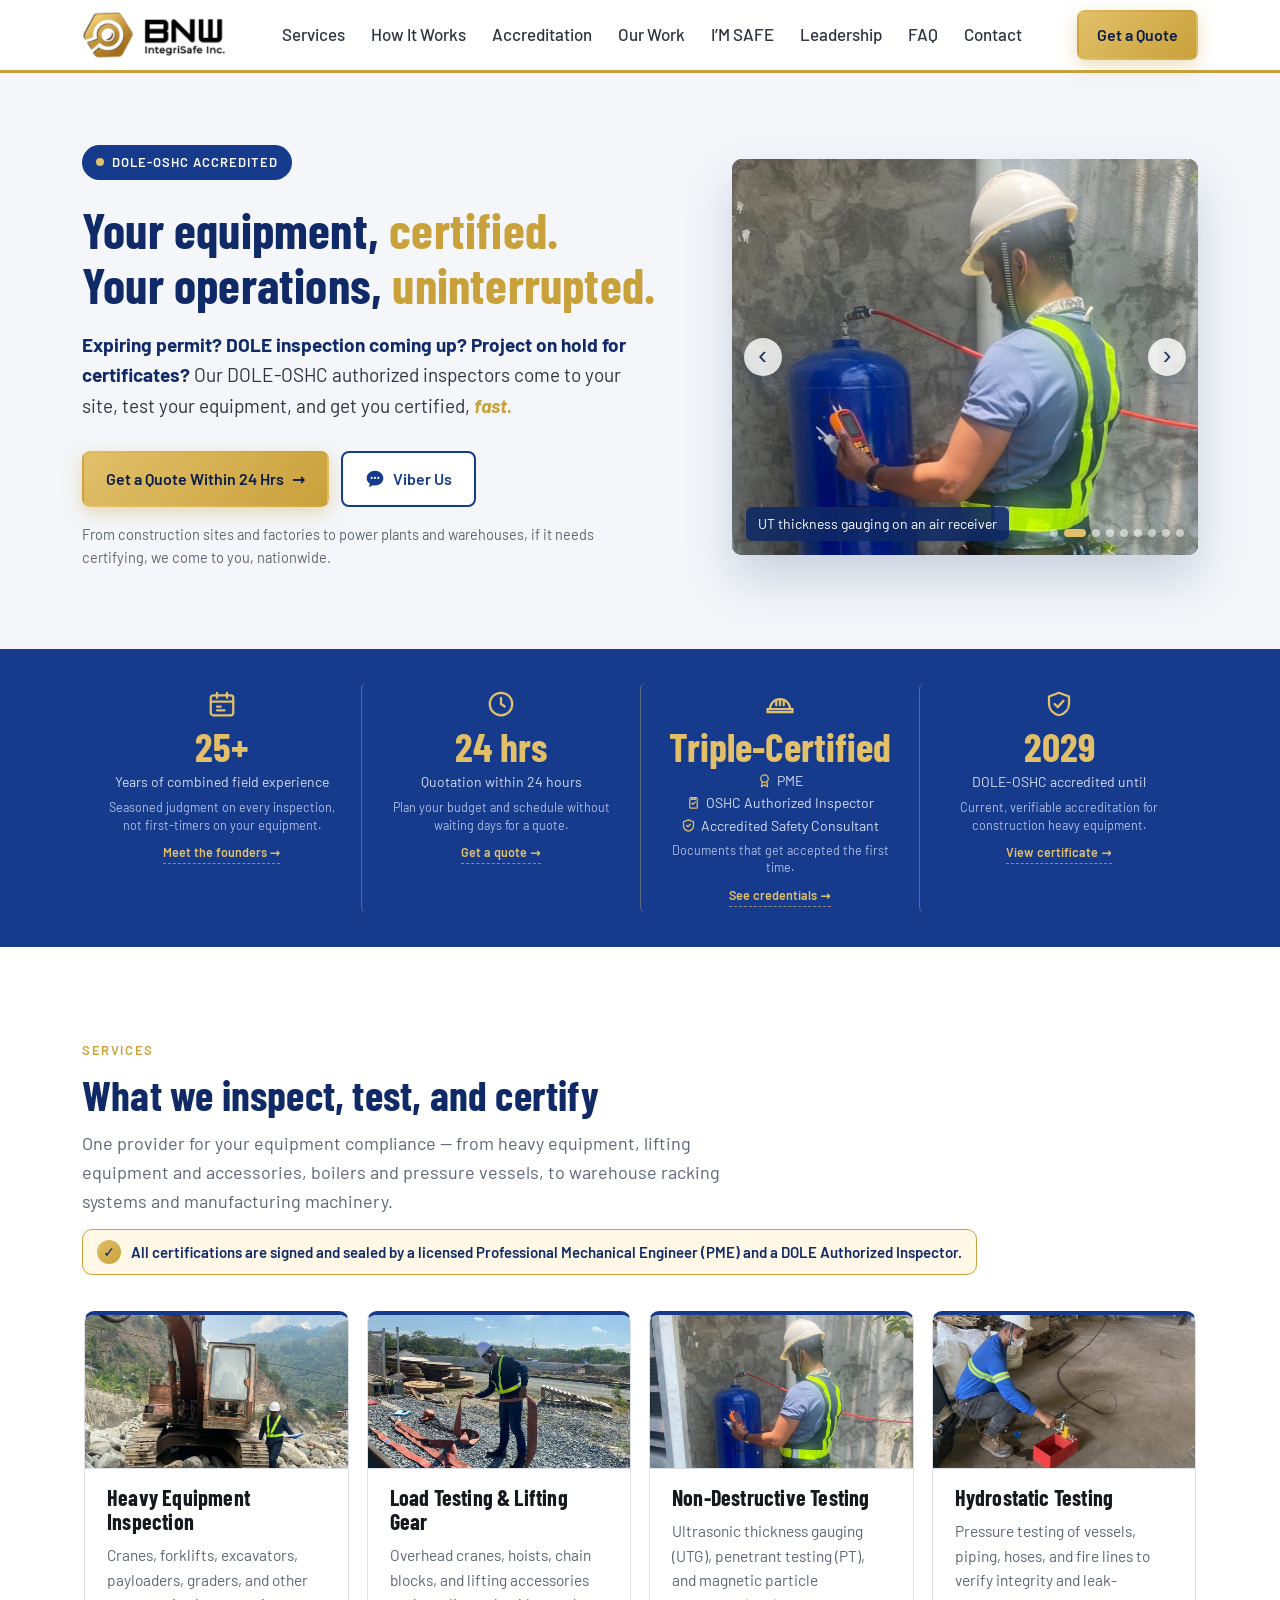
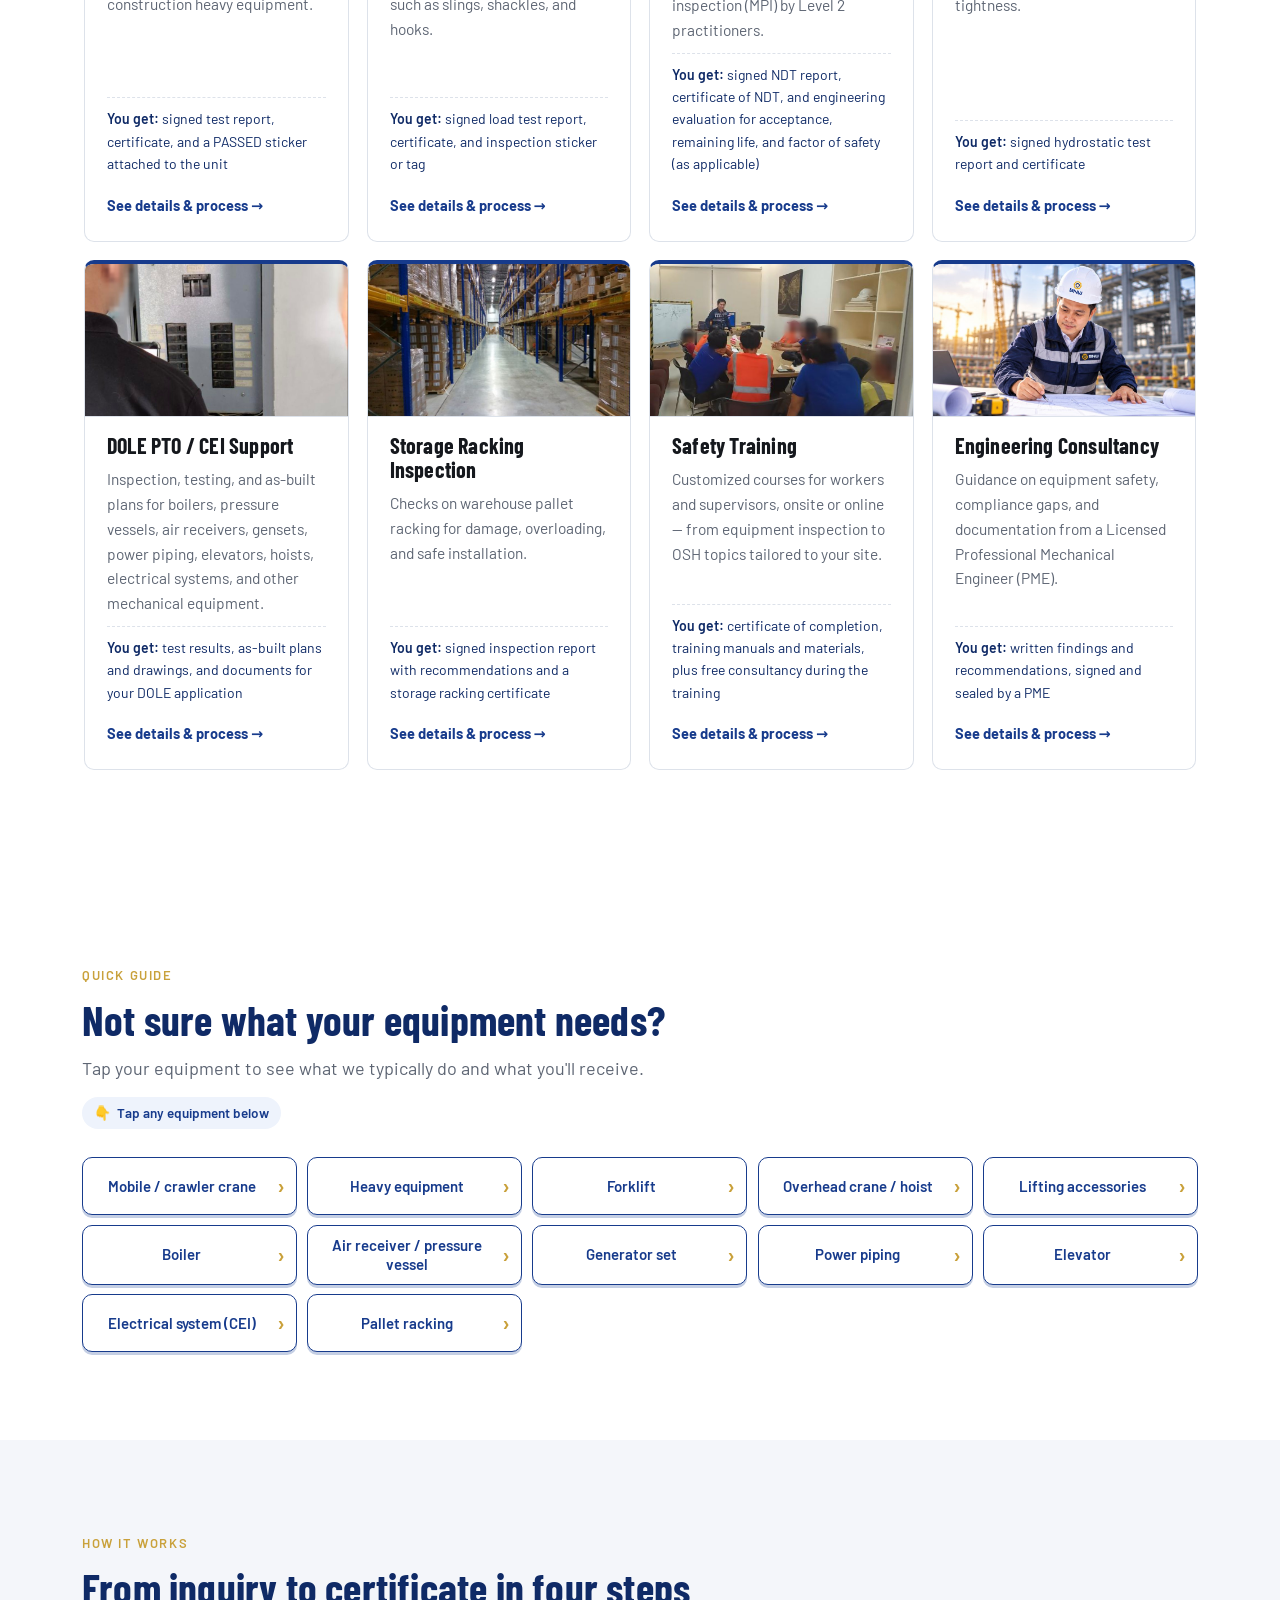
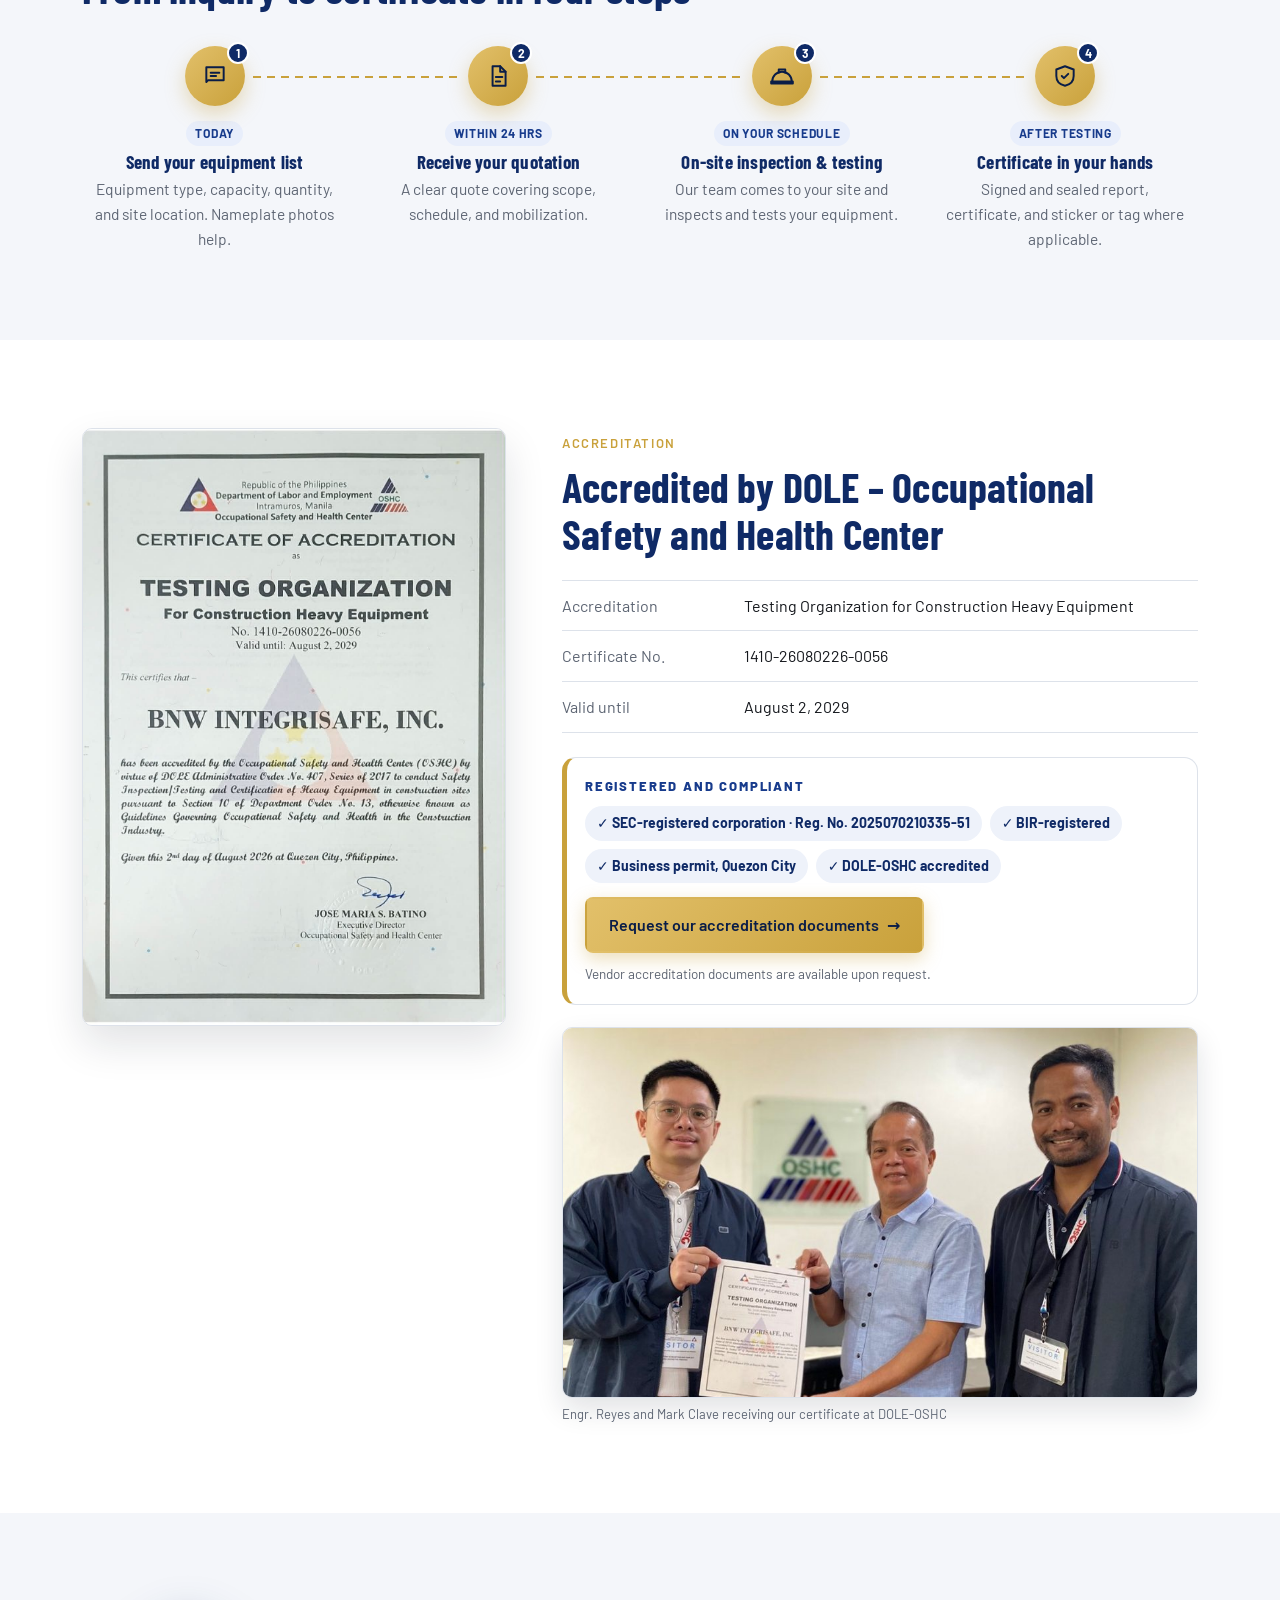
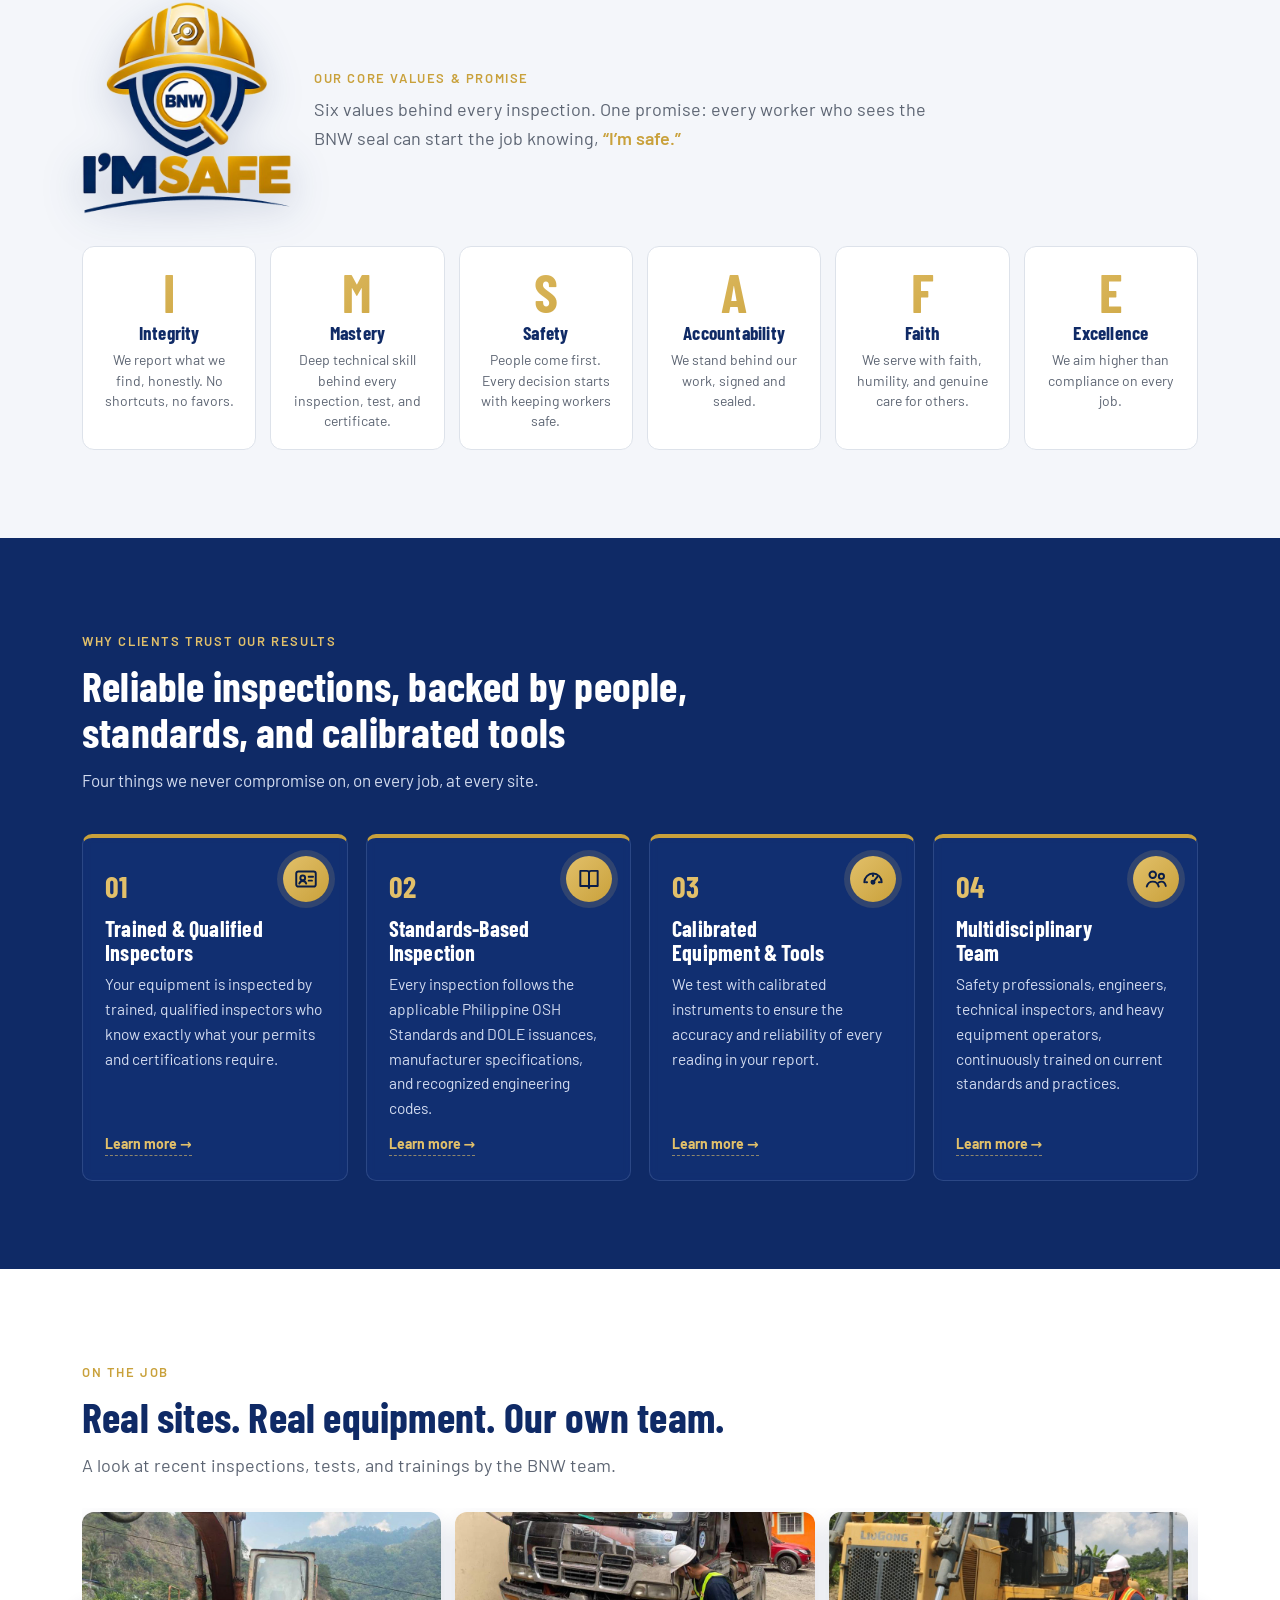
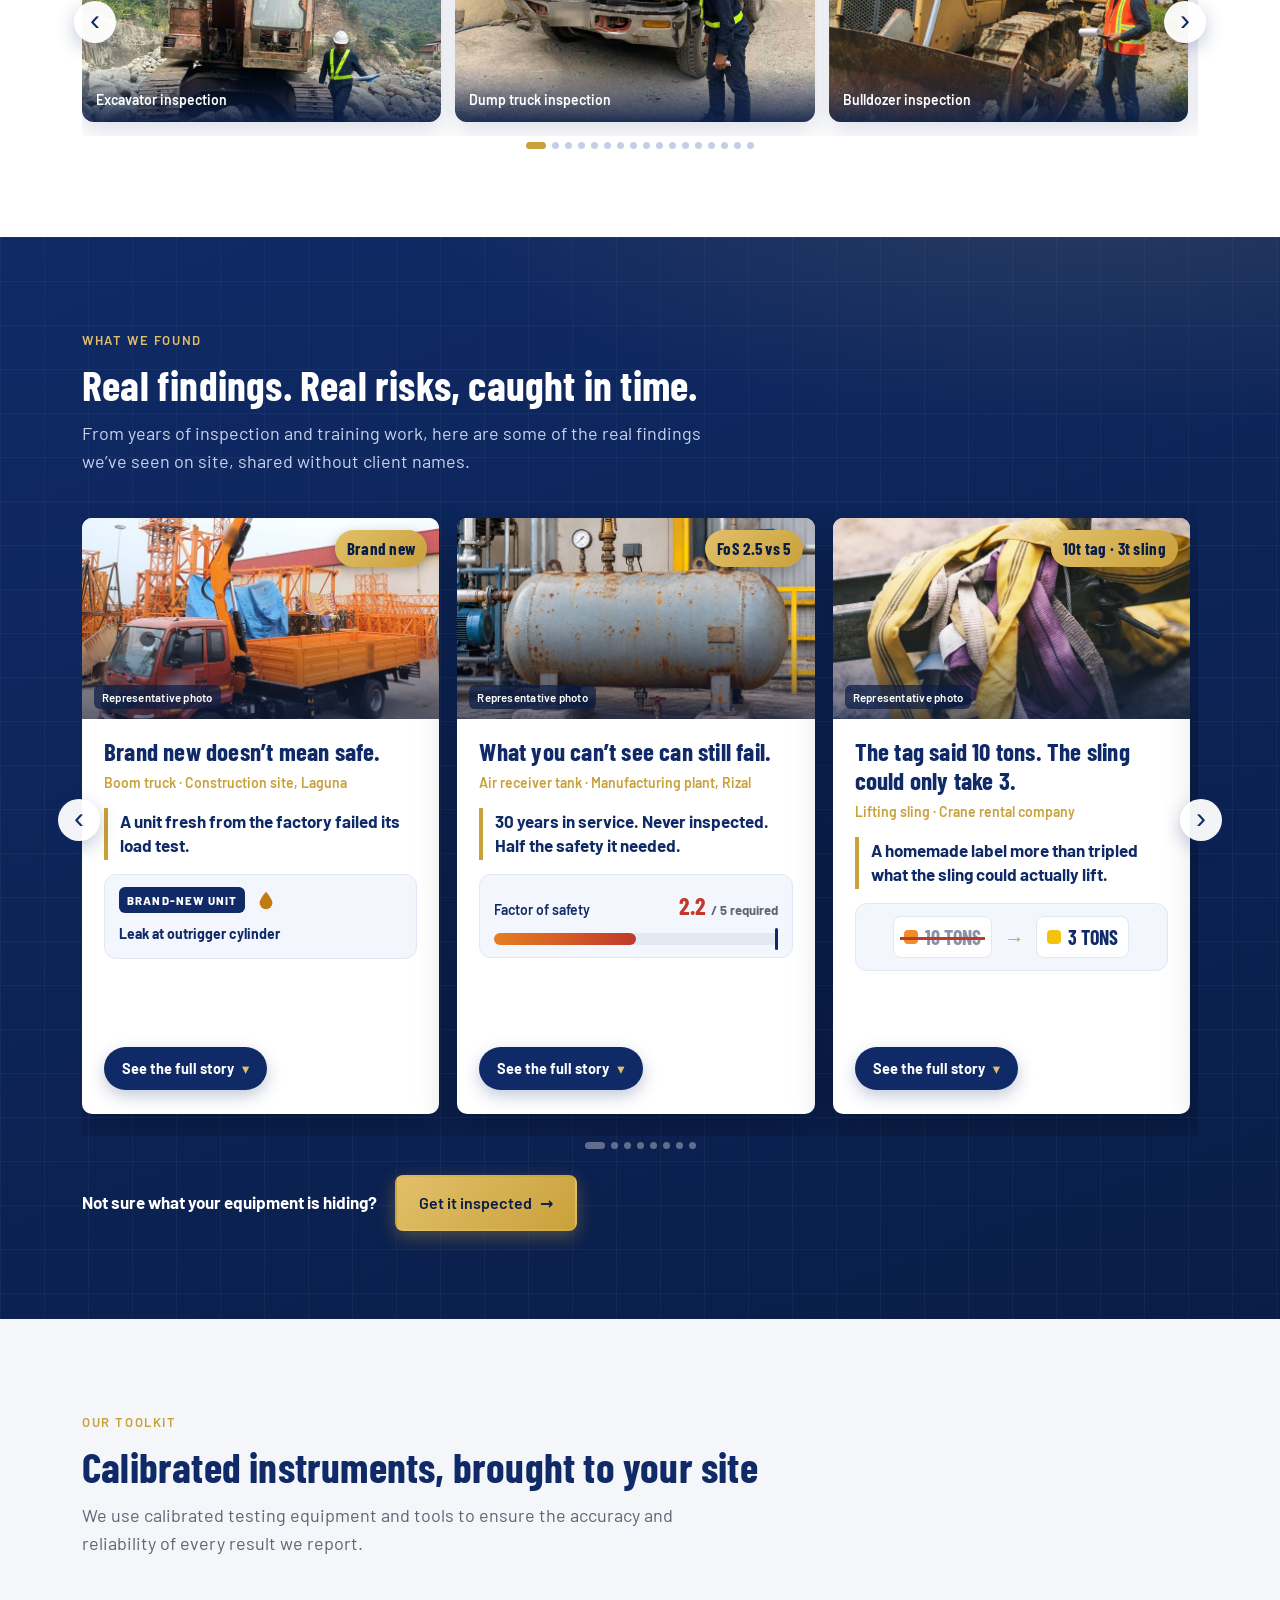
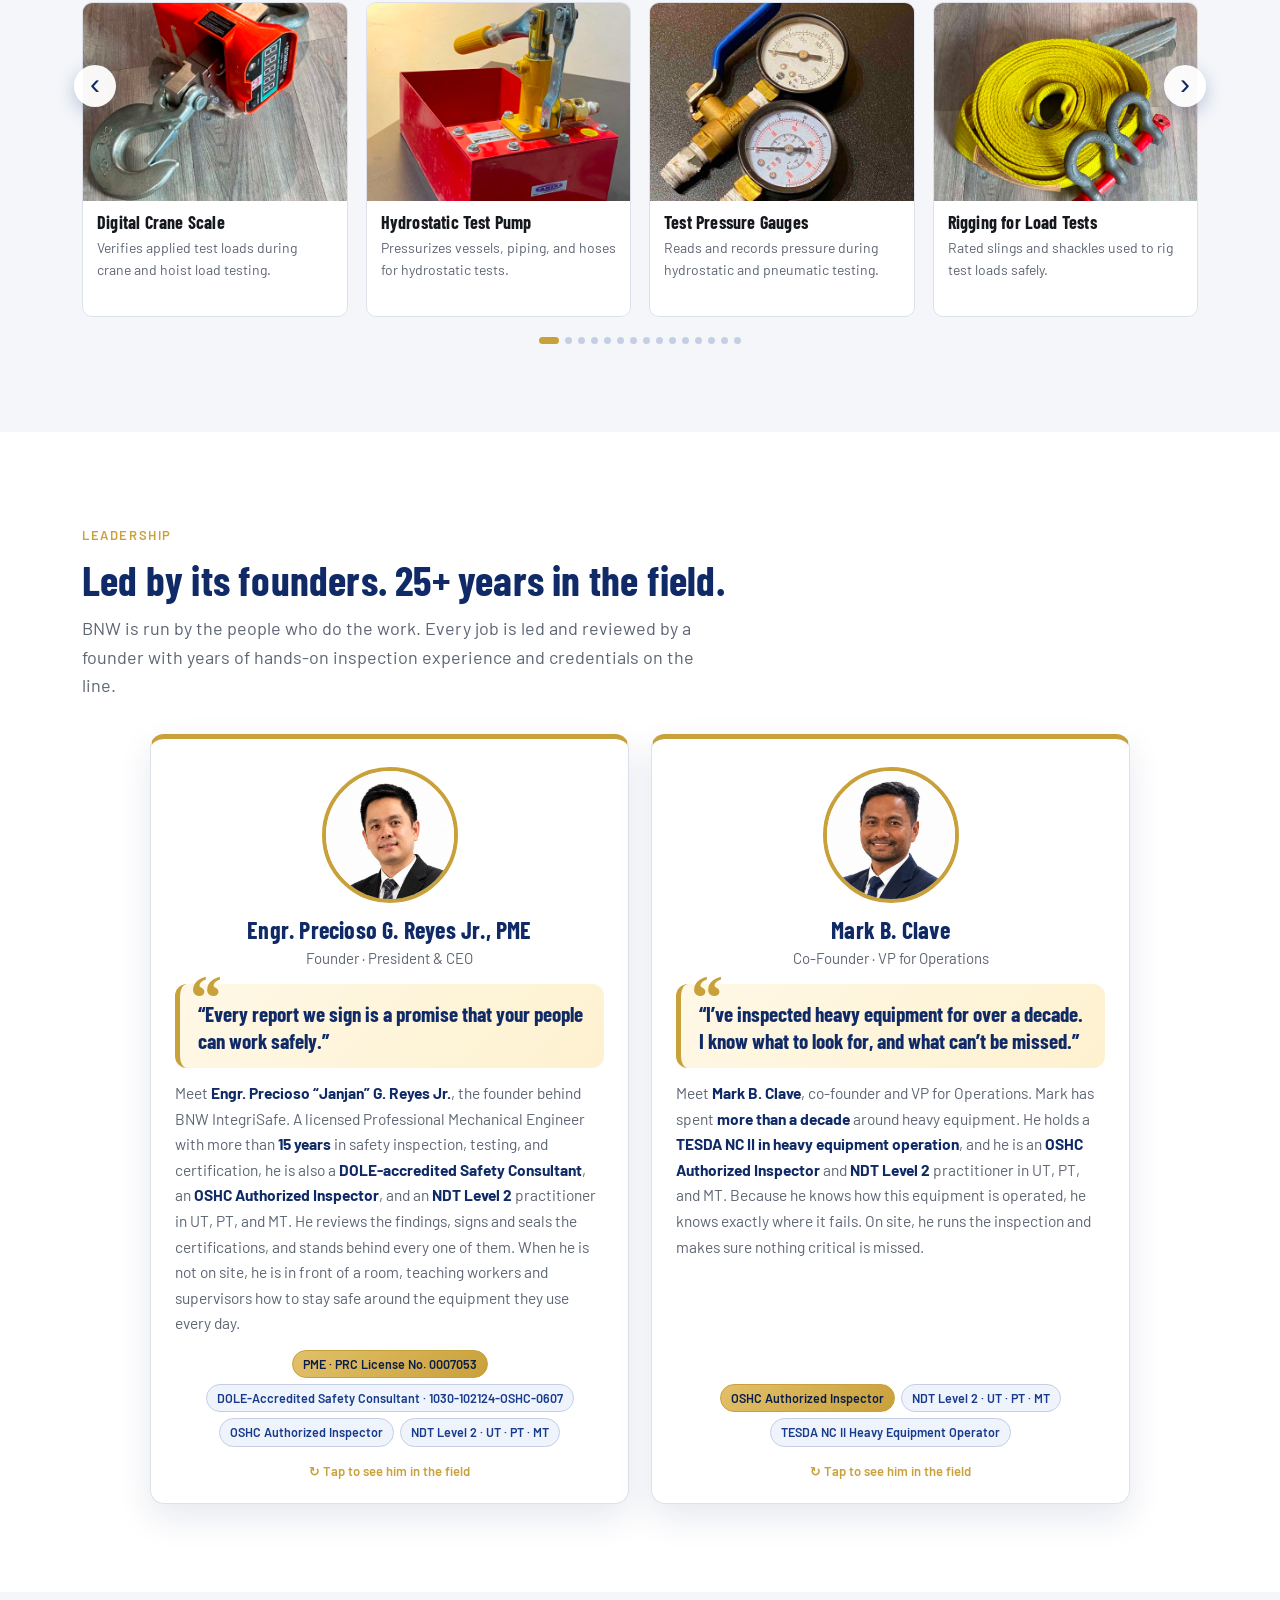
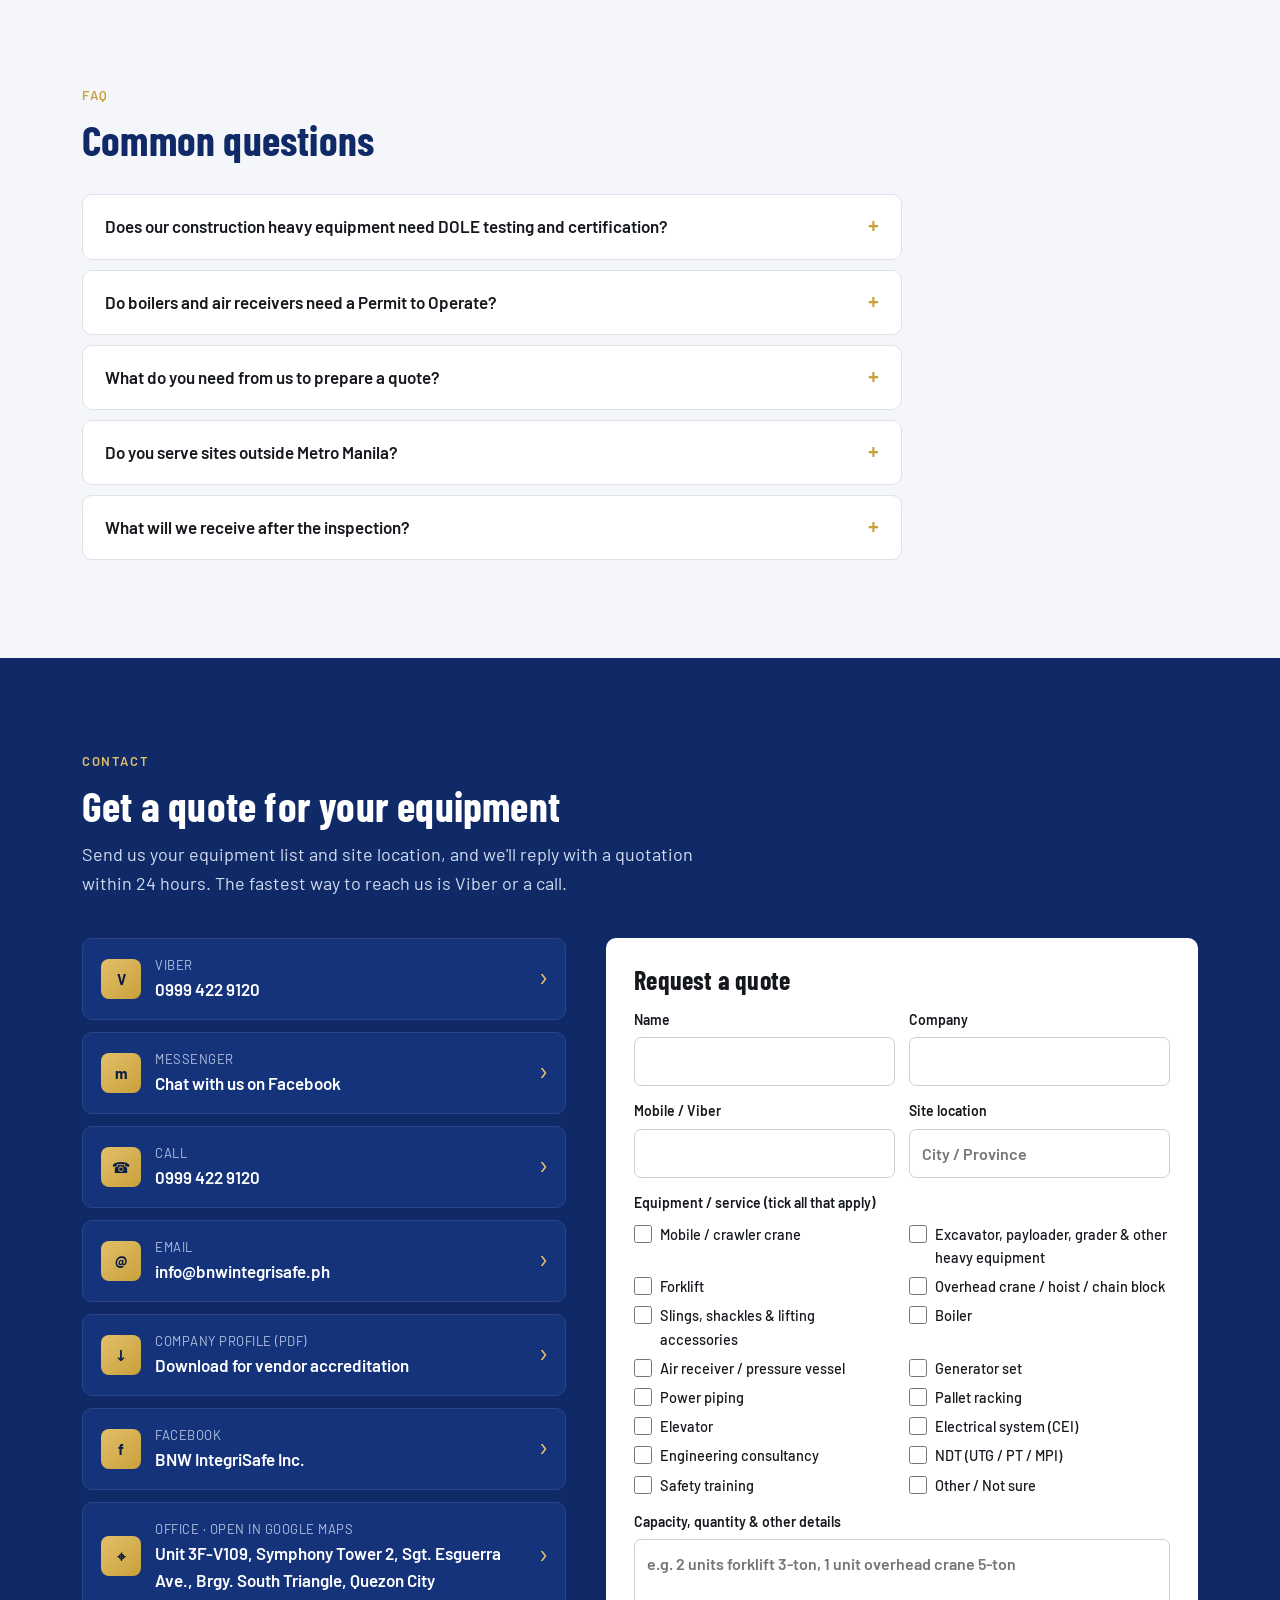
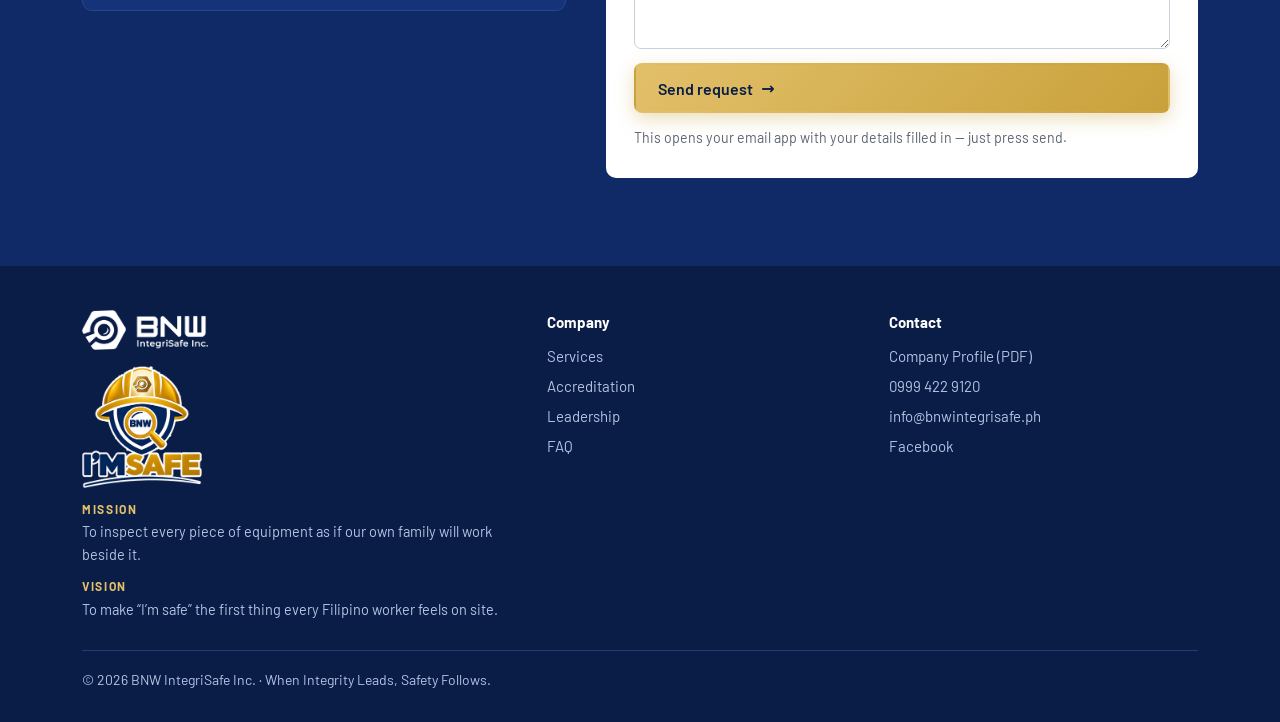
<file: index.html>
<!DOCTYPE html>
<html lang="en">
<head>
<meta charset="UTF-8">
<meta name="viewport" content="width=device-width, initial-scale=1">
<title>BNW IntegriSafe Inc. | DOLE-Accredited Inspection, Testing &amp; Certification</title>
<meta name="description" content="DOLE-OSHC accredited testing organization based in Quezon City. Heavy equipment and lifting inspection, load testing, NDT (UTG, PT, MPI), hydrostatic testing, PTO/CEI support, racking inspection, and safety training nationwide.">
<link rel="canonical" href="https://bnwintegrisafe.ph/">
<link rel="icon" href="images/favicon.png">
<link rel="apple-touch-icon" href="images/favicon.png">
<meta property="og:type" content="website">
<meta property="og:title" content="BNW IntegriSafe Inc. | Inspection, Testing &amp; Certification">
<meta property="og:description" content="DOLE-OSHC accredited, PME-led inspection and testing for heavy equipment, lifting gear, and pressure equipment. Nationwide.">
<meta property="og:image" content="https://bnwintegrisafe.ph/images/forklift-inspection.jpg">
<meta property="og:url" content="https://bnwintegrisafe.ph/">
<link rel="preconnect" href="https://fonts.googleapis.com">
<link rel="preconnect" href="https://fonts.gstatic.com" crossorigin>
<link href="https://fonts.googleapis.com/css2?family=Barlow:wght@400;500;600&family=Barlow+Condensed:wght@600;700&display=swap" rel="stylesheet">
<style>
:root{
  --ink:#15181d; --ink-2:#2e3440; --steel:#5d6573; --line:#dde2ea;
  --paper:#f4f6fa; --white:#ffffff;
  --blue:#173b8c; --blue-dark:#0f2a66; --blue-deep:#0a1d47;
  --gold:#c9a13b; --gold-light:#e2c06a;
  --radius:10px; --max:1160px;
}
*{box-sizing:border-box;margin:0;padding:0}
html,body{overflow-x:hidden;max-width:100%}
.hero-grid>*,.contact-grid>*,.acc-grid>*,.cards>*,.pillars>*,.team>*,.steps>*,.tools>*{min-width:0}
.channel b,.creds li,.facts dd,.bio,h1,h2,h3{overflow-wrap:anywhere}
html{scroll-behavior:smooth;scroll-padding-top:80px}
body{font-family:"Barlow",system-ui,-apple-system,"Segoe UI",Arial,sans-serif;color:var(--ink);background:var(--white);line-height:1.6;font-size:17px}
img{max-width:100%;display:block}
a{color:inherit}
h1,h2,h3{font-family:"Barlow Condensed","Arial Narrow",Arial,sans-serif;line-height:1.1;letter-spacing:.2px}
h2{font-size:clamp(30px,4vw,42px);margin-bottom:12px;color:var(--blue-dark)}
.contact h2{color:#fff}
h3{font-size:22px}
.wrap{max-width:var(--max);margin:0 auto;padding:0 22px}
section{padding:88px 0}
.eyebrow{display:inline-block;font-weight:600;font-size:13px;letter-spacing:1.6px;text-transform:uppercase;color:var(--gold);margin-bottom:10px}
.lead{color:var(--steel);max-width:640px;font-size:18px}
.btn{white-space:nowrap;display:inline-flex;align-items:center;gap:8px;padding:13px 22px;border-radius:8px;font-weight:600;text-decoration:none;border:2px solid transparent;cursor:pointer;font-size:16px;font-family:inherit;transition:transform .15s,background .15s}
.btn:hover{transform:translateY(-1px)}
.btn-gold{background:linear-gradient(135deg,var(--gold-light),var(--gold));color:var(--blue-deep)}
.btn-gold:hover{filter:brightness(1.05)}
.btn-ghost{border-color:var(--blue);color:var(--blue);background:transparent}
.btn-dark{background:var(--blue);color:var(--white)}

/* header */
header{position:sticky;top:0;z-index:50;background:rgba(255,255,255,.96);backdrop-filter:blur(6px);border-bottom:3px solid var(--gold)}
.nav{display:flex;align-items:center;justify-content:space-between;height:70px}
.nav img{height:48px;width:auto}
.nav ul{display:flex;gap:26px;list-style:none}
.nav ul a{text-decoration:none;font-weight:500;color:var(--ink-2)}
.nav ul a:hover{color:var(--blue)}
.nav .btn{padding:10px 18px}
.menu-btn{display:none;background:none;border:0;font-size:28px;cursor:pointer;color:var(--blue)}

/* hero */
.hero{background:var(--paper);padding:72px 0 80px}
.hero-grid{display:grid;grid-template-columns:1.05fr .95fr;gap:56px;align-items:center}
.badge{display:inline-flex;align-items:center;gap:8px;background:var(--blue);color:var(--white);font-size:13px;font-weight:600;letter-spacing:1px;text-transform:uppercase;padding:7px 14px;border-radius:99px;margin-bottom:22px}
.badge i{width:8px;height:8px;border-radius:50%;background:var(--gold-light);display:inline-block}
.hero h1{font-size:clamp(36px,4.6vw,56px);margin-bottom:18px;color:var(--blue-dark)}
.hero p{font-size:19px;color:var(--ink-2);max-width:560px;margin-bottom:30px}
.hero-ctas{display:flex;flex-wrap:wrap;gap:12px}

.hero h1 span{display:block;text-wrap:balance}
.hero h1 em{font-style:normal;color:var(--gold)}
@media(max-width:980px){
  .hero-grid>div:first-child{text-align:center}
  .hero p{margin-left:auto;margin-right:auto}
  .hero-ctas{justify-content:center}
}
@media(max-width:600px){.hero h1{font-size:34px}}
.hero .hero-note{font-size:14.5px;color:var(--steel);margin:16px 0 0}
.hero-photo{position:relative}
.hero-photo img{border-radius:var(--radius);aspect-ratio:4/3.4;object-fit:cover;width:100%;box-shadow:0 24px 48px rgba(15,27,45,.18)}
.hero-photo figcaption{position:absolute;left:16px;bottom:16px;background:rgba(15,42,102,.88);color:#fff;font-size:14px;padding:6px 12px;border-radius:6px}

/* proof strip */
.proof{background:var(--blue);color:var(--white);padding:26px 0}
.proof-grid{display:grid;grid-template-columns:repeat(4,1fr);gap:20px}
.proof strong{display:block;font-family:"Barlow Condensed",Arial,sans-serif;font-size:21px;color:var(--gold-light)}
.proof span{font-size:14.5px;color:#d3dcf0}

/* services */
.cards{display:grid;grid-template-columns:repeat(4,1fr);gap:18px;margin-top:40px}
.card{border:1px solid var(--line);border-radius:var(--radius);padding:24px 22px;display:flex;flex-direction:column;gap:10px;background:var(--white);border-top:4px solid var(--blue)}
.card .art{margin:-24px -22px 6px;background:var(--paper);border-bottom:1px solid var(--line);aspect-ratio:240/140;display:block}
.card .art svg,.card .art img{width:100%;height:100%;display:block;object-fit:cover}
.card{overflow:hidden}
.card p{color:var(--steel);font-size:15.5px;flex:1}
.card .get{font-size:14px;color:var(--blue-dark);border-top:1px dashed var(--line);padding-top:10px}
.card .get b{font-weight:600}

/* process */
.process{background:var(--paper)}
.steps{display:grid;grid-template-columns:repeat(4,1fr);gap:18px;margin-top:40px;counter-reset:s}
.step{background:var(--white);border-radius:var(--radius);padding:26px 22px;border:1px solid var(--line)}
.step:before{counter-increment:s;content:"0" counter(s);font-family:"Barlow Condensed",Arial,sans-serif;font-weight:700;font-size:34px;color:var(--gold);display:block;margin-bottom:6px}
.step p{color:var(--steel);font-size:15.5px;margin-top:6px}

/* accreditation */
.acc-grid{display:grid;grid-template-columns:.8fr 1.2fr;gap:56px;align-items:center}
.acc-grid img{border-radius:var(--radius);border:1px solid var(--line);box-shadow:0 18px 40px rgba(15,27,45,.12)}
.facts{margin:24px 0;border-top:1px solid var(--line)}
.facts div{display:grid;grid-template-columns:170px 1fr;gap:12px;padding:12px 0;border-bottom:1px solid var(--line);font-size:16px}
.facts dt{color:var(--steel)}
.note{font-size:15px;color:var(--steel);background:var(--paper);padding:14px 16px;border-left:4px solid var(--gold);border-radius:4px}



/* clickable cues */
.btn{position:relative;overflow:hidden;transition:transform .15s,box-shadow .2s,background .2s}
.btn:active{transform:scale(.97)}
.btn-gold{box-shadow:0 6px 18px rgba(201,161,59,.35)}
.btn-gold::after{content:"";position:absolute;top:0;left:-60%;width:40%;height:100%;background:linear-gradient(100deg,transparent,rgba(255,255,255,.55),transparent);transform:skewX(-20deg);animation:shine 3.2s ease-in-out infinite}
.cta-pulse{animation:pulseGold 2.4s ease-out infinite}
.arr{display:inline-block;animation:nudge 1.6s ease-in-out infinite}
.btn-viber{background:#fff;box-shadow:0 0 0 0 rgba(23,59,140,.45);animation:pulseBlue 2.4s ease-out 1.2s infinite}
.btn-viber .vb{animation:wiggle 3s ease-in-out infinite;transform-origin:50% 80%}
.btn-viber:hover{background:var(--blue);color:#fff}
@keyframes shine{0%{left:-60%}55%,100%{left:130%}}
@keyframes pulseGold{0%{box-shadow:0 0 0 0 rgba(201,161,59,.6)}70%{box-shadow:0 0 0 14px rgba(201,161,59,0)}100%{box-shadow:0 0 0 0 rgba(201,161,59,0)}}
@keyframes pulseBlue{0%{box-shadow:0 0 0 0 rgba(23,59,140,.45)}70%{box-shadow:0 0 0 14px rgba(23,59,140,0)}100%{box-shadow:0 0 0 0 rgba(23,59,140,0)}}
@keyframes nudge{0%,100%{transform:translateX(0)}50%{transform:translateX(5px)}}
@keyframes wiggle{0%,80%,100%{transform:rotate(0)}84%{transform:rotate(-14deg)}88%{transform:rotate(12deg)}92%{transform:rotate(-8deg)}96%{transform:rotate(5deg)}}
.channel{position:relative;padding-right:44px;transition:transform .15s,border-color .2s,background .2s}
.channel::after{content:"\203A";position:absolute;right:16px;top:50%;margin-top:-17px;line-height:1;font-size:28px;color:var(--gold-light);animation:nudge 1.6s ease-in-out infinite}
.channel:hover,.channel:active{transform:translateY(-2px);background:#183d8f}
@media(max-width:600px){.hero-ctas{flex-direction:column}.hero-ctas .btn{width:100%;justify-content:center}}
@media(prefers-reduced-motion:reduce){.btn-gold::after,.cta-pulse,.arr,.btn-viber,.btn-viber .vb,.channel::after{animation:none}}


/* hero layout + slideshow */
.hero-text{display:contents}
.hero-grid{grid-template-rows:1fr auto auto auto auto auto 1fr;grid-template-areas:". photo" "badge photo" "h1 photo" "p photo" "cta photo" "note photo" ". photo";row-gap:0}
.hero-text>.badge{grid-area:badge;justify-self:start}
.hero-text>h1{grid-area:h1}
.hero-text>p:not(.hero-note){grid-area:p}
.hero-text>.hero-ctas{grid-area:cta}
.hero-text>.hero-note{grid-area:note}
.hero-slides{grid-area:photo;position:relative;aspect-ratio:4/3.4;border-radius:var(--radius);overflow:hidden;box-shadow:0 24px 48px rgba(15,42,102,.18);background:#0f2a66}
.hero-slides .hs{position:absolute;inset:0;opacity:0;transition:opacity 1s ease}
.hero-slides .hs.on{opacity:1}
.hero-slides .hs img{width:100%;height:100%;object-fit:cover;box-shadow:none;border-radius:0;aspect-ratio:auto}
.hero-slides .hs.on img{animation:kb 6s ease-out both}
@keyframes kb{from{transform:scale(1.0)}to{transform:scale(1.08)}}
.hero-slides figcaption{position:absolute;left:14px;bottom:14px;background:rgba(15,42,102,.88);color:#fff;font-size:14px;padding:6px 12px;border-radius:6px}
.hs-dots{position:absolute;right:14px;bottom:18px;display:flex;gap:6px;z-index:2}
.hs-dots i{width:8px;height:8px;border-radius:50%;background:rgba(255,255,255,.55);transition:all .3s}
.hs-dots i.on{width:22px;border-radius:4px;background:var(--gold-light)}
@media(max-width:980px){
  .hero-grid{grid-template-columns:1fr;grid-template-rows:none;grid-template-areas:"badge" "h1" "photo" "p" "cta" "note";row-gap:0}
  .hero-text>.badge{justify-self:center}
  .hero-slides{aspect-ratio:16/10;margin:4px 0 22px}
  .hero-slides figcaption{font-size:12.5px;left:10px;bottom:10px;padding:4px 9px}
  .hs-dots{right:10px;top:10px;bottom:auto}
}
@media(prefers-reduced-motion:reduce){.hero-slides .hs.on img{animation:none}}

/* tighter mobile hero */
@media(max-width:980px){
  .hero-grid{row-gap:0!important;column-gap:0!important}
  .hero{padding:26px 0 40px!important}
  .hero .badge{font-size:11.5px;padding:5px 12px;margin-bottom:14px;letter-spacing:1.2px}
  .hero h1{margin-bottom:14px}
  .hero-slides{margin:2px 0 18px!important}
}
/* stats strip */
.proof{padding:34px 0}
.proof-grid{grid-template-columns:repeat(4,1fr);gap:0}
.stat{text-align:center;padding:6px 14px;border-left:1px solid rgba(226,192,106,.35)}
.stat:first-child{border-left:0}
.stat .sico{color:var(--gold-light);display:block;margin:0 auto 6px}
.proof .stat strong{font-size:40px;line-height:1.05;color:var(--gold-light);display:block}
.proof .stat span{font-size:14px;color:#d3dcf0;display:block;margin-top:4px}
.proof .stat strong .count{display:inline;font-size:inherit;color:inherit;margin:0}
@media(max-width:980px){
  .proof-grid{grid-template-columns:1fr 1fr;gap:0}
  .stat{padding:18px 10px}
  .stat:nth-child(odd){border-left:0}
  .stat:nth-child(n+3){border-top:1px solid rgba(226,192,106,.35)}
}
@media(max-width:600px){.proof .stat strong{font-size:34px}}

/* guide */
.guide{background:var(--white)}
.eq-grid{display:grid;grid-template-columns:repeat(5,1fr);gap:10px;margin-top:28px}
.eq-btn{font:inherit;font-size:15px;font-weight:600;line-height:1.25;padding:10px 12px;min-height:58px;display:flex;align-items:center;justify-content:center;text-align:center;border-radius:10px;border:1.5px solid var(--blue);background:#fff;color:var(--blue);cursor:pointer;transition:all .15s}
.eq-btn:hover{background:var(--paper)}
.eq-btn.on{background:var(--blue);color:#fff}
.eq-result{scroll-margin:96px 0 110px;margin-top:24px;border:1px solid var(--line);border-left:5px solid var(--gold);border-radius:var(--radius);padding:24px;background:var(--paper);max-width:820px;animation:fadeUp .3s ease}
.eq-result h3{font-size:24px;color:var(--blue-dark);margin-bottom:10px}
.eq-result dl div{display:grid;grid-template-columns:150px 1fr;gap:12px;padding:8px 0;border-bottom:1px dashed var(--line)}
.eq-result dt{font-weight:600;color:var(--steel)}
.eq-result .btn{margin-top:18px}
.eq-note{font-size:13px;color:var(--steel);margin-top:12px}
@keyframes fadeUp{from{opacity:0;transform:translateY(8px)}to{opacity:1;transform:none}}
/* form checkboxes */
.eqset{border:0}
.eqset legend{font-size:14px;font-weight:600;margin-bottom:8px}
.chks{display:grid;grid-template-columns:1fr 1fr;gap:6px 14px}
.chk{display:flex!important;align-items:flex-start;gap:8px;font-weight:500!important;font-size:14.5px!important;cursor:pointer}
.chk input{width:18px;height:18px;margin-top:2px;flex:0 0 18px;accent-color:var(--blue)}
/* sticky mobile bar */
.mbar{display:none}
@media(max-width:860px){
  .mbar{display:grid;grid-template-columns:1fr 1fr 1.5fr;position:fixed;left:0;right:0;bottom:0;z-index:60;background:rgba(255,255,255,.94);backdrop-filter:blur(8px);border-top:2px solid var(--gold);box-shadow:0 -3px 10px rgba(10,29,71,.10);padding:5px 8px calc(5px + env(safe-area-inset-bottom));gap:6px}
  .mbar a{display:flex;align-items:center;justify-content:center;gap:5px;text-decoration:none;font-weight:600;font-size:13.5px;line-height:1;color:var(--blue);border:1px solid #c5cfe4;border-radius:7px;padding:8px 4px}
  .mbar a span{font-size:13px}
  .mbar a.mq{background:linear-gradient(135deg,var(--gold-light),var(--gold));color:var(--blue-deep);border-color:var(--gold)}
  body{padding-bottom:52px}
}
@media(max-width:980px){.eq-grid{grid-template-columns:repeat(3,1fr)}}
@media(max-width:600px){.eq-grid{grid-template-columns:1fr 1fr}.chks{grid-template-columns:1fr}.eq-result dl div{grid-template-columns:1fr;gap:2px}}

/* flow steps */
.steps{grid-template-columns:repeat(4,1fr)!important;gap:18px;margin-top:36px}
.step{background:none!important;border:0!important;padding:0 10px!important;text-align:center;position:relative}
.step:before{content:counter(s)!important;width:46px;height:46px;border-radius:50%;background:linear-gradient(135deg,var(--gold-light),var(--gold));color:var(--blue-deep)!important;font-size:22px!important;display:grid!important;place-items:center;margin:0 auto 12px!important;position:relative;z-index:1;box-shadow:0 4px 12px rgba(201,161,59,.35)}
.step:not(:last-child):after{content:"";position:absolute;top:22px;left:calc(50% + 30px);width:calc(100% - 60px + 18px);height:2px;background:repeating-linear-gradient(90deg,var(--gold) 0 8px,transparent 8px 14px)}
.step h3{font-size:19px;color:var(--blue-dark)}
.step p{margin-top:4px!important}
@media(max-width:860px){
  .steps{grid-template-columns:1fr!important;gap:0;margin-top:24px}
  .step{text-align:left;padding:0 0 18px 60px!important;min-height:64px}
  .step:before{position:absolute!important;left:0;top:0;margin:0!important;width:42px;height:42px;font-size:20px!important}
  .step:not(:last-child):after{top:46px;left:20px;width:2px;height:calc(100% - 50px);background:repeating-linear-gradient(180deg,var(--gold) 0 6px,transparent 6px 11px)}
  .step h3{font-size:18px;line-height:1.2}
  .step p{font-size:15px!important}
}


/* services carousel */
.cards.carousel{display:flex!important;gap:16px;overflow-x:auto;scroll-snap-type:x mandatory;scroll-behavior:smooth;padding:4px 2px 14px;margin-top:32px;scrollbar-width:none}
.cards.carousel::-webkit-scrollbar{display:none}
.cards.carousel .card{flex:0 0 280px;scroll-snap-align:start}
@media(max-width:600px){.cards.carousel .card{flex-basis:76vw}}
/* toolkit carousel */
.tools{display:flex!important;gap:14px;margin-top:28px;overflow-x:auto;scroll-snap-type:x mandatory;scroll-behavior:smooth;padding:4px 2px 14px;-webkit-overflow-scrolling:touch;scrollbar-width:none}
.tools::-webkit-scrollbar{display:none}
.tool{flex:0 0 240px;scroll-snap-align:start}
.tool img{aspect-ratio:4/3}
.tool div{padding:12px 14px!important}
.tool h3{font-size:18px}
.tool p{font-size:14px!important}
.tools-hint{display:flex;align-items:center;gap:8px;font-size:13px;color:var(--steel);margin-top:6px}
.car-dots{display:flex;gap:6px;justify-content:center;margin-top:6px}
.car-dots i{width:7px;height:7px;border-radius:50%;background:#c5cfe4;transition:all .25s}
.car-dots i.on{width:20px;border-radius:4px;background:var(--gold)}
@media(max-width:600px){.tool{flex-basis:68vw}}

/* clickable polish: sticky bar + guide chips */
@media(max-width:860px){
  .mbar a{background:#eef3fc;border:1px solid #b9c7e6;box-shadow:0 2px 0 #b9c7e6;transition:transform .1s,box-shadow .1s}
  .mbar a:active{transform:translateY(2px);box-shadow:0 0 0 #b9c7e6}
  .mbar a.mq{position:relative;overflow:hidden;box-shadow:0 2px 0 #a8862f;animation:pulseGold 2.4s ease-out infinite}
  .mbar a.mq:active{box-shadow:0 0 0 #a8862f}
  .mbar a.mq::after{content:"";position:absolute;top:0;left:-60%;width:40%;height:100%;background:linear-gradient(100deg,transparent,rgba(255,255,255,.6),transparent);transform:skewX(-20deg);animation:shine 3.2s ease-in-out infinite}
  .mbar a.mq b{display:inline-block;animation:nudge 1.6s ease-in-out infinite;font-weight:700}
}
.eq-btn{position:relative;padding-right:28px!important;box-shadow:0 3px 0 #c5cfe4;transition:transform .1s,box-shadow .1s,background .15s,color .15s}
.eq-btn::after{content:"\203A";position:absolute;right:11px;top:50%;margin-top:-12px;font-size:22px;line-height:1;color:var(--gold)}
.eq-btn:active{transform:translateY(3px);box-shadow:0 0 0 #c5cfe4}
.eq-btn.on{box-shadow:0 3px 0 var(--blue-deep)}
.eq-btn.on::after{color:var(--gold-light);content:"\2713";font-size:16px;margin-top:-9px}
.eq-tap{display:inline-flex;align-items:center;gap:6px;font-size:13.5px;font-weight:600;color:var(--blue);background:#eef3fc;border-radius:99px;padding:5px 12px;margin-top:14px}
.eq-tap span{display:inline-block;animation:tap 1.4s ease-in-out infinite}
@keyframes tap{0%,100%{transform:translateY(0)}50%{transform:translateY(-4px)}}
.guide.seen .eq-btn{animation:pop .45s ease both}
.guide.seen .eq-btn:nth-child(2){animation-delay:.05s}.guide.seen .eq-btn:nth-child(3){animation-delay:.1s}.guide.seen .eq-btn:nth-child(4){animation-delay:.15s}.guide.seen .eq-btn:nth-child(5){animation-delay:.2s}.guide.seen .eq-btn:nth-child(6){animation-delay:.25s}.guide.seen .eq-btn:nth-child(7){animation-delay:.3s}.guide.seen .eq-btn:nth-child(8){animation-delay:.35s}.guide.seen .eq-btn:nth-child(9){animation-delay:.4s}.guide.seen .eq-btn:nth-child(10){animation-delay:.45s}
@keyframes pop{0%{transform:scale(.92);opacity:.4}60%{transform:scale(1.04);opacity:1}100%{transform:scale(1)}}
@media(prefers-reduced-motion:reduce){.mbar a.mq,.mbar a.mq::after,.mbar a.mq b,.eq-tap span,.guide.seen .eq-btn{animation:none}}

/* stats why lines */
.proof .stat em{display:block;font-style:normal;font-size:12.5px;line-height:1.4;color:#aebde0;margin-top:6px;max-width:230px;margin-left:auto;margin-right:auto}
/* quality showcase */
.quality{position:relative;overflow:hidden;background:linear-gradient(180deg,rgba(10,29,71,.82),rgba(15,42,102,.9)),url(images/forklift-inspection.jpg) center/cover no-repeat}
.quality .wrap{position:relative;z-index:1}
.q-lead{color:#d3dcf0;font-size:17px;margin-top:4px}
.pillar{position:relative;overflow:hidden;background:rgba(20,51,122,.55)!important;backdrop-filter:blur(4px);transition:transform .25s,box-shadow .25s,border-color .25s}
.pillar:hover{transform:translateY(-6px);box-shadow:0 18px 36px rgba(0,0,0,.35);border-color:var(--gold)!important}
.pillar::before{content:"";position:absolute;top:0;left:-70%;width:50%;height:4px;background:linear-gradient(90deg,transparent,#fff7d6,transparent);animation:topshine 4s ease-in-out infinite}
.pillar:nth-child(2)::before{animation-delay:1s}.pillar:nth-child(3)::before{animation-delay:2s}.pillar:nth-child(4)::before{animation-delay:3s}
@keyframes topshine{0%{left:-70%}50%,100%{left:120%}}
.picon{position:absolute;top:18px;right:18px;width:46px;height:46px;border-radius:50%;display:grid;place-items:center;color:var(--blue-deep);background:linear-gradient(135deg,var(--gold-light),var(--gold));box-shadow:0 0 0 6px rgba(226,192,106,.15)}
.pillar h3{padding-right:52px}
.reveal .pillar{opacity:0;transform:translateY(28px)}
.reveal.in .pillar{opacity:1;transform:none;transition:opacity .6s ease,transform .6s ease}
.reveal.in .pillar:nth-child(2){transition-delay:.12s}.reveal.in .pillar:nth-child(3){transition-delay:.24s}.reveal.in .pillar:nth-child(4){transition-delay:.36s}
.reveal.in .picon{animation:iconpop .6s ease .3s both}
@keyframes iconpop{0%{transform:scale(.4)}70%{transform:scale(1.15)}100%{transform:scale(1)}}
@media(prefers-reduced-motion:reduce){.pillar::before{animation:none}.reveal .pillar{opacity:1;transform:none}}

/* founders flip cards */
#team .team{grid-template-columns:repeat(2,1fr)!important;gap:22px;max-width:980px}
.fcard{perspective:1400px;cursor:pointer;outline:none}
.fc-in{display:grid;transition:transform .8s cubic-bezier(.2,.7,.2,1);transform-style:preserve-3d}
.fcard.flipped .fc-in{transform:rotateY(180deg)}
.fc-front,.fc-back{grid-area:1/1;backface-visibility:hidden;-webkit-backface-visibility:hidden;border-radius:14px}
.fc-front{background:#fff;border:1px solid var(--line);border-top:5px solid var(--gold);padding:28px 24px 22px;text-align:center;box-shadow:0 14px 34px rgba(15,42,102,.10);display:flex;flex-direction:column;align-items:center}
.fc-photo{width:136px;height:136px;border-radius:50%;object-fit:cover;border:4px solid var(--gold);animation:glow 3s ease-in-out infinite;margin-bottom:14px}
@keyframes glow{0%,100%{box-shadow:0 0 0 6px rgba(226,192,106,.18),0 10px 24px rgba(15,42,102,.18)}50%{box-shadow:0 0 0 12px rgba(226,192,106,.06),0 10px 24px rgba(15,42,102,.18)}}
.fc-front h3{font-size:24px;color:var(--blue-dark)}
.fc-role{color:var(--steel);font-size:15px;margin-top:2px}
.fc-exp{display:flex;align-items:center;gap:10px;margin:14px 0 4px;background:var(--paper);border-radius:10px;padding:8px 14px;text-align:left}
.fc-exp b{font-family:"Barlow Condensed",Arial,sans-serif;font-size:34px;line-height:1;color:var(--gold)}
.fc-exp b .count{font:inherit;color:inherit}
.fc-exp span{font-size:13.5px;color:var(--ink-2);line-height:1.3}
.fc-front blockquote{font-style:italic;font-size:16px;color:var(--blue-dark);margin:14px 4px;padding:0 6px;position:relative}
.chips{display:flex;flex-wrap:wrap;gap:6px;justify-content:center;margin-top:2px}
.chip{font-size:12.5px;font-weight:600;line-height:1.3;padding:5px 10px;border-radius:99px;background:#eef3fc;color:var(--blue);border:1px solid #c5cfe4}
.chip.gold{background:linear-gradient(135deg,var(--gold-light),var(--gold));color:var(--blue-deep);border-color:var(--gold)}
.fc-hint{display:inline-block;margin-top:14px;font-size:13px;font-weight:600;color:var(--gold);animation:nudge 1.8s ease-in-out infinite}
.fc-back{transform:rotateY(180deg);position:relative;overflow:hidden;background:#0f2a66;min-height:100%}
.fc-back img{position:absolute;inset:0;width:100%;height:100%;object-fit:cover}
.fc-cap{position:absolute;left:0;right:0;bottom:0;padding:18px 20px;background:linear-gradient(0deg,rgba(10,29,71,.92),rgba(10,29,71,0));color:#fff;font-size:15px}
.fc-cap b{display:block;color:var(--gold-light);font-family:"Barlow Condensed",Arial,sans-serif;font-size:20px}
.fc-cap .fc-hint{color:#fff;margin-top:6px}
@media(max-width:860px){#team .team{grid-template-columns:1fr!important}}
@media(prefers-reduced-motion:reduce){.fc-photo,.fc-hint{animation:none}.fc-in{transition:none}}

/* flip back: full photo + caption panel */
.fc-back{display:flex;flex-direction:column;background:var(--blue-dark)!important}
.fc-back img{position:static!important;width:100%;height:auto!important;aspect-ratio:4/5;max-height:72%;object-fit:cover;object-position:center top;flex:0 1 auto;border-radius:14px 14px 0 0}
.fc-cap{position:static!important;flex:1;background:var(--blue-dark)!important;padding:16px 20px 18px!important;display:flex;flex-direction:column;justify-content:center;text-align:left}
.fc-cap p{color:#d3dcf0;font-size:14px;margin-top:6px;line-height:1.45}
@media(max-width:860px){.fc-back img{max-height:none}}

/* accreditation media */
.acc-media{display:grid;gap:14px;justify-items:center}
.acc-award{margin:0;width:100%;max-width:380px}
.acc-award img{width:100%;border-radius:var(--radius);border:1px solid var(--line);box-shadow:0 12px 28px rgba(15,27,45,.12)}
.acc-award figcaption{font-size:13px;color:var(--steel);margin-top:6px;text-align:center}
/* on the job gallery */
.work{background:var(--white)}
.shots{display:flex;gap:14px;overflow-x:auto;scroll-snap-type:x mandatory;scroll-behavior:smooth;margin-top:28px;padding:4px 2px 14px;scrollbar-width:none}
.shots::-webkit-scrollbar{display:none}
.shot{flex:0 0 340px;margin:0;scroll-snap-align:start;position:relative;border-radius:12px;overflow:hidden;box-shadow:0 10px 24px rgba(15,42,102,.14)}
.shot img{width:100%;aspect-ratio:12/7;object-fit:cover;display:block;transition:transform .5s}
.shot:hover img{transform:scale(1.05)}
.shot figcaption{position:absolute;left:0;right:0;bottom:0;padding:22px 14px 10px;color:#fff;font-size:14px;font-weight:600;background:linear-gradient(0deg,rgba(10,29,71,.9),rgba(10,29,71,0))}
@media(max-width:600px){.shot{flex-basis:82vw}}

/* services seal note */
.seal-note{display:inline-flex;align-items:center;gap:10px;margin-top:14px;background:#fff8e6;border:1px solid var(--gold);color:var(--blue-dark);font-weight:600;font-size:15px;padding:10px 14px;border-radius:10px}
.seal-note span{display:grid;place-items:center;width:24px;height:24px;flex:0 0 24px;border-radius:50%;background:linear-gradient(135deg,var(--gold-light),var(--gold));color:var(--blue-deep);font-size:14px}
/* founder back slideshow */
.bslides{position:relative;width:100%;aspect-ratio:4/5;overflow:hidden;border-radius:14px 14px 0 0;background:#0a1d47;flex:0 0 auto}
.bslides .bs{position:absolute;inset:0;margin:0;opacity:0;transition:opacity .8s}
.bslides .bs.on{opacity:1}
.bslides .bs img{position:static!important;width:100%;height:100%!important;object-fit:cover;aspect-ratio:auto;max-height:none;border-radius:0}
.bslides figcaption{position:absolute;left:10px;bottom:10px;background:rgba(10,29,71,.85);color:#fff;font-size:12.5px;padding:4px 9px;border-radius:6px}
.bs-dots{position:absolute;top:10px;right:10px;display:flex;gap:5px;z-index:2}
.bs-dots i{width:7px;height:7px;border-radius:50%;background:rgba(255,255,255,.6);transition:all .3s}
.bs-dots i.on{width:18px;border-radius:4px;background:var(--gold-light)}

/* I'M SAFE */
.imsafe{background:var(--paper)}
.im-head{display:flex;gap:22px;align-items:center}
.sr-only{position:absolute!important;width:1px;height:1px;overflow:hidden;clip:rect(0 0 0 0);white-space:nowrap}
.imsafe .eyebrow{margin-bottom:6px}
.im-badge{flex:0 0 auto;width:170px;height:auto;filter:drop-shadow(0 12px 20px rgba(15,42,102,.22));animation:beat 3s ease-in-out infinite}
.im-heart{flex:0 0 96px;width:96px;height:96px;border-radius:50%;display:grid;place-items:center;background:#fff;border:3px solid var(--gold);box-shadow:0 0 0 8px rgba(226,192,106,.18);animation:beat 2.4s ease-in-out infinite}
@keyframes beat{0%,100%{transform:scale(1)}15%{transform:scale(1.04)}30%{transform:scale(1)}45%{transform:scale(1.025)}}
.im-title{font-size:clamp(44px,7vw,72px)!important;letter-spacing:2px;line-height:1;color:var(--blue-dark);margin:2px 0 8px}
.imsafe .lead em{font-style:normal;color:var(--gold);font-weight:600}
.vals{display:grid;grid-template-columns:repeat(6,1fr);gap:14px;margin-top:32px}
.val{background:#fff;border:1px solid var(--line);border-radius:12px;padding:18px 16px;text-align:center;position:relative;overflow:hidden;transition:transform .2s,box-shadow .2s}
.val:hover{transform:translateY(-4px);box-shadow:0 14px 28px rgba(15,42,102,.12)}
.val b{display:block;font-family:"Barlow Condensed",Arial,sans-serif;font-size:54px;line-height:1;background:linear-gradient(135deg,var(--gold-light),var(--gold));-webkit-background-clip:text;background-clip:text;color:transparent}
.val h3{font-size:19px;color:var(--blue-dark);margin:4px 0 6px}
.val p{font-size:14px;color:var(--steel);line-height:1.45}
@media(max-width:980px){.vals{grid-template-columns:repeat(3,1fr)}}
@media(max-width:600px){.vals{grid-template-columns:1fr 1fr;gap:10px}.im-head{flex-direction:column;text-align:center}.val{padding:14px 12px}.val b{font-size:46px}}
@media(prefers-reduced-motion:reduce){.im-heart,.im-badge{animation:none}}
.stat strong.sm{font-size:clamp(24px,6.4vw,40px);line-height:1.05}

a.stat{color:inherit;text-decoration:none;cursor:pointer;transition:background .2s;border-radius:6px}
a.stat:hover,a.stat:focus-visible{background:rgba(255,255,255,.06)}
.stat .go{display:inline-block;margin-top:8px;font-size:12.5px;font-weight:600;color:var(--gold-light);border-bottom:1px dashed rgba(226,192,106,.6);padding-bottom:1px}
a.stat:hover .go{border-bottom-style:solid}
.proof .stat .creds i{display:block;font-style:normal;line-height:1.45;margin-top:2px}
.proof .stat .creds svg{color:var(--gold-light);vertical-align:-2px;margin-right:5px}
@media(max-width:600px){.proof .stat .creds i{font-size:13px}}

/* clickable cards + sheet */
.clicky{cursor:pointer;transition:transform .2s,box-shadow .2s}
.card.clicky:hover{transform:translateY(-3px);box-shadow:0 14px 30px rgba(15,42,102,.14)}
.card .more{margin-top:auto;align-self:flex-start;background:none;border:0;padding:8px 0 0;font:inherit;font-weight:700;font-size:14.5px;color:var(--blue);cursor:pointer}
.card .more span{display:inline-block;transition:transform .2s}.card.clicky:hover .more span{transform:translateX(4px)}
.pillar.clicky:hover{transform:translateY(-3px)}
.pillar .pmore{display:inline-block;margin-top:10px;font-weight:700;font-size:14px;color:var(--gold-light);border-bottom:1px dashed rgba(226,192,106,.6)}
.sheet{position:fixed;inset:0;z-index:200;display:none}
.sheet.open{display:block}
.sheet-bg{position:absolute;inset:0;background:rgba(6,18,46,.6);backdrop-filter:blur(2px);animation:fdin .25s}
.sheet-box{position:absolute;left:50%;top:50%;transform:translate(-50%,-50%);width:min(760px,94vw);max-height:88vh;overflow:auto;background:var(--white);border-radius:18px;box-shadow:0 30px 80px rgba(0,0,0,.35);animation:popin .3s cubic-bezier(.2,.8,.2,1)}
.sheet-x{position:absolute;top:10px;right:10px;z-index:3;width:38px;height:38px;border-radius:50%;border:0;background:rgba(255,255,255,.92);font-size:26px;line-height:1;color:var(--blue-dark);cursor:pointer;box-shadow:0 2px 8px rgba(0,0,0,.2)}
@keyframes fdin{from{opacity:0}}@keyframes popin{from{opacity:0;transform:translate(-50%,-46%)}}
@media(max-width:700px){.sheet-box{left:0;right:0;top:auto;bottom:0;transform:none;width:100%;max-height:90vh;border-radius:18px 18px 0 0;animation:slup .3s cubic-bezier(.2,.8,.2,1)}@keyframes slup{from{transform:translateY(40%);opacity:0}}}
.sh-hero{position:relative;height:200px;background:#0a1d47}
.sh-hero img{width:100%;height:100%;object-fit:cover;opacity:.85}
.sh-hero h3{position:absolute;left:22px;right:22px;bottom:16px;color:#fff;font-family:"Barlow Condensed",Arial,sans-serif;font-size:30px;line-height:1.1;text-shadow:0 2px 12px rgba(0,0,0,.5)}
.sh-in{padding:20px 22px 26px}
.sh-in .intro{font-size:16.5px;color:var(--steel)}
.sh-in h4{margin:22px 0 10px;font-size:13px;letter-spacing:.14em;text-transform:uppercase;color:var(--gold)}
.sh-chips{display:flex;flex-wrap:wrap;gap:8px}
.sh-chips span{background:#eef2fa;color:var(--blue-dark);font-size:14px;font-weight:600;padding:6px 11px;border-radius:999px}
.sh-steps{list-style:none;margin:0;padding:0;counter-reset:x}
.sh-steps li{position:relative;padding:0 0 14px 46px;counter-increment:x}
.sh-steps li:before{content:counter(x);position:absolute;left:0;top:0;width:32px;height:32px;border-radius:50%;background:linear-gradient(135deg,var(--gold-light),var(--gold));color:var(--blue-deep);font-weight:800;display:grid;place-items:center}
.sh-steps li:not(:last-child):after{content:"";position:absolute;left:15px;top:34px;bottom:2px;border-left:2px dashed var(--gold)}
.sh-steps b{display:block;color:var(--blue-dark)}
.sh-steps span{font-size:15px;color:var(--steel)}
.sh-get{margin-top:20px;background:#fff8e6;border:1px solid var(--gold);border-radius:12px;padding:14px 16px;color:var(--blue-dark)}
.sh-get b{display:block;font-size:13px;letter-spacing:.12em;text-transform:uppercase;color:var(--gold);margin-bottom:4px}
.sh-ref{margin-top:12px;font-size:13.5px;color:var(--steel)}
.sh-seal{margin-top:8px;font-size:13.5px;color:var(--blue-dark);font-weight:600}
.sh-list{list-style:none;padding:0;margin:0}
.sh-list li{position:relative;padding:8px 0 8px 30px;border-bottom:1px solid var(--line);color:var(--blue-dark);font-weight:600}
.sh-list li:before{content:"\2713";position:absolute;left:0;top:8px;width:20px;height:20px;border-radius:50%;background:var(--gold);color:var(--blue-deep);font-size:12px;display:grid;place-items:center}
.sh-cta{display:flex;flex-wrap:wrap;gap:10px;margin-top:22px}
.sh-q{padding:30px 22px 26px}
.sh-q h3{font-family:"Barlow Condensed",Arial,sans-serif;font-size:30px;color:var(--blue-dark);padding-right:40px}
/* footer mission/vision */
.mv p{margin-top:12px;font-size:14.5px;line-height:1.55}
.mv b{display:block;color:var(--gold-light);font-size:12px;letter-spacing:.14em;text-transform:uppercase;margin-bottom:2px}
/* lively steps */
.steps.live .step:before{display:none!important}
.steps.live .sic{position:relative;width:60px;height:60px;border-radius:50%;background:linear-gradient(135deg,var(--gold-light),var(--gold));color:var(--blue-deep);display:grid;place-items:center;margin:0 auto 12px;box-shadow:0 8px 20px rgba(201,161,59,.35);transform:scale(.4);opacity:0;transition:transform .5s cubic-bezier(.3,1.6,.5,1),opacity .4s}
.steps.live .sic b{position:absolute;top:-4px;right:-4px;width:22px;height:22px;border-radius:50%;background:var(--blue-dark);color:#fff;font-size:12px;display:grid;place-items:center;border:2px solid #fff}
.steps.live .when{display:inline-block;font-size:12px;font-weight:700;letter-spacing:.06em;text-transform:uppercase;color:var(--blue);background:#e8eefb;padding:3px 9px;border-radius:999px;margin-bottom:6px}
.steps.live .step h3,.steps.live .step p,.steps.live .when{opacity:0;transform:translateY(10px);transition:opacity .5s,transform .5s}
.steps.live .step:not(:last-child):after{top:30px!important;left:calc(50% + 38px)!important;width:calc(100% - 76px + 18px)!important;transform:scaleX(0);transform-origin:left;transition:transform .6s ease}
.steps.live .step.in .sic{transform:scale(1);opacity:1}
.steps.live .step.in h3,.steps.live .step.in p,.steps.live .step.in .when{opacity:1;transform:none}
.steps.live .step.in:after{transform:scaleX(1)}
.steps.live .step.act .sic{animation:ring 1.6s ease-out}
@keyframes ring{0%{box-shadow:0 0 0 0 rgba(201,161,59,.6)}100%{box-shadow:0 0 0 18px rgba(201,161,59,0)}}
@media(max-width:820px){
 .steps.live .step{padding:0 0 22px 76px!important;text-align:left;min-height:80px}
 .steps.live .sic{position:absolute;left:0;top:0;margin:0;width:56px;height:56px}
 .steps.live .step:not(:last-child):after{top:60px!important;left:27px!important;width:2px!important;height:calc(100% - 62px)!important;transform:scaleY(0);transform-origin:top}
 .steps.live .step.in:after{transform:scaleY(1)}
}
@media(prefers-reduced-motion:reduce){.steps.live .sic,.steps.live .step h3,.steps.live .step p,.steps.live .when{opacity:1!important;transform:none!important}.steps.live .step:after{transform:none!important}}

/* desktop: headline on 2 balanced lines */
@media(min-width:901px){
 .hero-grid{grid-template-columns:1.12fr .88fr!important}
 .hero h1{font-size:var(--h1fs,52px)!important}
 .hero h1 span{white-space:nowrap;text-wrap:nowrap}
}

/* carousel arrows */
.car-wrap{position:relative}
.car-arr{position:absolute;top:50%;transform:translateY(-50%);z-index:5;width:42px;height:42px;border-radius:50%;border:0;background:rgba(255,255,255,.95);color:var(--blue-dark);font-size:30px;line-height:1;display:grid;place-items:center;padding:0 0 4px;cursor:pointer;box-shadow:0 6px 18px rgba(15,42,102,.25);transition:transform .2s,background .2s}
.car-arr:hover{background:var(--gold-light)}
.car-wrap .car-arr.prev{left:-8px}.car-wrap .car-arr.next{right:-8px}
.car-wrap.noov .car-arr{display:none}
.hero-slides .car-arr.prev{left:12px}.hero-slides .car-arr.next{right:12px}
.hero-slides .car-arr{width:38px;height:38px;font-size:26px;opacity:.85}
@media(max-width:600px){.car-wrap .car-arr{width:36px;height:36px;font-size:26px}.car-wrap .car-arr.prev{left:-4px}.car-wrap .car-arr.next{right:-4px}}
/* desktop layouts */
@media(min-width:1000px){
 .cards.carousel{display:grid!important;grid-template-columns:repeat(4,1fr);overflow:visible;gap:18px}
 .cards.carousel .card{flex:none}
 .tool{flex-basis:calc((100% - 50px)/4)!important}
 .shot{flex-basis:calc((100% - 34px)/3)!important}
 .eq-result{max-width:none}
 #team .team{margin-left:auto!important;margin-right:auto!important}
}
.pillar{display:flex;flex-direction:column}
.pillar .pmore{margin-top:auto;align-self:flex-start;padding-top:12px}
.channel>div,.channel>span{min-width:0}
.channel{padding-right:52px!important}
/* accreditation */
.acc-grid{align-items:start!important}
.acc-media img{width:100%;max-width:440px}
.acc-award{max-width:none!important;margin-top:22px!important}
.acc-award img{aspect-ratio:12/7;object-fit:cover}
.acc-award figcaption{text-align:left!important}
/* founders */
.cred-bar{display:grid;grid-template-columns:repeat(5,1fr);gap:0;margin:30px auto 0;max-width:980px;background:linear-gradient(135deg,#0f2a66,#0a1d47);border-radius:14px;overflow:hidden;box-shadow:0 14px 34px rgba(15,42,102,.18)}
.cred-bar div{padding:18px 10px;text-align:center;border-right:1px solid rgba(255,255,255,.12)}
.cred-bar div:last-child{border-right:0}
.cred-bar b{display:block;font-family:"Barlow Condensed",Arial,sans-serif;font-size:30px;line-height:1;color:var(--gold-light)}
.cred-bar span{display:block;margin-top:6px;font-size:13px;line-height:1.35;color:#d3dcf0}
@media(max-width:700px){.cred-bar{grid-template-columns:repeat(2,1fr)}.cred-bar div{border-bottom:1px solid rgba(255,255,255,.12)}.cred-bar div:last-child{grid-column:1/-1}}
.fc-front-old{background:linear-gradient(160deg,#173b8c 0%,#0f2a66 55%,#0a1d47 100%)!important;border:1px solid #2b4785!important;border-top:5px solid var(--gold)!important;color:#fff;box-shadow:0 18px 40px rgba(10,29,71,.30)!important;justify-content:center}






.bslides{aspect-ratio:4/3.4!important}






/* I'M SAFE patch */
.im-badge{width:210px!important;height:auto!important}
.foot .foot-patch,footer .foot-patch{display:block;width:120px!important;height:auto!important;max-width:none!important;margin:16px 0 6px!important;filter:none!important}
.car-cards .car-arr{top:96px}.car-case-grid .car-arr{top:58px}.car-tools .car-arr{top:88px}

/* lively services */
.cards .card .art{overflow:hidden}
.cards .card .art img{transition:transform 1.2s ease}
@keyframes kb{0%{transform:scale(1)}50%{transform:scale(1.08)}100%{transform:scale(1)}}
.cards .card .art img{animation:kb 9s ease-in-out infinite}
.cards .card:nth-child(2n) .art img{animation-delay:-3s}.cards .card:nth-child(3n) .art img{animation-delay:-6s}
.card.lit{transform:translateY(-6px);box-shadow:0 18px 36px rgba(15,42,102,.22),0 0 0 2px var(--gold);border-top-color:var(--gold)!important}
.card.lit .more span{transform:translateX(5px)}
.card{transition:transform .5s ease,box-shadow .5s ease,border-color .5s ease,opacity .6s ease}
@media(min-width:1000px){
 .cards.reveal-cards .card{opacity:0;transform:translateY(30px)}
 .cards.reveal-cards.in .card{opacity:1;transform:none}
 .cards.reveal-cards.in .card.lit{transform:translateY(-6px)}
}
@media(prefers-reduced-motion:reduce){.cards .card .art img{animation:none}.cards.reveal-cards .card{opacity:1!important;transform:none!important}}
.copy .tag{white-space:nowrap}
@media(max-width:600px){.copy{text-align:center}.copy .sep{display:none}.copy .cp,.copy .tag{display:block}.copy .tag{margin-top:4px;color:var(--gold-light);font-weight:600;letter-spacing:.2px}}

/* what we found */
.cases{background:var(--paper)}
.case-grid.carousel{display:flex!important;gap:18px;margin-top:28px;align-items:stretch;overflow-x:auto;scroll-snap-type:x mandatory;scroll-behavior:smooth;padding:14px 4px 22px;scrollbar-width:none}
.case-grid.carousel::-webkit-scrollbar{display:none}
@media(min-width:700px){.case-grid .case{flex:0 0 calc((100% - 18px)/2)}}
@media(min-width:1000px){.case-grid .case{flex:0 0 calc((100% - 36px)/3)}}
.car-case-grid .car-arr{top:50%!important}
@media(min-width:1000px){.car-case-grid .car-arr.prev{left:-24px}.car-case-grid .car-arr.next{right:-24px}}

.case{flex:0 0 86%;scroll-snap-align:start;background:var(--white);border:1px solid var(--line);border-top:5px solid var(--gold);border-radius:var(--radius);padding:22px 22px 24px;box-shadow:0 10px 26px rgba(15,42,102,.08);display:flex;flex-direction:column}
.case-top{display:flex;align-items:center;justify-content:space-between;gap:10px;margin-bottom:14px}
.case-ic{display:grid;place-items:center;width:64px;height:64px;border-radius:16px;background:linear-gradient(135deg,#173b8c,#0a1d47);color:var(--gold-light)}
.case-tag{font-family:"Barlow Condensed",Arial,sans-serif;font-weight:700;font-size:17px;letter-spacing:.3px;color:var(--blue-deep);background:linear-gradient(135deg,var(--gold-light),var(--gold));padding:5px 12px;border-radius:999px;white-space:nowrap}
.case h3{font-size:25px;line-height:1.15;color:var(--blue-dark);margin:0 0 6px}
.case-meta{font-size:14px;font-weight:600;color:var(--gold);margin:0 0 14px}
.case dl{margin:0}
.case dl div{padding:10px 0;border-top:1px dashed var(--line)}
.case dt{font-size:12px;font-weight:800;letter-spacing:.14em;text-transform:uppercase;color:var(--blue)}
.case dd{margin:3px 0 0;font-size:15.5px;line-height:1.55;color:var(--steel)}
.case dl div:last-child dd{color:var(--blue-dark);font-weight:600}
.case-cta{margin-top:26px;display:flex;flex-wrap:wrap;align-items:center;gap:14px 18px}
.case-cta p{margin:0;font-weight:700;color:var(--blue-dark);font-size:17px}


/* What we found: lively */
.cases.dark{position:relative;overflow:hidden;background:radial-gradient(1200px 500px at 85% -10%,rgba(226,192,106,.16),transparent 60%),linear-gradient(160deg,#0f2a66 0%,#0a1d47 100%)}
.cases.dark:before{content:"";position:absolute;inset:0;background-image:linear-gradient(rgba(255,255,255,.04) 1px,transparent 1px),linear-gradient(90deg,rgba(255,255,255,.04) 1px,transparent 1px);background-size:44px 44px;pointer-events:none}
.cases.dark .wrap{position:relative}
.cases.dark h2{color:#fff}.cases.dark .lead{color:#c9d4ec}.cases.dark .eyebrow{color:var(--gold-light)}
.cases.dark .case-cta p{color:#fff}
.cases.dark .car-dots i{background:rgba(255,255,255,.35)}
.case{border:0;box-shadow:0 18px 40px rgba(0,0,0,.28);transition:transform .45s ease,box-shadow .45s ease,opacity .7s ease}
.case:hover,.case.lit{transform:translateY(-8px);box-shadow:0 26px 50px rgba(0,0,0,.38),0 0 0 2px var(--gold)}
.case-ic svg{animation:icfloat 3.6s ease-in-out infinite}
@keyframes icfloat{0%,100%{transform:translateY(0)}50%{transform:translateY(-3px)}}
.case-tag{position:relative;overflow:hidden}
.case-tag:after{content:"";position:absolute;top:0;left:-60%;width:40%;height:100%;background:linear-gradient(90deg,transparent,rgba(255,255,255,.7),transparent);transform:skewX(-20deg);animation:shine 3.5s ease-in-out infinite}
@keyframes shine{0%,60%{left:-60%}100%{left:130%}}
/* evidence strips */
.ev{margin:0 0 14px;border-radius:12px;background:#f3f6fc;border:1px solid #e1e7f3;padding:12px 14px;font-size:14px;color:var(--blue-dark)}
.ev-leak{display:flex;align-items:center;gap:10px;flex-wrap:wrap}
.ev-lbl{font-size:11.5px;font-weight:800;letter-spacing:.1em;text-transform:uppercase;background:var(--blue-dark);color:#fff;padding:4px 8px;border-radius:6px}
.ev-drop{color:#c27a12;display:inline-grid;animation:drip 1.8s ease-in infinite}
@keyframes drip{0%{transform:translateY(-4px);opacity:0}30%{opacity:1}100%{transform:translateY(8px);opacity:0}}
.ev-txt{font-weight:700}
.fos-row{display:flex;justify-content:space-between;align-items:baseline;gap:8px;font-weight:600}
.fos-row b{font-family:"Barlow Condensed",Arial,sans-serif;font-size:24px;color:#c0392b}
.fos-row small{font-size:13px;color:var(--steel);font-family:Barlow,Arial,sans-serif}
.fos-bar{position:relative;height:12px;border-radius:999px;background:#e3e8f2;margin-top:8px;overflow:visible}
.fos-bar i{position:absolute;left:0;top:0;bottom:0;width:0;border-radius:999px;background:linear-gradient(90deg,#e67e22,#c0392b);transition:width 1.6s cubic-bezier(.2,.8,.2,1) .3s}
.fos-bar em{position:absolute;right:0;top:-5px;bottom:-5px;width:3px;border-radius:2px;background:var(--blue-dark)}
.fos-bar em:after{content:"";display:none;position:absolute;top:-16px;right:-3px;font-size:11px;font-weight:800;font-style:normal;color:var(--blue-dark)}
.cases.in .fos-bar i{width:50%}
.ev-tag{display:flex;align-items:center;justify-content:center;gap:12px;font-family:"Barlow Condensed",Arial,sans-serif;font-weight:700;font-size:20px}
.tag-old,.tag-new{display:inline-flex;align-items:center;gap:7px;padding:4px 10px;border-radius:8px;background:#fff;border:1px solid #e1e7f3}
.tag-old{position:relative;color:#8a93a6}
.tag-old:after{content:"";position:absolute;left:6px;right:6px;top:50%;height:3px;background:#c0392b;transform:scaleX(0);transform-origin:left;transition:transform .6s ease .5s}
.cases.in .tag-old:after{transform:scaleX(1)}
.tag-new{color:var(--blue-dark);opacity:0;transform:scale(.6);transition:opacity .5s ease 1.1s,transform .5s cubic-bezier(.3,1.6,.5,1) 1.1s}
.cases.in .tag-new{opacity:1;transform:none}
.tag-arr{color:var(--gold)}
.sw{width:14px;height:14px;border-radius:4px;display:inline-block}.sw-o{background:#f28c28}.sw-y{background:#f4c20d}
/* found-action-result timeline */
.case dl{position:relative;padding-left:20px}
.case dl:before{content:"";position:absolute;left:5px;top:16px;bottom:16px;width:2px;background:linear-gradient(var(--gold),rgba(201,161,59,.15))}
.case dl div{position:relative;border-top:0!important;padding:8px 0}
.case dl div:before{content:"";position:absolute;left:-20px;top:13px;width:12px;height:12px;border-radius:50%;background:#fff;border:2px solid var(--gold);transition:background .4s}
.cases.in .case dl div:before{background:var(--gold)}
.cases.in .case dl div:nth-child(1):before{transition-delay:.4s}.cases.in .case dl div:nth-child(2):before{transition-delay:.9s}.cases.in .case dl div:nth-child(3):before{transition-delay:1.4s}
.case dl div:last-child dt{color:#1e8449}
/* entrance */
.cases .case{opacity:0;transform:translateY(34px)}
.cases.in .case{opacity:1;transform:none}
.cases.in .case:nth-child(2){transition-delay:.12s}.cases.in .case:nth-child(3){transition-delay:.24s}
.cases.in .case.lit,.cases.in .case:hover{transform:translateY(-8px);transition-delay:0s}
@media(prefers-reduced-motion:reduce){.cases .case{opacity:1!important;transform:none!important}.case-ic svg,.case-tag:after,.ev-drop{animation:none}.fos-bar i{width:50%}.tag-new{opacity:1;transform:none}}

.ev-reeve{display:flex;align-items:center;justify-content:center;gap:18px}.ev-reeve .tag-arr{font-size:26px;font-weight:700;color:#c0392b}
.rv{display:flex;flex-direction:column;align-items:center;gap:5px;font-size:13px}
.rv b{font-family:"Barlow Condensed",Arial,sans-serif;font-size:17px;color:var(--blue-dark)}
.rv.bad b{color:#c0392b}
.rv-lbl{font-size:10.5px;font-weight:800;letter-spacing:.12em;text-transform:uppercase;color:var(--steel)}
.rv-lines{display:flex;gap:5px;height:34px;align-items:stretch}
.rv-lines i{width:3px;border-radius:2px;background:var(--blue-dark);transform:scaleY(0);transform-origin:top;transition:transform .6s ease}
.rv.bad .rv-lines i{background:#c0392b}
.cases.in .rv-lines i{transform:scaleY(1)}
.cases.in .rv-lines i:nth-child(2){transition-delay:.15s}.cases.in .rv-lines i:nth-child(3){transition-delay:.3s}.cases.in .rv-lines i:nth-child(4){transition-delay:.45s}
.cases.in .rv.bad .rv-lines i{transition-delay:.8s}.cases.in .rv.bad .rv-lines i:nth-child(2){transition-delay:.95s}
.ev-rope{display:flex;align-items:center;gap:10px;flex-wrap:wrap}
.rope{display:inline-flex;gap:3px;align-items:center}
.rope i{display:block;width:5px;height:22px;border-radius:2px;background:#8a93a6;transform:rotate(18deg)}
.rope i:nth-child(2),.rope i:nth-child(4){background:#c0392b;animation:fray 1.6s ease-in-out infinite}
.rope i:nth-child(4){animation-delay:.5s}
@keyframes fray{0%,100%{transform:rotate(18deg) translateY(0)}50%{transform:rotate(38deg) translateY(-3px)}}
.ev-rope .ev-txt{color:#c0392b}

@media(prefers-reduced-motion:reduce){.rv-lines i{transform:none!important}.rope i{animation:none}}

.case{padding:0 0 24px!important;overflow:hidden}
.case>h3,.case>.case-meta,.case>.ev,.case>dl{margin-left:22px;margin-right:22px}
.case>h3{margin-top:18px!important}
.case-photo{position:relative;aspect-ratio:16/9;background:#0a1d47;overflow:hidden}
.case-photo img{width:100%;height:100%;object-fit:cover;display:block;transition:transform 1.2s ease}
.case:hover .case-photo img{transform:scale(1.06)}
.case-photo:after{content:"";position:absolute;inset:0;background:linear-gradient(180deg,rgba(10,29,71,0) 55%,rgba(10,29,71,.55))}
.case-photo .case-tag{position:absolute;top:12px;right:12px;z-index:2;box-shadow:0 4px 12px rgba(0,0,0,.25)}
.case-rep{position:absolute;left:12px;bottom:10px;z-index:2;font-size:11.5px;font-weight:600;color:#fff;background:rgba(10,29,71,.7);padding:3px 8px;border-radius:6px;letter-spacing:.02em}
.case-rep.own{background:var(--gold);color:var(--blue-deep)}
.rv-a,.rv-b{position:absolute;top:12px;z-index:2;font-family:"Barlow Condensed",Arial,sans-serif;font-weight:700;font-size:15px;padding:3px 9px;border-radius:6px;background:#fff;color:var(--blue-dark)}
.rv-a{left:10px}.rv-b{left:calc(50% + 8px);background:#c0392b;color:#fff}
.case-photo:has(.rv-a) .case-tag{top:auto;bottom:10px}

/* case teaser + see more */
.case-tease{margin:0 22px 14px;font-size:17px;line-height:1.4;font-weight:700;color:var(--blue-dark);border-left:4px solid var(--gold);padding:2px 0 2px 12px}
.case-more{margin:0 22px 4px;display:grid;grid-template-rows:0fr;transition:grid-template-rows .45s ease}
.case-more>dl{overflow:hidden;min-height:0;margin-top:0!important}
.case.open .case-more{grid-template-rows:1fr}
.case-toggle{margin:6px 22px 0;align-self:flex-start;display:inline-flex;align-items:center;gap:8px;background:var(--blue-dark);color:#fff;border:0;border-radius:999px;padding:10px 18px;font:inherit;font-weight:700;font-size:14.5px;cursor:pointer;box-shadow:0 6px 16px rgba(15,42,102,.25);transition:background .2s}
.case-toggle:hover{background:var(--blue)}
.case-toggle i{font-style:normal;display:inline-block;transition:transform .3s;color:var(--gold-light)}
.case.open .case-toggle i{transform:rotate(180deg)}
.case-toggle .t-less{display:none}.case.open .case-toggle .t-less{display:inline}.case.open .case-toggle .t-more{display:none}
.case{display:flex;flex-direction:column}
.case .case-toggle{margin-top:auto}
.case .ev{margin-bottom:16px}
.case-grid.carousel{align-items:flex-start!important}
/* new evidence strips */
.ev-myth{display:grid;grid-template-columns:1fr 1fr;gap:10px}
.mz{border-radius:10px;padding:8px 10px;text-align:center;background:#fff;border:1px solid #e1e7f3}
.mz span{display:block;font-size:11.5px;font-weight:700;letter-spacing:.04em;color:var(--steel)}
.mz b{font-family:"Barlow Condensed",Arial,sans-serif;font-size:24px;color:var(--blue-dark)}
.mz.bad b{color:#c0392b;animation:qblink 1.4s ease-in-out infinite}
@keyframes qblink{50%{opacity:.35}}
.ev-limit{display:flex;flex-direction:column;gap:7px}
.lm{font-weight:700;font-size:14px;padding:6px 10px;border-radius:8px}
.lm.bad{background:#fdecea;color:#c0392b;text-decoration:line-through;text-decoration-thickness:2px}
.lm.ok{background:#e9f7ef;color:#1e8449}
.ev-chain{display:flex;align-items:center;gap:12px;flex-wrap:wrap}
.chn{display:inline-flex;align-items:center}
.chn i{width:26px;height:14px;border:4px solid var(--blue-dark);border-radius:10px;margin-left:-6px;background:transparent}
.chn i:first-child{margin-left:0}
.chn i.weak{border-color:#c0392b;border-style:dashed;animation:qblink 1.4s ease-in-out infinite}
@media(prefers-reduced-motion:reduce){.mz.bad b,.chn i.weak{animation:none}}

/* founders narrative */
.fc-front .fc-quote{position:relative;margin:14px 0 12px;padding:16px 18px 14px;background:linear-gradient(135deg,#fff8e6,#fdf1cf);border-left:5px solid var(--gold);border-radius:12px;font-family:"Barlow Condensed",Arial,sans-serif;font-style:normal!important;font-weight:700;font-size:21px;line-height:1.3;color:var(--blue-dark)!important;text-align:left}
.fc-front .fc-quote:before{content:"\201C";position:absolute;top:-18px;left:10px;font-size:64px;line-height:1;color:var(--gold);font-family:Georgia,serif}
.fc-story{margin:0 0 14px;font-size:15.5px;line-height:1.65;color:var(--steel);text-align:left}
.fc-story b{color:var(--blue-dark)}

/* legal credentials */
.legal{margin:22px 0 4px;padding:18px 18px 20px;border:1px solid var(--line);border-left:5px solid var(--gold);border-radius:14px;background:#fff}
.legal-h{margin:0 0 10px;font-weight:800;font-size:13px;letter-spacing:.14em;text-transform:uppercase;color:var(--blue)}
.legal-pills{display:flex;flex-wrap:wrap;gap:8px}
.legal-pills span{font-size:14px;font-weight:700;color:var(--blue-dark);background:#eef2fa;padding:6px 12px;border-radius:999px}
.legal-cta{display:flex;flex-wrap:wrap;align-items:center;gap:10px 16px;margin-top:14px}
.legal-note{font-size:13.5px;color:var(--steel)}
@media(max-width:600px){.legal-cta .btn{width:100%;justify-content:center}}
.hero .pain{color:var(--blue-dark);font-weight:700}
.hero .fast{font-style:italic;font-weight:700;color:var(--gold)}
#team .team{align-items:stretch}
#team .fcard{height:100%}
#team .fc-in{height:100%}
#team .fc-front,#team .fc-back{height:100%;box-sizing:border-box}
#team .fc-front .chips{margin-top:auto}

/* founders duo photo */
.team-head{display:grid;grid-template-columns:1fr;gap:22px;align-items:end}
@media(min-width:900px){.team-head{grid-template-columns:1fr 1.05fr;gap:40px}}
.duo{position:relative;margin:0;border-radius:22px;overflow:hidden;background:radial-gradient(120% 90% at 50% 100%,#173b8c 0%,#0f2a66 45%,#0a1d47 100%);aspect-ratio:900/760;display:flex;align-items:flex-end;justify-content:center;box-shadow:0 22px 50px rgba(10,29,71,.25)}
.duo:before{content:"";position:absolute;width:70%;aspect-ratio:1;border-radius:50%;left:15%;bottom:-25%;background:radial-gradient(circle,rgba(226,192,106,.35),rgba(226,192,106,0) 65%)}
.duo:after{content:"";position:absolute;left:0;right:0;bottom:0;height:6px;background:linear-gradient(90deg,var(--gold-light),var(--gold))}
.duo img{position:relative;width:88%;height:auto;display:block}
.duo-names{display:flex;flex-wrap:wrap;gap:12px 26px;margin-top:16px}
.duo-names span{display:flex;flex-direction:column;font-size:14px;color:var(--steel);border-left:3px solid var(--gold);padding-left:10px}
.duo-names b{color:var(--blue-dark);font-size:16px}
#team .team{margin-top:34px}
/* quality */
.quality{background:var(--blue-dark);color:#fff}
.quality h2{color:#fff;max-width:760px}
.quality .eyebrow{color:var(--gold-light)}
.pillars{display:grid;grid-template-columns:repeat(4,1fr);gap:18px;margin-top:40px}
.pillar{background:#14337a;border:1px solid #2b4785;border-radius:var(--radius);padding:24px 22px;border-top:4px solid var(--gold)}
.pillar .pnum{font-family:"Barlow Condensed",Arial,sans-serif;font-weight:700;font-size:30px;color:var(--gold-light);display:block;margin-bottom:6px}
.pillar h3{color:#fff;margin-bottom:8px}
.pillar p{color:#d3dcf0;font-size:15.5px}
.exp{display:inline-block;margin-top:8px;background:linear-gradient(135deg,var(--gold-light),var(--gold));color:var(--blue-deep);font-weight:700;font-size:13px;padding:3px 10px;border-radius:99px}
.bio{color:var(--ink-2)!important;font-size:15px;margin-top:10px}
@media(max-width:980px){.pillars{grid-template-columns:repeat(2,1fr)}}
@media(max-width:600px){.pillars{grid-template-columns:1fr}}
/* toolkit */
.toolkit{background:var(--paper)}
.tools{display:grid;grid-template-columns:repeat(3,1fr);gap:18px;margin-top:40px}
.tool{background:var(--white);border-radius:var(--radius);overflow:hidden;border:1px solid var(--line)}
.tool img{width:100%;aspect-ratio:4/3;object-fit:cover}
.tool div{padding:16px 18px}
.tool p{color:var(--steel);font-size:15px;margin-top:4px}

/* team */
.team{display:grid;grid-template-columns:repeat(2,1fr);gap:18px;margin-top:40px;max-width:920px}
.creds{list-style:none;margin-top:10px;display:grid;gap:4px}
.creds li{font-size:14.5px;color:var(--ink-2);padding-left:18px;position:relative}
.creds li:before{content:"";position:absolute;left:0;top:9px;width:8px;height:8px;border-radius:2px;background:var(--gold)}
.person{border:1px solid var(--line);border-radius:var(--radius);padding:26px;display:flex;gap:18px;align-items:flex-start}
.avatar{flex:0 0 108px;width:108px;height:108px;border-radius:50%;object-fit:cover;background:#fff;border:3px solid var(--gold);box-shadow:0 6px 16px rgba(15,42,102,.15)}
.person p{color:var(--steel);font-size:15px}

/* faq */
.faq{background:var(--paper)}
.faq-list{margin-top:32px;max-width:820px}
details{background:var(--white);border:1px solid var(--line);border-radius:var(--radius);margin-bottom:10px}
summary{cursor:pointer;padding:18px 22px;font-weight:600;font-size:17px;list-style:none;display:flex;justify-content:space-between;gap:16px}
summary::-webkit-details-marker{display:none}
summary:after{content:"+";font-size:22px;line-height:1;color:var(--gold)}
details[open] summary:after{content:"–"}
details p{padding:0 22px 20px;color:var(--ink-2)}

/* contact */
.contact{background:var(--blue-dark);color:var(--white)}
.contact .lead{color:#d3dcf0}
.contact-grid{display:grid;grid-template-columns:.9fr 1.1fr;gap:40px;margin-top:40px}
.channels{display:grid;gap:12px;align-content:start}
.channel{display:flex;gap:14px;align-items:center;padding:16px 18px;border:1px solid #2b4785;border-radius:var(--radius);text-decoration:none;background:#14337a}
.channel:hover{border-color:var(--gold)}
.channel small{display:block;color:#b4c3e3;font-size:13px;letter-spacing:.5px;text-transform:uppercase}
.channel b{font-weight:600}
.ico{flex:0 0 40px;height:40px;border-radius:8px;background:linear-gradient(135deg,var(--gold-light),var(--gold));color:var(--blue-deep);display:grid;place-items:center;font-weight:700;font-size:15px}
form{background:var(--white);color:var(--ink);border-radius:var(--radius);padding:28px;display:grid;gap:14px}
form h3{font-size:26px}
.row{display:grid;grid-template-columns:1fr 1fr;gap:14px}
label{font-size:14px;font-weight:600;display:grid;gap:6px}
input,textarea,select{font:inherit;font-size:16px;padding:11px 12px;border:1px solid #c9d0d9;border-radius:7px;width:100%;color:var(--ink);background:#fff}
textarea{min-height:110px;resize:vertical}
form small{color:var(--steel)}

footer{background:var(--blue-deep);color:#b4c3e3;padding:44px 0 30px;font-size:15px}
.foot{display:grid;grid-template-columns:1.4fr 1fr 1fr;gap:32px}
.foot img{height:40px;width:auto;filter:invert(1);margin-bottom:12px}
.foot h4{color:#fff;font-size:15px;margin-bottom:10px}
.foot a{text-decoration:none;display:block;margin-bottom:6px}
.foot a:hover{color:#fff}
.copy{border-top:1px solid #23397a;margin-top:30px;padding-top:18px;font-size:14px}

@media(max-width:980px){
  .cards,.steps{grid-template-columns:repeat(2,1fr)}
  .proof-grid{grid-template-columns:repeat(2,1fr)}
  .team{grid-template-columns:1fr}
  .hero-grid,.acc-grid,.contact-grid{grid-template-columns:1fr;gap:36px}
  .acc-grid img{max-width:380px;width:100%;justify-self:center;margin:0 auto}
}
@media(max-width:860px){
  .menu-btn{display:block}
  .nav ul{display:none;position:absolute;top:70px;left:0;right:0;background:#fff;flex-direction:column;gap:0;border-bottom:1px solid var(--line)}
  .nav ul.open{display:flex}
  .nav ul a{display:block;padding:14px 22px;border-top:1px solid var(--line)}
  .nav .btn{display:none}
}
@media(max-width:600px){
  .person{flex-direction:column;align-items:flex-start}
  body{font-size:16px}
  section{padding:64px 0}
  .hero{padding:44px 0 56px}
  .cards,.steps,.tools,.row{grid-template-columns:1fr}
  .tools{grid-template-columns:1fr 1fr}
  .facts div{grid-template-columns:1fr;gap:2px}
  .foot{grid-template-columns:1fr}
  .hero-ctas .btn{flex:1;justify-content:center}
}
</style>
</head>
<body>

<header>
  <div class="wrap nav">
    <a href="#top" aria-label="BNW IntegriSafe home"><img src="images/logo-gold.png" alt="BNW IntegriSafe Inc."></a>
    <button class="menu-btn" aria-label="Menu" onclick="document.getElementById('menu').classList.toggle('open')">☰</button>
    <ul id="menu" onclick="this.classList.remove('open')">
      <li><a href="#services">Services</a></li>
      <li><a href="#process">How It Works</a></li>
      <li><a href="#accreditation">Accreditation</a></li>
      <li><a href="#work">Our Work</a></li>
      <li><a href="#imsafe">I&rsquo;M SAFE</a></li>
      <li><a href="#team">Leadership</a></li>
      <li><a href="#faq">FAQ</a></li>
      <li><a href="#contact">Contact</a></li>
    </ul>
    <a class="btn btn-gold" href="#contact">Get a Quote</a>
  </div>
</header>

<main id="top">

<section class="hero">
  <div class="wrap hero-grid">
    <div class="hero-text">
      <span class="badge"><i></i>DOLE-OSHC Accredited</span>
      <h1><span>Your equipment, <em>certified.</em></span> <span>Your operations, <em>uninterrupted.</em></span></h1>
      <p><strong class="pain">Expiring permit? DOLE inspection coming up? Project on hold for certificates?</strong> Our DOLE-OSHC authorized inspectors come to your site, test your equipment, and get you certified, <em class="fast">fast.</em></p>
      <div class="hero-ctas">
        <a class="btn btn-gold cta-pulse" href="#contact">Get a Quote Within 24 Hrs <span class="arr">&rarr;</span></a>
        <a class="btn btn-ghost btn-viber" href="viber://chat?number=%2B639994229120&amp;draft=Hi%20BNW%20IntegriSafe%21%20I%20found%20you%20through%20your%20website%20and%20I%27d%20like%20to%20inquire%20about%20your%20services."><svg class="vb" viewBox="0 0 24 24" width="20" height="20" aria-hidden="true"><path fill="currentColor" d="M12 2C6.5 2 2 5.9 2 10.7c0 2.7 1.4 5.1 3.7 6.7L5 22l4.3-2.6c.9.2 1.8.3 2.7.3 5.5 0 10-3.9 10-8.7S17.5 2 12 2zm-4 10a1.3 1.3 0 1 1 0-2.6A1.3 1.3 0 0 1 8 12zm4 0a1.3 1.3 0 1 1 0-2.6A1.3 1.3 0 0 1 12 12zm4 0a1.3 1.3 0 1 1 0-2.6A1.3 1.3 0 0 1 16 12z"/></svg> Viber Us</a>
      </div>
      <p class="hero-note">From construction sites and factories to power plants and warehouses, if it needs certifying, we come to you, nationwide.</p>
    </div>
    <figure class="hero-photo hero-slides" aria-roledescription="carousel">
      <div class="hs on"><img src="images/forklift-inspection.jpg" alt="BNW IntegriSafe team on site with a crane during inspection"><figcaption>BNW team on site — crane inspection</figcaption></div>
      <div class="hs"><img src="images/utg-air.jpg" alt="BNW inspector taking UT thickness readings on an air receiver" loading="lazy"><figcaption>UT thickness gauging on an air receiver</figcaption></div>
      <div class="hs"><img src="images/hydro-air.jpg" alt="BNW hydrostatic test with a hand test pump" loading="lazy"><figcaption>Hydrostatic testing on site</figcaption></div>
      <div class="hs"><img src="images/accreditation-award.jpg" alt="BNW founders receiving the DOLE-OSHC certificate of accreditation" loading="lazy"><figcaption>Receiving our DOLE-OSHC accreditation</figcaption></div>
      <div class="hs"><img src="images/training-class.jpg" alt="BNW safety training session for workers" loading="lazy"><figcaption>Safety training for workers</figcaption></div>
      <div class="hs"><img src="images/excavator-insp.jpg" alt="Heavy equipment inspection on site" loading="lazy"><figcaption>Heavy equipment inspection on site</figcaption></div>
      <div class="hs"><img src="images/sling-insp.jpg" alt="Lifting gear inspection before load test" loading="lazy"><figcaption>Lifting gear inspection before load test</figcaption></div>
      <div class="hs"><img src="images/dozer-insp.jpg" alt="Bulldozer inspection on a construction site" loading="lazy"><figcaption>Bulldozer inspection on a construction site</figcaption></div>
      <div class="hs"><img src="images/panel-insp.jpg" alt="Electrical inspection for a client CEI" loading="lazy"><figcaption>Electrical inspection for a client CEI</figcaption></div>
      <div class="hs-dots"><i class="on"></i><i></i><i></i><i></i><i></i><i></i><i></i><i></i><i></i></div>
    </figure>
  </div>
</section>

<div class="proof">
  <div class="wrap proof-grid">
    <a class="stat" href="#team"><svg class="sico" viewBox="0 0 24 24" width="30" height="30" fill="none" stroke="currentColor" stroke-width="1.8" stroke-linecap="round" stroke-linejoin="round" aria-hidden="true"><rect x="3" y="5" width="18" height="16" rx="2"/><path d="M3 10h18M8 3v4M16 3v4M8 14h3M8 17h6"/></svg><strong><span class="count" data-to="25">25</span>+</strong><span>Years of combined field experience</span><em>Seasoned judgment on every inspection, not first-timers on your equipment.</em><b class="go">Meet the founders &rarr;</b></a>
    <a class="stat" href="#quote"><svg class="sico" viewBox="0 0 24 24" width="30" height="30" fill="none" stroke="currentColor" stroke-width="1.8" stroke-linecap="round" stroke-linejoin="round" aria-hidden="true"><circle cx="12" cy="12" r="9"/><path d="M12 7v5l3 2"/></svg><strong>24 hrs</strong><span>Quotation within 24 hours</span><em>Plan your budget and schedule without waiting days for a quote.</em><b class="go">Get a quote &rarr;</b></a>
    <a class="stat" href="#team"><svg class="sico" viewBox="0 0 24 24" width="30" height="30" fill="none" stroke="currentColor" stroke-width="1.8" stroke-linecap="round" stroke-linejoin="round" aria-hidden="true"><path d="M4 16a8 8 0 0 1 16 0"/><path d="M2 16h20v2.5H2z"/><path d="M12 8v5M9 9.5v3.5M15 9.5v3.5"/></svg><strong class="sm">Triple&#8209;Certified</strong><span class="creds"><i><svg viewBox="0 0 24 24" width="15" height="15" fill="none" stroke="currentColor" stroke-width="2" stroke-linecap="round" stroke-linejoin="round" aria-hidden="true"><circle cx="12" cy="9" r="6"/><path d="M8.5 13.5 7 22l5-3 5 3-1.5-8.5"/></svg>PME</i><i><svg viewBox="0 0 24 24" width="15" height="15" fill="none" stroke="currentColor" stroke-width="2" stroke-linecap="round" stroke-linejoin="round" aria-hidden="true"><rect x="6" y="4" width="12" height="17" rx="2"/><path d="M9 4h6v3H9z"/><path d="m9 13 2 2 4-4"/></svg>OSHC Authorized Inspector</i><i><svg viewBox="0 0 24 24" width="15" height="15" fill="none" stroke="currentColor" stroke-width="2" stroke-linecap="round" stroke-linejoin="round" aria-hidden="true"><path d="M12 3 4 6v6c0 5 3.5 8 8 9 4.5-1 8-4 8-9V6z"/><path d="m9 12 2 2 4-4"/></svg>Accredited Safety Consultant</i></span><em>Documents that get accepted the first time.</em><b class="go">See credentials &rarr;</b></a>
    <a class="stat" href="#accreditation"><svg class="sico" viewBox="0 0 24 24" width="30" height="30" fill="none" stroke="currentColor" stroke-width="1.8" stroke-linecap="round" stroke-linejoin="round" aria-hidden="true"><path d="M12 3l8 3v6c0 4.5-3.4 8.2-8 9-4.6-.8-8-4.5-8-9V6z"/><path d="M8.5 12l2.5 2.5 4.5-5"/></svg><strong>2029</strong><span>DOLE-OSHC accredited until</span><em>Current, verifiable accreditation for construction heavy equipment.</em><b class="go">View certificate &rarr;</b></a>
  </div>
</div>

<section id="services">
  <div class="wrap">
    <span class="eyebrow">Services</span>
    <h2>What we inspect, test, and certify</h2>
    <p class="lead">One provider for your equipment compliance — from heavy equipment, lifting equipment and accessories, boilers and pressure vessels, to warehouse racking systems and manufacturing machinery.</p>
    <div class="seal-note"><span>&#10003;</span> All certifications are signed and sealed by a licensed Professional Mechanical Engineer (PME) and a DOLE Authorized Inspector.</div>
    <div class="cards carousel reveal-cards">
      <article class="card clicky" data-svc="heavy" tabindex="0"><div class="art"><img src="images/excavator-insp.jpg" alt="BNW inspector checking an excavator on site" loading="lazy" width="720" height="420"></div><h3>Heavy Equipment Inspection</h3><p>Cranes, forklifts, excavators, payloaders, graders, and other construction heavy equipment.</p><div class="get"><b>You get:</b> signed test report, certificate, and a PASSED sticker attached to the unit</div><button type="button" class="more" data-svc="heavy">See details &amp; process <span>&rarr;</span></button></article>
      <article class="card clicky" data-svc="lift" tabindex="0"><div class="art"><img src="images/sling-insp.jpg" alt="BNW inspector checking lifting slings before load testing" loading="lazy" width="720" height="420"></div><h3>Load Testing &amp; Lifting Gear</h3><p>Overhead cranes, hoists, chain blocks, and lifting accessories such as slings, shackles, and hooks.</p><div class="get"><b>You get:</b> signed load test report, certificate, and inspection sticker or tag</div><button type="button" class="more" data-svc="lift">See details &amp; process <span>&rarr;</span></button></article>
      <article class="card clicky" data-svc="ndt" tabindex="0"><div class="art"><img src="images/utg-air.jpg" alt="BNW inspector taking UT thickness readings on an air receiver" loading="lazy" width="720" height="420"></div><h3>Non-Destructive Testing</h3><p>Ultrasonic thickness gauging (UTG), penetrant testing (PT), and magnetic particle inspection (MPI) by Level 2 practitioners.</p><div class="get"><b>You get:</b> signed NDT report, certificate of NDT, and engineering evaluation for acceptance, remaining life, and factor of safety (as applicable)</div><button type="button" class="more" data-svc="ndt">See details &amp; process <span>&rarr;</span></button></article>
      <article class="card clicky" data-svc="hydro" tabindex="0"><div class="art"><img src="images/hydrotest.jpg" alt="BNW hydrostatic test with a hand test pump at a boiler plant" loading="lazy" width="720" height="420"></div><h3>Hydrostatic Testing</h3><p>Pressure testing of vessels, piping, hoses, and fire lines to verify integrity and leak-tightness.</p><div class="get"><b>You get:</b> signed hydrostatic test report and certificate</div><button type="button" class="more" data-svc="hydro">See details &amp; process <span>&rarr;</span></button></article>
      <article class="card clicky" data-svc="pto" tabindex="0"><div class="art"><img src="images/panel-insp.jpg" alt="BNW inspector checking an electrical panelboard for a client CEI" loading="lazy" width="720" height="420"></div><h3>DOLE PTO / CEI Support</h3><p>Inspection, testing, and as-built plans for boilers, pressure vessels, air receivers, gensets, power piping, elevators, hoists, electrical systems, and other mechanical equipment.</p><div class="get"><b>You get:</b> test results, as-built plans and drawings, and documents for your DOLE application</div><button type="button" class="more" data-svc="pto">See details &amp; process <span>&rarr;</span></button></article>
      <article class="card clicky" data-svc="rack" tabindex="0"><div class="art"><img src="images/rack.jpg" alt="Warehouse pallet racking" loading="lazy" width="720" height="420"></div><h3>Storage Racking Inspection</h3><p>Checks on warehouse pallet racking for damage, overloading, and safe installation.</p><div class="get"><b>You get:</b> signed inspection report with recommendations and a storage racking certificate</div><button type="button" class="more" data-svc="rack">See details &amp; process <span>&rarr;</span></button></article>
      <article class="card clicky" data-svc="training" tabindex="0"><div class="art"><img src="images/training-class.jpg" alt="BNW safety training session for workers" loading="lazy" width="720" height="420"></div><h3>Safety Training</h3><p>Customized courses for workers and supervisors, onsite or online — from equipment inspection to OSH topics tailored to your site.</p><div class="get"><b>You get:</b> certificate of completion, training manuals and materials, plus free consultancy during the training</div><button type="button" class="more" data-svc="training">See details &amp; process <span>&rarr;</span></button></article>
      <article class="card clicky" data-svc="consult" tabindex="0"><div class="art"><img src="images/consult-plans.jpg" alt="Inspectors reviewing a checklist on site" loading="lazy" width="720" height="420"></div><h3>Engineering Consultancy</h3><p>Guidance on equipment safety, compliance gaps, and documentation from a Licensed Professional Mechanical Engineer (PME).</p><div class="get"><b>You get:</b> written findings and recommendations, signed and sealed by a PME</div><button type="button" class="more" data-svc="consult">See details &amp; process <span>&rarr;</span></button></article>
    </div>
    <div class="car-dots" aria-hidden="true"></div>
  </div>
</section>

<section id="guide" class="guide">
  <div class="wrap">
    <span class="eyebrow">Quick guide</span>
    <h2>Not sure what your equipment needs?</h2>
    <p class="lead">Tap your equipment to see what we typically do and what you'll receive.</p>
    <div class="eq-tap"><span>&#128071;</span> Tap any equipment below</div>
    <div class="eq-grid"><button type="button" class="eq-btn" data-k="crane">Mobile / crawler crane</button><button type="button" class="eq-btn" data-k="heavy">Heavy equipment</button><button type="button" class="eq-btn" data-k="forklift">Forklift</button><button type="button" class="eq-btn" data-k="ohc">Overhead crane / hoist</button><button type="button" class="eq-btn" data-k="rigging">Lifting accessories</button><button type="button" class="eq-btn" data-k="boiler">Boiler</button><button type="button" class="eq-btn" data-k="vessel">Air receiver / pressure vessel</button><button type="button" class="eq-btn" data-k="genset">Generator set</button><button type="button" class="eq-btn" data-k="piping">Power piping</button><button type="button" class="eq-btn" data-k="elevator">Elevator</button><button type="button" class="eq-btn" data-k="electrical">Electrical system (CEI)</button><button type="button" class="eq-btn" data-k="racking">Pallet racking</button></div>
    <div class="eq-result" id="eqResult" hidden>
      <h3 id="eqName"></h3>
      <dl>
        <div><dt>What we do</dt><dd id="eqDo"></dd></div>
        <div><dt>What you receive</dt><dd id="eqGet"></dd></div>
        <div><dt>Why it matters</dt><dd id="eqWhy"></dd></div>
      </dl>
      <a class="btn btn-gold" id="eqCta" href="#contact">Get a quote for this <span class="arr">&rarr;</span></a>
      <p class="eq-note">General guide only. Requirements depend on your site and equipment, so message us to confirm what applies to you.</p>
    </div>
  </div>
</section>

<section id="process" class="process">
  <div class="wrap">
    <span class="eyebrow">How it works</span>
    <h2>From inquiry to certificate in four steps</h2>
    <div class="steps live"><div class="step"><span class="sic"><svg viewBox="0 0 24 24" width="26" height="26" fill="none" stroke="currentColor" stroke-width="1.8" stroke-linecap="round" stroke-linejoin="round" aria-hidden="true"><path d="M4 4h16v12H5.5L4 17.5z"/><path d="M8 9h8M8 12h5"/></svg><b>1</b></span><span class="when">Today</span><h3>Send your equipment list</h3><p>Equipment type, capacity, quantity, and site location. Nameplate photos help.</p></div><div class="step"><span class="sic"><svg viewBox="0 0 24 24" width="26" height="26" fill="none" stroke="currentColor" stroke-width="1.8" stroke-linecap="round" stroke-linejoin="round" aria-hidden="true"><path d="M7 3h7l5 5v13H7z"/><path d="M14 3v5h5"/><path d="M10 13h6M10 17h4"/></svg><b>2</b></span><span class="when">Within 24 hrs</span><h3>Receive your quotation</h3><p>A clear quote covering scope, schedule, and mobilization.</p></div><div class="step"><span class="sic"><svg viewBox="0 0 24 24" width="26" height="26" fill="none" stroke="currentColor" stroke-width="1.8" stroke-linecap="round" stroke-linejoin="round" aria-hidden="true"><path d="M3 17a9 9 0 0 1 18 0"/><path d="M2 17h20v2H2z"/><path d="M9 9V6h6v3"/></svg><b>3</b></span><span class="when">On your schedule</span><h3>On-site inspection &amp; testing</h3><p>Our team comes to your site and inspects and tests your equipment.</p></div><div class="step"><span class="sic"><svg viewBox="0 0 24 24" width="26" height="26" fill="none" stroke="currentColor" stroke-width="1.8" stroke-linecap="round" stroke-linejoin="round" aria-hidden="true"><path d="M12 3 4 6v6c0 5 3.5 8 8 9 4.5-1 8-4 8-9V6z"/><path d="m9 12 2 2 4-4"/></svg><b>4</b></span><span class="when">After testing</span><h3>Certificate in your hands</h3><p>Signed and sealed report, certificate, and sticker or tag where applicable.</p></div></div>
  </div>
</section>

<section id="accreditation">
  <div class="wrap acc-grid">
    <div class="acc-media"><img src="images/dole-accreditation-2029.jpg" alt="DOLE-OSHC Certificate of Accreditation of BNW IntegriSafe Inc. as Testing Organization for Construction Heavy Equipment" loading="lazy"></div>
    <div>
      <span class="eyebrow">Accreditation</span>
      <h2>Accredited by DOLE&nbsp;– Occupational Safety and Health Center</h2>
      <dl class="facts">
        <div><dt>Accreditation</dt><dd>Testing Organization for Construction Heavy Equipment</dd></div>
        <div><dt>Certificate No.</dt><dd>1410-26080226-0056</dd></div>
        <div><dt>Valid until</dt><dd>August 2, 2029</dd></div>
      </dl>
      <div class="legal">
        <p class="legal-h">Registered and compliant</p>
        <div class="legal-pills"><span>&#10003; SEC-registered corporation &middot; Reg. No. 2025070210335-51</span><span>&#10003; BIR-registered</span><span>&#10003; Business permit, Quezon City</span><span>&#10003; DOLE-OSHC accredited</span></div>
        <div class="legal-cta"><a class="btn btn-gold" href="mailto:info@bnwintegrisafe.ph?subject=Request%20for%20vendor%20accreditation%20documents&amp;body=Hi%20BNW%20IntegriSafe%2C%0A%0AWe%20would%20like%20to%20request%20your%20company%20documents%20for%20vendor%20accreditation.%0A%0ACompany%20name%3A%0AContact%20person%3A%0APosition%3A%0AMobile%3A%0ADocuments%20needed%20%28e.g.%2C%20SEC%2C%20BIR%202303%2C%20Mayor%27s%20Permit%2C%20DOLE-OSHC%20Accreditation%29%3A%0A%0AThank%20you.">Request our accreditation documents <span class="arr">&rarr;</span></a><span class="legal-note">Vendor accreditation documents are available upon request.</span></div>
      </div>
      <figure class="acc-award"><img src="images/accreditation-award.jpg" alt="BNW founders receiving the DOLE-OSHC certificate of accreditation" loading="lazy"><figcaption>Engr. Reyes and Mark Clave receiving our certificate at DOLE-OSHC</figcaption></figure>
    </div>
  </div>
</section>

<section id="imsafe" class="imsafe">
  <div class="wrap">
    <div class="im-head">
      <img class="im-badge" src="images/imsafe-patch.png?v=6" alt="I&rsquo;M SAFE by BNW IntegriSafe" width="520" height="528">
      <div>
        <span class="eyebrow">Our core values &amp; promise</span>
        <h2 class="sr-only">I&rsquo;M SAFE</h2>
        <p class="lead">Six values behind every inspection. One promise: every worker who sees the BNW seal can start the job knowing, <em>&ldquo;I&rsquo;m safe.&rdquo;</em></p>
      </div>
    </div>
    <div class="vals"><div class="val"><b>I</b><h3>Integrity</h3><p>We report what we find, honestly. No shortcuts, no favors.</p></div><div class="val"><b>M</b><h3>Mastery</h3><p>Deep technical skill behind every inspection, test, and certificate.</p></div><div class="val"><b>S</b><h3>Safety</h3><p>People come first. Every decision starts with keeping workers safe.</p></div><div class="val"><b>A</b><h3>Accountability</h3><p>We stand behind our work, signed and sealed.</p></div><div class="val"><b>F</b><h3>Faith</h3><p>We serve with faith, humility, and genuine care for others.</p></div><div class="val"><b>E</b><h3>Excellence</h3><p>We aim higher than compliance on every job.</p></div></div>
  </div>
</section>

<section id="quality" class="quality">
  <div class="wrap">
    <span class="eyebrow">Why clients trust our results</span>
    <h2>Reliable inspections, backed by people, standards, and calibrated tools</h2>
    <p class="q-lead">Four things we never compromise on, on every job, at every site.</p>
    <div class="pillars reveal">
      <div class="pillar clicky" data-q="0" tabindex="0" role="button"><span class="pnum">01</span><span class="picon"><svg viewBox="0 0 24 24" width="26" height="26" fill="none" stroke="currentColor" stroke-width="1.8" stroke-linecap="round" stroke-linejoin="round" aria-hidden="true"><rect x="3" y="5" width="18" height="14" rx="2"/><circle cx="9" cy="11" r="2.2"/><path d="M5.8 16.2c.6-1.6 1.8-2.4 3.2-2.4s2.6.8 3.2 2.4M14.5 10h4M14.5 13.5h3"/></svg></span><h3>Trained &amp; Qualified Inspectors</h3><p>Your equipment is inspected by trained, qualified inspectors who know exactly what your permits and certifications require.</p><span class="pmore">Learn more &rarr;</span></div>
      <div class="pillar clicky" data-q="1" tabindex="0" role="button"><span class="pnum">02</span><span class="picon"><svg viewBox="0 0 24 24" width="26" height="26" fill="none" stroke="currentColor" stroke-width="1.8" stroke-linecap="round" stroke-linejoin="round" aria-hidden="true"><path d="M4 4.5h6a2 2 0 0 1 2 2V20a1.6 1.6 0 0 0-1.6-1.6H4z"/><path d="M20 4.5h-6a2 2 0 0 0-2 2V20a1.6 1.6 0 0 1 1.6-1.6H20z"/></svg></span><h3>Standards-Based Inspection</h3><p>Every inspection follows the applicable Philippine OSH Standards and DOLE issuances, manufacturer specifications, and recognized engineering codes.</p><span class="pmore">Learn more &rarr;</span></div>
      <div class="pillar clicky" data-q="2" tabindex="0" role="button"><span class="pnum">03</span><span class="picon"><svg viewBox="0 0 24 24" width="26" height="26" fill="none" stroke="currentColor" stroke-width="1.8" stroke-linecap="round" stroke-linejoin="round" aria-hidden="true"><path d="M4 15a8 8 0 1 1 16 0"/><path d="M12 15l4-5"/><circle cx="12" cy="15" r="1.4"/><path d="M6.5 15h-1M18.5 15h-1M12 8.2v1"/></svg></span><h3>Calibrated Equipment &amp; Tools</h3><p>We test with calibrated instruments to ensure the accuracy and reliability of every reading in your report.</p><span class="pmore">Learn more &rarr;</span></div>
      <div class="pillar clicky" data-q="3" tabindex="0" role="button"><span class="pnum">04</span><span class="picon"><svg viewBox="0 0 24 24" width="26" height="26" fill="none" stroke="currentColor" stroke-width="1.8" stroke-linecap="round" stroke-linejoin="round" aria-hidden="true"><circle cx="9" cy="8" r="3"/><circle cx="17" cy="9.5" r="2.4"/><path d="M3.5 19c.7-3 2.8-4.6 5.5-4.6S13.8 16 14.5 19M14.5 15.2c.8-.5 1.6-.8 2.5-.8 2 0 3.5 1.3 4 4"/></svg></span><h3>Multidisciplinary Team</h3><p>Safety professionals, engineers, technical inspectors, and heavy equipment operators, continuously trained on current standards and practices.</p><span class="pmore">Learn more &rarr;</span></div>
    </div>
  </div>
</section>

<section id="work" class="work">
  <div class="wrap">
    <span class="eyebrow">On the job</span>
    <h2>Real sites. Real equipment. Our own team.</h2>
    <p class="lead">A look at recent inspections, tests, and trainings by the BNW team.</p>
    <div class="shots carousel">
      <figure class="shot"><img src="images/excavator-insp.jpg" alt="Excavator inspection" loading="lazy"><figcaption>Excavator inspection</figcaption></figure>
      <figure class="shot"><img src="images/truck-insp.jpg" alt="Dump truck inspection" loading="lazy"><figcaption>Dump truck inspection</figcaption></figure>
      <figure class="shot"><img src="images/dozer-insp.jpg" alt="Bulldozer inspection" loading="lazy"><figcaption>Bulldozer inspection</figcaption></figure>
      <figure class="shot"><img src="images/sling-insp.jpg" alt="Lifting sling inspection before load test" loading="lazy"><figcaption>Lifting sling inspection before load test</figcaption></figure>
      <figure class="shot"><img src="images/utg-air.jpg" alt="UT thickness gauging on an air receiver" loading="lazy"><figcaption>UT thickness gauging on an air receiver</figcaption></figure>
      <figure class="shot"><img src="images/hydro-air.jpg" alt="Hydrostatic testing on site" loading="lazy"><figcaption>Hydrostatic testing on site</figcaption></figure>
      <figure class="shot"><img src="images/hydrotest.jpg" alt="Hydrostatic test at a boiler plant" loading="lazy"><figcaption>Hydrostatic test at a boiler plant</figcaption></figure>
      <figure class="shot"><img src="images/crane-inspection.jpg" alt="Crane hook block inspection" loading="lazy"><figcaption>Crane hook block inspection</figcaption></figure>
      <figure class="shot"><img src="images/training-class.jpg" alt="Safety training for workers" loading="lazy"><figcaption>Safety training for workers</figcaption></figure>
      <figure class="shot"><img src="images/seminar.jpg" alt="Speaking at an industry seminar" loading="lazy"><figcaption>Speaking at an industry seminar</figcaption></figure>
            <figure class="shot"><img src="images/site-office-briefing.jpg" alt="Safety briefing at a client site office" loading="lazy"><figcaption>Safety briefing at a client site office</figcaption></figure>
      <figure class="shot"><img src="images/firepump-insp.jpg" alt="Site safety inspection — fire pump room" loading="lazy"><figcaption>Site safety inspection — fire pump room</figcaption></figure>
      <figure class="shot"><img src="images/panel-insp.jpg" alt="Electrical panelboard inspection for a client CEI" loading="lazy"><figcaption>Electrical panelboard inspection for a client CEI</figcaption></figure>
      <figure class="shot"><img src="images/breaker-insp.jpg" alt="Main breaker inspection for a client CEI" loading="lazy"><figcaption>Main breaker inspection for a client CEI</figcaption></figure>
      <figure class="shot"><img src="images/training-red.jpg" alt="Safety training session" loading="lazy"><figcaption>Safety training session</figcaption></figure>
      <figure class="shot"><img src="images/meeting.jpg" alt="DOLE-OSHC accreditation interview at the BNW office" loading="lazy"><figcaption>DOLE-OSHC accreditation interview at our office</figcaption></figure>
      <figure class="shot"><img src="images/accreditation-award.jpg" alt="Receiving our DOLE-OSHC accreditation" loading="lazy"><figcaption>Receiving our DOLE-OSHC accreditation</figcaption></figure>
    </div>
    <div class="car-dots" aria-hidden="true"></div>
  </div>
</section>

<section id="cases" class="cases dark">
  <div class="wrap">
    <span class="eyebrow">What we found</span>
    <h2>Real findings. Real risks, caught in time.</h2>
    <p class="lead">From years of inspection and training work, here are some of the real findings we&rsquo;ve seen on site, shared without client names.</p>
    <div class="case-grid carousel"><article class="case"><div class="case-photo"><img src="images/case-boomtruck.jpg" alt="Boom truck with outriggers deployed" loading="lazy"><span class="case-tag">Brand new</span><span class="case-rep">Representative photo</span></div><h3>Brand new doesn&rsquo;t mean safe.</h3><p class="case-meta">Boom truck &middot; Construction site, Laguna</p><p class="case-tease">A unit fresh from the factory failed its load test.</p><div class="ev ev-leak"><span class="ev-lbl">Brand-new unit</span><span class="ev-drop"><svg viewBox="0 0 24 24" width="22" height="22"><path d="M12 3s7 8 7 12a7 7 0 0 1-14 0c0-4 7-12 7-12z" fill="currentColor"/></svg></span><span class="ev-txt">Leak at outrigger cylinder</span></div><div class="case-more"><dl><div><dt>Found</dt><dd>A newly delivered unit, fresh from the manufacturer, showed a hydraulic oil leak at the outrigger cylinder during load testing.</dd></div><div><dt>Action</dt><dd>We recommended taking it out of service until repaired.</dd></div><div><dt>Result</dt><dd>Repaired within a week. Passed the re-test and cleared for safe operation.</dd></div></dl></div><button type="button" class="case-toggle" aria-expanded="false"><span class="t-more">See the full story</span><span class="t-less">Show less</span> <i>&#9662;</i></button></article><article class="case"><div class="case-photo"><img src="images/case-airreceiver.jpg" alt="Weathered air receiver tank" loading="lazy"><span class="case-tag">FoS 2.5 vs 5</span><span class="case-rep">Representative photo</span></div><h3>What you can&rsquo;t see can still fail.</h3><p class="case-meta">Air receiver tank &middot; Manufacturing plant, Rizal</p><p class="case-tease">30 years in service. Never inspected. Half the safety it needed.</p><div class="ev ev-fos"><div class="fos-row"><span>Factor of safety</span><b><span class="fos-n" data-to="2.5">0.0</span> <small>/ 5 required</small></b></div><div class="fos-bar"><i></i><em></em></div></div><div class="case-more"><dl><div><dt>Found</dt><dd>In service for about 30 years and never inspected. UT thickness gauging showed the shell plate had thinned far below its original thickness. Our computation put its factor of safety at about 2.5, half the required 5.</dd></div><div><dt>Action</dt><dd>We recommended derating the tank. Since operations could not run at a lower pressure, the client chose to replace it.</dd></div><div><dt>Result</dt><dd>An unsafe vessel was retired before it could fail. The client told us they never suspected it, because the thinning could not be seen from the outside.</dd></div></dl></div><button type="button" class="case-toggle" aria-expanded="false"><span class="t-more">See the full story</span><span class="t-less">Show less</span> <i>&#9662;</i></button></article><article class="case"><div class="case-photo"><img src="images/case-slings.jpg" alt="Synthetic lifting slings in different colors" loading="lazy"><span class="case-tag">10t tag &middot; 3t sling</span><span class="case-rep">Representative photo</span></div><h3>The tag said 10 tons. The sling could only take 3.</h3><p class="case-meta">Lifting sling &middot; Crane rental company</p><p class="case-tease">A homemade label more than tripled what the sling could actually lift.</p><div class="ev ev-tag"><span class="tag-old"><span class="sw sw-o"></span>10 TONS</span><span class="tag-arr">&rarr;</span><span class="tag-new"><span class="sw sw-y"></span>3 TONS</span></div><div class="case-more"><dl><div><dt>Found</dt><dd>A sling labeled 10 tons was actually a 3-ton sling. Its yellow color and narrower width matched a 3-ton sling under the standard color code, where 10-ton slings are orange and much wider. The client had labeled it themselves, assuming it matched their equipment.</dd></div><div><dt>Action</dt><dd>We held a short learning session with their team on how to verify sling capacity using the manufacturer&rsquo;s tag, color, and size.</dd></div><div><dt>Result</dt><dd>The sling, still in good condition, was correctly identified as 3 tons before it was ever used on a heavy lift. The client can now spot mislabeled slings on their own.</dd></div></dl></div><button type="button" class="case-toggle" aria-expanded="false"><span class="t-more">See the full story</span><span class="t-less">Show less</span> <i>&#9662;</i></button></article><article class="case"><div class="case-photo"><img src="images/case-reeving.jpg" alt="Hook block on a 4-part line compared with a 2-part line" loading="lazy"><span class="rv-a">4-part line</span><span class="rv-b">2-part line</span><span class="case-tag">Half capacity</span><span class="case-rep">Representative photo</span></div><h3>Rated 5 tons. Rigged for half.</h3><p class="case-meta">Overhead crane &middot; Safety training, Rizal</p><p class="case-tease">Wrong reeving quietly cut the crane&rsquo;s safe capacity in half.</p><div class="ev ev-reeve"><div class="rv"><span class="rv-lbl">Manual</span><span class="rv-lines four"><i></i><i></i><i></i><i></i></span><b>4-part line</b></div><span class="tag-arr">&ne;</span><div class="rv bad"><span class="rv-lbl">Actual</span><span class="rv-lines two"><i></i><i></i></span><b>2-part line</b></div></div><div class="case-more"><dl><div><dt>Found</dt><dd>During our overhead crane safe operation training, we found operators had no formal training and skipped pre-use inspection. The hoist was reeved with a 2-part line, while the manual called for a 4-part line, cutting the wire rope&rsquo;s capacity to about half of the crane&rsquo;s 5-ton rating.</dd></div><div><dt>Action</dt><dd>We trained the team on safe operation and daily pre-use inspection, and walked them through the reeving issue on their own crane.</dd></div><div><dt>Result</dt><dd>Caught before a near-capacity lift. The client thanked us, saying they now understand why proper training matters.</dd></div></dl></div><button type="button" class="case-toggle" aria-expanded="false"><span class="t-more">See the full story</span><span class="t-less">Show less</span> <i>&#9662;</i></button></article><article class="case"><div class="case-photo"><img src="images/case-wirerope.jpg" alt="Close-up of steel wire rope strands" loading="lazy"><span class="case-tag">Never inspected</span><span class="case-rep">Representative photo</span></div><h3>Broken wires no one could see.</h3><p class="case-meta">Elevator &middot; Client site, Bataan</p><p class="case-tease">Badly damaged ropes, hidden in plain sight since installation.</p><div class="ev ev-rope"><span class="ev-lbl">Since installation</span><span class="rope"><i></i><i></i><i></i><i></i><i></i></span><span class="ev-txt">0 inspections</span></div><div class="case-more"><dl><div><dt>Found</dt><dd>An elevator never inspected since installation. Its hoist wire ropes had many broken wires, with damage already at a severe stage.</dd></div><div><dt>Action</dt><dd>We recommended stopping operation and replacing the wire ropes.</dd></div><div><dt>Result</dt><dd>Ropes replaced within two weeks. Passed re-inspection. The client said they had no idea how damaged the ropes were until the inspection.</dd></div></dl></div><button type="button" class="case-toggle" aria-expanded="false"><span class="t-more">See the full story</span><span class="t-less">Show less</span> <i>&#9662;</i></button></article><article class="case"><div class="case-photo"><img src="images/case-training.jpg" alt="Overhead crane safety training in a plant" loading="lazy"><span class="case-tag">Common myth</span><span class="case-rep">Representative photo</span></div><h3>&ldquo;It has a safety factor of 5, so overloading is fine.&rdquo;</h3><p class="case-meta">Overhead crane &middot; Inspection training, Laguna</p><p class="case-tease">The crane may hold. The rest of the structure may not.</p><div class="ev ev-myth"><div class="mz ok"><span>Hoist &amp; wire rope</span><b>FoS 5</b></div><div class="mz bad"><span>Runway &amp; structure</span><b>FoS ?</b></div></div><div class="case-more"><dl><div><dt>Found</dt><dd>During an overhead crane inspection training at a manufacturing plant, a participant said overloading on every lift was fine, since the crane has a factor of safety of 5.</dd></div><div><dt>Action</dt><dd>We explained that this is a common myth. The factor of safety of the hoist does not guarantee the same margin for the runway, girders, building structure, and other load-bearing parts, which may be lower, especially if materials were cut to save cost.</dd></div><div><dt>Result</dt><dd>The team agreed and committed to stop overloading. They also recognized that the crane and its supporting structure must be properly maintained for safe operation.</dd></div></dl></div><button type="button" class="case-toggle" aria-expanded="false"><span class="t-more">See the full story</span><span class="t-less">Show less</span> <i>&#9662;</i></button></article><article class="case"><div class="case-photo"><img src="images/case-hoist.jpg" alt="Electric wire rope hoist on a crane girder" loading="lazy"><span class="case-tag">Misused safety device</span><span class="case-rep">Representative photo</span></div><h3>The emergency stop became the everyday brake.</h3><p class="case-meta">Overhead &amp; gantry cranes &middot; Operation training, Batangas</p><p class="case-tease">Operators hit the upper limit switch on every single lift.</p><div class="ev ev-limit"><span class="lm bad">&#10007; Everyday stop</span><span class="lm ok">&#10003; Pre-use test &amp; emergencies only</span></div><div class="case-more"><dl><div><dt>Found</dt><dd>During our overhead and gantry crane operation training, we saw operators routinely hoisting until the upper limit switch tripped, using it to stop every lift.</dd></div><div><dt>Action</dt><dd>We explained that the upper limit switch is an emergency backup for when an operator fails to stop in time, not an everyday stop. It should only be tested during pre-use inspection. Tripping it on every lift wears it out and can cause it to fail when it is needed most.</dd></div><div><dt>Result</dt><dd>The operators said no one had ever taught them this before, as they thought that was how the switch was meant to be used. They now stop the hoist themselves.</dd></div></dl></div><button type="button" class="case-toggle" aria-expanded="false"><span class="t-more">See the full story</span><span class="t-less">Show less</span> <i>&#9662;</i></button></article><article class="case"><div class="case-photo"><img src="images/case-chain.jpg" alt="Hoist load chain with a worn link highlighted" loading="lazy"><span class="case-tag">One weak link</span><span class="case-rep">Representative photo</span></div><h3>A chain is only as strong as its weakest link.</h3><p class="case-meta">Hoist load chain &middot; Manufacturing plant, Laguna</p><p class="case-tease">One worn link, unnoticed for a long time, set the limit for the whole chain.</p><div class="ev ev-chain"><span class="chn"><i></i><i></i><i class="weak"></i><i></i><i></i></span><span class="ev-txt">1 weak link = the limit of the whole chain</span></div><div class="case-more"><dl><div><dt>Found</dt><dd>We found a load chain link that was visibly worn down and needed replacement. It had been in that condition for a long time without anyone noticing.</dd></div><div><dt>Action</dt><dd>We showed the damaged link to the client and explained that a chain is only as strong as its weakest link. We trained their team to check every link, 100%, so nothing slips through, and recommended taking the hoist out of service.</dd></div><div><dt>Result</dt><dd>The hoist was not used until the load chains were replaced. We returned to inspect it after the replacement.</dd></div></dl></div><button type="button" class="case-toggle" aria-expanded="false"><span class="t-more">See the full story</span><span class="t-less">Show less</span> <i>&#9662;</i></button></article></div>
    <div class="car-dots"></div>
    <div class="case-cta"><p>Not sure what your equipment is hiding?</p><a class="btn btn-gold" href="#quote">Get it inspected <span class="arr">&rarr;</span></a></div>
  </div>
</section>
<section id="tools" class="toolkit">
  <div class="wrap">
    <span class="eyebrow">Our toolkit</span>
    <h2>Calibrated instruments, brought to your site</h2>
    <p class="lead">We use calibrated testing equipment and tools to ensure the accuracy and reliability of every result we report.</p>
    <div class="tools carousel">
      <div class="tool"><img src="images/equipment/digital-crane-scale.jpg" alt="Digital Crane Scale" loading="lazy"><div><h3>Digital Crane Scale</h3><p>Verifies applied test loads during crane and hoist load testing.</p></div></div>
      <div class="tool"><img src="images/equipment/hydraulic-toe-jack.jpg" alt="Hydrostatic Test Pump" loading="lazy"><div><h3>Hydrostatic Test Pump</h3><p>Pressurizes vessels, piping, and hoses for hydrostatic tests.</p></div></div>
      <div class="tool"><img src="images/equipment/pressure-gauge.jpg" alt="Test Pressure Gauges" loading="lazy"><div><h3>Test Pressure Gauges</h3><p>Reads and records pressure during hydrostatic and pneumatic testing.</p></div></div>
      <div class="tool"><img src="images/equipment/chain-sling.jpg" alt="Rigging for Load Tests" loading="lazy"><div><h3>Rigging for Load Tests</h3><p>Rated slings and shackles used to rig test loads safely.</p></div></div>
      <div class="tool"><img src="images/equipment/vernier-caliper.jpg" alt="Vernier Caliper" loading="lazy"><div><h3>Vernier Caliper</h3><p>Measures wire rope diameter and wear on hooks, pins, sheaves, and lifting components.</p></div></div>
      <div class="tool"><img src="images/equipment/digital-clamp-meter.jpg" alt="Laser Distance Meter" loading="lazy"><div><h3>Laser Distance Meter</h3><p>Measures distances, crane girder deflection, and load slippage during load testing.</p></div></div>
      <div class="tool"><img src="images/equipment/digital-angle-gauge.jpg" alt="Digital Angle Gauge" loading="lazy"><div><h3>Digital Angle Gauge</h3><p>Checks boom angles, inclination, and alignment of equipment.</p></div></div>
      <div class="tool"><img src="images/equipment/feeler-gauge.jpg" alt="Sheave Gauge" loading="lazy"><div><h3>Sheave Gauge</h3><p>Measures sheave groove sizes to check for wear and confirm the correct wire rope size.</p></div></div>
      <div class="tool"><img src="images/equipment/spirit-level.jpg" alt="Spirit Level" loading="lazy"><div><h3>Spirit Level</h3><p>Checks level and plumb of equipment, rails, and racking.</p></div></div>
      <div class="tool"><img src="images/equipment/long-tape-measure.jpg" alt="Long Tape Measure" loading="lazy"><div><h3>Long Tape Measure</h3><p>Measures spans, heights, and pressure vessel circumference to compute an accurate diameter.</p></div></div>
      <div class="tool"><img src="images/equipment/binoculars.jpg" alt="Inspection Binoculars" loading="lazy"><div><h3>Inspection Binoculars</h3><p>Inspects booms, sheaves, and elevated structures from a safe distance.</p></div></div>
      <div class="tool"><img src="images/equipment/inspection-magnifier.jpg" alt="Inspection Magnifier" loading="lazy"><div><h3>Inspection Magnifier</h3><p>Examines welds, hooks, and surfaces for fine cracks and defects.</p></div></div>
      <div class="tool"><img src="images/equipment/flashlight.jpg" alt="Inspection Flashlight" loading="lazy"><div><h3>Inspection Flashlight</h3><p>Lights up enclosed and hard-to-reach areas during inspection.</p></div></div>
      <div class="tool"><img src="images/equipment/safety-harness.jpg" alt="Full-Body Harness and Lanyard" loading="lazy"><div><h3>Full-Body Harness &amp; Lanyard</h3><p>Fall protection for safe inspection work at height.</p></div></div>
      <div class="tool"><img src="images/equipment/ppe-kit.jpg" alt="Complete PPE for Every Site" loading="lazy"><div><h3>Complete PPE for Every Site</h3><p>Helmet, eye, ear, and hand protection worn on every job.</p></div></div>
    </div>
    <div class="car-dots" aria-hidden="true"></div>
  </div>
</section>

<section id="team">
  <div class="wrap">
    <span class="eyebrow">Leadership</span>
    <h2>Led by its founders. 25+ years in the field.</h2>
    <p class="lead">BNW is run by the people who do the work. Every job is led and reviewed by a founder with years of hands-on inspection experience and credentials on the line.</p>
    <div class="team">
      <div class="fcard" tabindex="0" role="button" aria-label="Flip to see Engr. Reyes in the field">
        <div class="fc-in">
          <div class="fc-front">
            <img class="fc-photo" src="images/janjan-formal.jpg" alt="Engr. Precioso G. Reyes Jr., PME" loading="lazy">
            <h3>Engr. Precioso G. Reyes Jr., PME</h3>
            <p class="fc-role">Founder · President &amp; CEO</p>
            <blockquote class="fc-quote">&ldquo;Every report we sign is a promise that your people can work safely.&rdquo;</blockquote>
            <p class="fc-story">Meet <b>Engr. Precioso &ldquo;Janjan&rdquo; G. Reyes Jr.</b>, the founder behind BNW IntegriSafe. A licensed Professional Mechanical Engineer with more than <b>15 years</b> in safety inspection, testing, and certification, he is also a <b>DOLE-accredited Safety Consultant</b>, an <b>OSHC Authorized Inspector</b>, and an <b>NDT Level 2</b> practitioner in UT, PT, and MT. He reviews the findings, signs and seals the certifications, and stands behind every one of them. When he is not on site, he is in front of a room, teaching workers and supervisors how to stay safe around the equipment they use every day.</p>
            <div class="chips"><span class="chip gold">PME · PRC License No. 0007053</span><span class="chip">DOLE-Accredited Safety Consultant · 1030-102124-OSHC-0607</span><span class="chip">OSHC Authorized Inspector</span><span class="chip">NDT Level 2 · UT · PT · MT</span></div>
            <span class="fc-hint">&#8635; Tap to see him in the field</span>
          </div>
          <div class="fc-back"><div class="bslides"><figure class="bs on"><img src="images/field-janjan.jpg" alt="Speaking at an industry seminar" loading="lazy"><figcaption>Speaking at an industry seminar</figcaption></figure><figure class="bs"><img src="images/janjan-podium.jpg" alt="Delivering a technical talk" loading="lazy"><figcaption>Delivering a technical talk</figcaption></figure><figure class="bs"><img src="images/janjan-whiteboard.jpg" alt="Leading a safety training session" loading="lazy"><figcaption>Leading a safety training session</figcaption></figure><figure class="bs"><img src="images/founders-award.jpg" alt="Receiving our DOLE-OSHC accreditation" loading="lazy"><figcaption>Receiving our DOLE-OSHC accreditation</figcaption></figure><div class="bs-dots"><i class="on"></i><i></i><i></i><i></i></div></div><div class="fc-cap"><b>In the field</b><p>From seminars to job sites, Engr. Reyes makes sure every team understands the hazards before work begins.</p><span class="fc-hint">&#8635; Tap to flip back</span></div></div>
        </div>
      </div>
      <div class="fcard" tabindex="0" role="button" aria-label="Flip to see Mark Clave in the field">
        <div class="fc-in">
          <div class="fc-front">
            <img class="fc-photo" src="images/mark-formal.jpg" alt="Mark B. Clave" loading="lazy">
            <h3>Mark B. Clave</h3>
            <p class="fc-role">Co-Founder · VP for Operations</p>
            <blockquote class="fc-quote">&ldquo;I&rsquo;ve inspected heavy equipment for over a decade. I know what to look for, and what can&rsquo;t be missed.&rdquo;</blockquote>
            <p class="fc-story">Meet <b>Mark B. Clave</b>, co-founder and VP for Operations. Mark has spent <b>more than a decade</b> around heavy equipment. He holds a <b>TESDA NC II in heavy equipment operation</b>, and he is an <b>OSHC Authorized Inspector</b> and <b>NDT Level 2</b> practitioner in UT, PT, and MT. Because he knows how this equipment is operated, he knows exactly where it fails. On site, he runs the inspection and makes sure nothing critical is missed.</p>
            <div class="chips"><span class="chip gold">OSHC Authorized Inspector</span><span class="chip">NDT Level 2 · UT · PT · MT</span><span class="chip">TESDA NC II Heavy Equipment Operator</span></div>
            <span class="fc-hint">&#8635; Tap to see him in the field</span>
          </div>
          <div class="fc-back"><div class="bslides"><figure class="bs on"><img src="images/field-mark.jpg" alt="Inspecting a bulldozer on a construction site" loading="lazy"><figcaption>Inspecting a bulldozer on a construction site</figcaption></figure><figure class="bs"><img src="images/mark-excavator.jpg" alt="Excavator inspection on site" loading="lazy"><figcaption>Excavator inspection on site</figcaption></figure><figure class="bs"><img src="images/mark-truck.jpg" alt="Dump truck inspection" loading="lazy"><figcaption>Dump truck inspection</figcaption></figure><figure class="bs"><img src="images/mark-sling.jpg" alt="Checking lifting slings before a load test" loading="lazy"><figcaption>Checking lifting slings before a load test</figcaption></figure><figure class="bs"><img src="images/mark-utg-air.jpg" alt="UT thickness gauging on an air receiver" loading="lazy"><figcaption>UT thickness gauging on an air receiver</figcaption></figure><figure class="bs"><img src="images/mark-utg.jpg" alt="UT thickness gauging on a pressure vessel" loading="lazy"><figcaption>UT thickness gauging on a pressure vessel</figcaption></figure><figure class="bs"><img src="images/founders-award.jpg" alt="Receiving our DOLE-OSHC accreditation" loading="lazy"><figcaption>Receiving our DOLE-OSHC accreditation</figcaption></figure><div class="bs-dots"><i class="on"></i><i></i><i></i><i></i><i></i><i></i><i></i></div></div><div class="fc-cap"><b>In the field</b><p>Mark checks every critical component before the equipment goes back to work.</p><span class="fc-hint">&#8635; Tap to flip back</span></div></div>
        </div>
      </div>
    </div>
  </div>
</section>

<section id="faq" class="faq">
  <div class="wrap">
    <span class="eyebrow">FAQ</span>
    <h2>Common questions</h2>
    <div class="faq-list">
      <details><summary>Does our construction heavy equipment need DOLE testing and certification?</summary><p>Yes. Under DOLE Department Order No. 13, Section 10, heavy equipment used in construction must be tested and certified by a DOLE-accredited testing organization. BNW IntegriSafe is accredited by DOLE-OSHC for this.</p></details>
      <details><summary>Do boilers and air receivers need a Permit to Operate?</summary><p>Generally, yes. Under the Occupational Safety and Health Standards (Rule 1160 for boilers and Rule 1170 for unfired pressure vessels such as air receivers), these require inspection and a Permit to Operate from DOLE. We perform the testing and prepare the supporting documents for your application.</p></details>
      <details><summary>What do you need from us to prepare a quote?</summary><p>The equipment type, capacity, quantity, site location, and your target schedule. Photos of the nameplates help us quote faster and more accurately.</p></details>
      <details><summary>Do you serve sites outside Metro Manila?</summary><p>Yes. We mobilize nationwide. Travel and mobilization are included in your quotation based on the site location.</p></details>
      <details><summary>What will we receive after the inspection?</summary><p>A signed report for each item, plus a certificate where applicable. Heavy equipment gets a PASSED sticker, and lifting gear gets a sticker or tag. NDT includes an engineering evaluation, and PTO/CEI work includes as-built plans and drawings. All certifications are signed and sealed by a licensed PME.</p></details>
    </div>
  </div>
</section>

<section id="contact" class="contact">
  <div class="wrap">
    <span class="eyebrow" style="color:var(--gold-light)">Contact</span>
    <h2>Get a quote for your equipment</h2>
    <p class="lead">Send us your equipment list and site location, and we'll reply with a quotation within 24 hours. The fastest way to reach us is Viber or a call.</p>
    <div class="contact-grid">
      <div class="channels">
        <a class="channel" href="viber://chat?number=%2B639994229120&amp;draft=Hi%20BNW%20IntegriSafe%21%20I%20found%20you%20through%20your%20website%20and%20I%27d%20like%20to%20inquire%20about%20your%20services."><span class="ico">V</span><span><small>Viber</small><b>0999 422 9120</b></span></a>
        <a class="channel" href="https://m.me/61588464467287" target="_blank" rel="noopener"><span class="ico">m</span><span><small>Messenger</small><b>Chat with us on Facebook</b></span></a>
        <a class="channel" href="tel:+639994229120"><span class="ico">☎</span><span><small>Call</small><b>0999 422 9120</b></span></a>
        <a class="channel" href="mailto:info@bnwintegrisafe.ph"><span class="ico">@</span><span><small>Email</small><b>info@bnwintegrisafe.ph</b></span></a>
        <a class="channel" href="BNW-IntegriSafe-Company-Profile.pdf?v=2" download><span class="ico">&#8595;</span><span><small>Company profile (PDF)</small><b>Download for vendor accreditation</b></span></a>
        <a class="channel" href="https://www.facebook.com/profile.php?id=61588464467287" target="_blank" rel="noopener"><span class="ico">f</span><span><small>Facebook</small><b>BNW IntegriSafe Inc.</b></span></a>
        <a class="channel" href="https://www.google.com/maps/search/?api=1&amp;query=BNW+Integrisafe%2C+Inc.&amp;query_place_id=ChIJl8nc97a3lzMRihh59bBBxgY" target="_blank" rel="noopener"><span class="ico">⌖</span><span><small>Office · Open in Google Maps</small><b>Unit 3F-V109, Symphony Tower 2, Sgt. Esguerra Ave., Brgy. South Triangle, Quezon City</b></span></a>
      </div>
      <form id="quote">
        <h3>Request a quote</h3>
        <div class="row">
          <label>Name<input name="name" required></label>
          <label>Company<input name="company" required></label>
        </div>
        <div class="row">
          <label>Mobile / Viber<input name="phone" required></label>
          <label>Site location<input name="site" placeholder="City / Province" required></label>
        </div>
        <fieldset class="eqset"><legend>Equipment / service (tick all that apply)</legend><div class="chks"><label class="chk"><input type="checkbox" name="eq" value="Mobile / crawler crane" data-k="crane"> Mobile / crawler crane</label><label class="chk"><input type="checkbox" name="eq" value="Excavator, payloader, grader & other heavy equipment" data-k="heavy"> Excavator, payloader, grader &amp; other heavy equipment</label><label class="chk"><input type="checkbox" name="eq" value="Forklift" data-k="forklift"> Forklift</label><label class="chk"><input type="checkbox" name="eq" value="Overhead crane / hoist / chain block" data-k="ohc"> Overhead crane / hoist / chain block</label><label class="chk"><input type="checkbox" name="eq" value="Slings, shackles & lifting accessories" data-k="rigging"> Slings, shackles &amp; lifting accessories</label><label class="chk"><input type="checkbox" name="eq" value="Boiler" data-k="boiler"> Boiler</label><label class="chk"><input type="checkbox" name="eq" value="Air receiver / pressure vessel" data-k="vessel"> Air receiver / pressure vessel</label><label class="chk"><input type="checkbox" name="eq" value="Generator set" data-k="genset"> Generator set</label><label class="chk"><input type="checkbox" name="eq" value="Power piping" data-k="piping"> Power piping</label><label class="chk"><input type="checkbox" name="eq" value="Pallet racking" data-k="racking"> Pallet racking</label><label class="chk"><input type="checkbox" name="eq" value="Elevator" data-k="elevator"> Elevator</label><label class="chk"><input type="checkbox" name="eq" value="Electrical system (CEI)" data-k="electrical"> Electrical system (CEI)</label><label class="chk"><input type="checkbox" name="eq" value="Engineering consultancy" data-k="consult"> Engineering consultancy</label><label class="chk"><input type="checkbox" name="eq" value="NDT (UTG / PT / MPI)" data-k="ndt"> NDT (UTG / PT / MPI)</label><label class="chk"><input type="checkbox" name="eq" value="Safety training" data-k="training"> Safety training</label><label class="chk"><input type="checkbox" name="eq" value="Other / Not sure"> Other / Not sure</label></div></fieldset>
        <label>Capacity, quantity &amp; other details<textarea name="details" placeholder="e.g. 2 units forklift 3-ton, 1 unit overhead crane 5-ton"></textarea></label>
        <button class="btn btn-gold cta-pulse" type="submit">Send request <span class="arr">&rarr;</span></button>
        <small>This opens your email app with your details filled in — just press send.</small>
      </form>
    </div>
  </div>
</section>

</main>

<div class="sheet" id="sheet" aria-hidden="true"><div class="sheet-bg" data-close></div><div class="sheet-box" role="dialog" aria-modal="true" aria-labelledby="shTitle"><button type="button" class="sheet-x" data-close aria-label="Close">&times;</button><div id="shBody"></div></div></div>
<footer>
  <div class="wrap">
    <div class="foot">
      <div>
        <img src="images/logo-wide.png" alt="BNW IntegriSafe Inc.">
        <img class="foot-patch" src="images/imsafe-patch-dark.png?v=6" alt="I&rsquo;M SAFE" width="300" height="305" loading="lazy"><div class="mv"><p><b>Mission</b>To inspect every piece of equipment as if our own family will work beside it.</p><p><b>Vision</b>To make &ldquo;I&rsquo;m safe&rdquo; the first thing every Filipino worker feels on site.</p></div>
      </div>
      <div>
        <h4>Company</h4>
        <a href="#services">Services</a><a href="#accreditation">Accreditation</a><a href="#team">Leadership</a><a href="#faq">FAQ</a>
      </div>
      <div>
        <h4>Contact</h4>
        <a href="BNW-IntegriSafe-Company-Profile.pdf?v=2" download>Company Profile (PDF)</a><a href="tel:+639994229120">0999 422 9120</a><a href="mailto:info@bnwintegrisafe.ph">info@bnwintegrisafe.ph</a><a href="https://www.facebook.com/profile.php?id=61588464467287" target="_blank" rel="noopener">Facebook</a>
      </div>
    </div>
    <div class="copy"><span class="cp">© <span id="y">2026</span> BNW IntegriSafe Inc.</span><span class="sep"> · </span><span class="tag">When Integrity Leads, Safety Follows.</span></div>
  </div>
</footer>

<nav class="mbar" aria-label="Quick contact">
  <a href="viber://chat?number=%2B639994229120&amp;draft=Hi%20BNW%20IntegriSafe%21%20I%20found%20you%20through%20your%20website%20and%20I%27d%20like%20to%20inquire%20about%20your%20services."><span>&#128172;</span>Viber</a>
  <a href="tel:+639994229120"><span>&#9742;</span>Call</a>
  <a href="#contact" class="mq">Get a Quote <b>&rarr;</b></a>
</nav>
<script>

(function(){if(!('IntersectionObserver' in window))return;if(window.matchMedia('(prefers-reduced-motion: reduce)').matches)return;
document.querySelectorAll('.count').forEach(function(el){var to=+el.dataset.to;el.textContent='0';
var io=new IntersectionObserver(function(es){if(!es[0].isIntersecting)return;io.disconnect();var t0=null;
function st(t){if(!t0)t0=t;var p=Math.min((t-t0)/1200,1);el.textContent=Math.round(to*(1-Math.pow(1-p,3)));if(p<1)requestAnimationFrame(st);}requestAnimationFrame(st);},{threshold:.5});io.observe(el);});})();

(function(){var D={"crane": {"n": "Mobile / crawler crane", "d": "Inspection and load testing with calibrated load measurement", "g": "Signed test report, certificate, and a PASSED sticker on the unit", "t": "Construction heavy equipment must be tested and certified by a DOLE-accredited testing organization (DOLE D.O. 13, Sec. 10)."}, "heavy": {"n": "Excavator, payloader, grader & other heavy equipment", "d": "Visual, structural, functional, and safety device inspection", "g": "Signed test report, certificate, and a PASSED sticker on the unit", "t": "When used in construction, must be tested and certified by a DOLE-accredited testing organization (DOLE D.O. 13, Sec. 10)."}, "forklift": {"n": "Forklift", "d": "Inspection and load test based on rated capacity", "g": "Signed load test report, certificate, and a sticker or tag", "t": "Required under DOLE D.O. 13 when used in construction; commonly required by client audits and site safety programs elsewhere."}, "ohc": {"n": "Overhead crane / hoist / chain block", "d": "Inspection and load testing", "g": "Signed load test report, certificate, and a sticker or tag", "t": "Commonly required during DOLE inspections, client audits, and site safety programs."}, "rigging": {"n": "Slings, shackles & lifting accessories", "d": "Inspection, plus load testing if required", "g": "Signed test certificate and a tag per item", "t": "Commonly required before use on site and by client audits."}, "boiler": {"n": "Boiler", "d": "Inspection, hydrostatic test, UT thickness gauging, and as-built plans", "g": "Signed test results, certificate, as-built plans and drawings, and documents for your DOLE PTO", "t": "Requires a DOLE Permit to Operate under the OSH Standards, Rule 1160."}, "vessel": {"n": "Air receiver / pressure vessel", "d": "Hydrostatic test, UT thickness gauging, and as-built plans", "g": "Signed test report, certificate, engineering evaluation (remaining life, factor of safety), and documents for your DOLE PTO", "t": "Requires a DOLE Permit to Operate under the OSH Standards, Rule 1170."}, "genset": {"n": "Generator set", "d": "Inspection and as-built plans", "g": "As-built plans and drawings, and documents for your DOLE PTO", "t": "Typically requires a DOLE Permit to Operate."}, "piping": {"n": "Power piping", "d": "Hydrostatic test, inspection, and as-built plans", "g": "Signed test report, certificate, as-built plans, and documents for your DOLE PTO", "t": "Typically covered by DOLE PTO together with your steam or boiler system."}, "elevator": {"n": "Elevator", "d": "Inspection and as-built plans", "g": "As-built plans and drawings, and documents for your DOLE PTO", "t": "Typically requires a DOLE Permit to Operate."}, "electrical": {"n": "Electrical system (CEI)", "d": "Electrical inspection and as-built plans", "g": "As-built plans and drawings, and documents for your Certificate of Electrical Inspection", "t": "A CEI is typically required for new or modified electrical installations."}, "racking": {"n": "Pallet racking", "d": "Inspection for damage, overloading, and safe installation", "g": "Signed inspection report with recommendations and a storage racking certificate", "t": "Recommended as part of your warehouse safety program."}};var res=document.getElementById('eqResult');var cur=null;
document.querySelectorAll('.eq-btn').forEach(function(b){b.addEventListener('click',function(){
document.querySelectorAll('.eq-btn').forEach(function(x){x.classList.remove('on')});b.classList.add('on');
var d=D[b.dataset.k];cur=b.dataset.k;document.getElementById('eqName').textContent=d.n;
document.getElementById('eqDo').textContent=d.d;document.getElementById('eqGet').textContent=d.g;document.getElementById('eqWhy').textContent=d.t;
res.hidden=false;res.style.animation='none';res.offsetHeight;res.style.animation='';var rb=res.getBoundingClientRect();if(rb.bottom>window.innerHeight-90||rb.top<80){res.scrollIntoView({behavior:'smooth',block:'nearest'});}});});
document.getElementById('eqCta').addEventListener('click',function(){if(!cur)return;var c=document.querySelector('.chk input[data-k="'+cur+'"]');if(c)c.checked=true;});
})();



var paused=false,tm;function pause(){paused=true;clearTimeout(tm);tm=setTimeout(function(){paused=false},6000)}
document.querySelectorAll('.carousel').forEach(function(t){var paused=false,tm;function pause(){paused=true;clearTimeout(tm);tm=setTimeout(function(){paused=false},8000)}var cards=t.children;if(!cards.length)return;var dots=t.nextElementSibling;var ds=[];var wr=document.createElement('div');wr.className='car-wrap car-'+t.classList[0];t.parentNode.insertBefore(wr,t);wr.appendChild(t);var pv=document.createElement('button'),nx=document.createElement('button');pv.type=nx.type='button';pv.className='car-arr prev';nx.className='car-arr next';pv.setAttribute('aria-label','Previous');nx.setAttribute('aria-label','Next');pv.innerHTML='&#8249;';nx.innerHTML='&#8250;';wr.appendChild(pv);wr.appendChild(nx);function upd(){var ov=t.scrollWidth>t.clientWidth+4;wr.classList.toggle('noov',!ov);if(dots&&dots.classList.contains('car-dots'))dots.style.display=ov?'':'none';}addEventListener('resize',upd);setTimeout(upd,300);upd();pv.addEventListener('click',function(){pause();if(t.scrollLeft<=4){t.scrollTo({left:t.scrollWidth,behavior:'smooth'})}else{t.scrollBy({left:-step(),behavior:'smooth'})}});nx.addEventListener('click',function(){pause();if(t.scrollLeft+t.clientWidth>=t.scrollWidth-4){t.scrollTo({left:0,behavior:'smooth'})}else{t.scrollBy({left:step(),behavior:'smooth'})}});
if(dots&&dots.classList.contains('car-dots')){for(var n=0;n<cards.length;n++){dots.appendChild(document.createElement('i'))}ds=dots.querySelectorAll('i')}
function step(){return cards[0].offsetWidth+parseFloat(getComputedStyle(t).columnGap||getComputedStyle(t).gap||14)}
function mark(){if(!ds.length)return;var c=Math.round(t.scrollLeft/step());if(t.scrollLeft+t.clientWidth>=t.scrollWidth-4)c=ds.length-1;ds.forEach(function(d,i){d.classList.toggle('on',i===c)})}
t.addEventListener('scroll',function(){requestAnimationFrame(mark)});mark();
if(window.matchMedia('(prefers-reduced-motion: reduce)').matches)return;

['pointerdown','touchstart','wheel','mouseenter'].forEach(function(e){t.addEventListener(e,pause,{passive:true})});
setInterval(function(){if(paused||document.hidden||wr.classList.contains('noov')||t.querySelector('.case.open'))return;var r=t.getBoundingClientRect();if(r.bottom<0||r.top>innerHeight)return;
if(t.scrollLeft+t.clientWidth>=t.scrollWidth-4){t.scrollTo({left:0,behavior:'smooth'})}else{t.scrollBy({left:step(),behavior:'smooth'})}},2600);});

(function(){var g=document.getElementById('guide');if(!g||!('IntersectionObserver' in window))return;var io=new IntersectionObserver(function(es){if(es[0].isIntersecting){g.classList.add('seen');io.disconnect()}},{threshold:.3});io.observe(g)})();

(function(){var hs=document.querySelectorAll('.hero-slides .hs'),dots=document.querySelectorAll('.hs-dots i');if(hs.length<2)return;var i=0,hold=0,box=document.querySelector('.hero-slides');
function go(n){hs[i].classList.remove('on');dots[i].classList.remove('on');i=(n+hs.length)%hs.length;hs[i].classList.add('on');dots[i].classList.add('on');}
['prev','next'].forEach(function(k){var b=document.createElement('button');b.type='button';b.className='car-arr '+k;b.setAttribute('aria-label',k==='prev'?'Previous photo':'Next photo');b.innerHTML=k==='prev'?'&#8249;':'&#8250;';b.addEventListener('click',function(e){e.stopPropagation();hold=Date.now();go(i+(k==='prev'?-1:1))});box.appendChild(b)});
dots.forEach(function(d,n){d.style.cursor='pointer';d.addEventListener('click',function(){hold=Date.now();go(n)})});
setInterval(function(){if(document.hidden||Date.now()-hold<8000)return;go(i+1)},3500);})();

(function(){var p=document.querySelector('.pillars.reveal');if(!p)return;if(!('IntersectionObserver' in window)){p.classList.add('in');return}
var io=new IntersectionObserver(function(es){if(es[0].isIntersecting){p.classList.add('in');io.disconnect()}},{threshold:.15});io.observe(p)})();

document.querySelectorAll('.fcard').forEach(function(c){function f(){c.classList.toggle('flipped')}c.addEventListener('click',f);c.addEventListener('keydown',function(e){if(e.key==='Enter'||e.key===' '){e.preventDefault();f()}})});

document.querySelectorAll('.bslides').forEach(function(b){var ss=b.querySelectorAll('.bs'),ds=b.querySelectorAll('.bs-dots i'),i=0;if(ss.length<2)return;
setInterval(function(){var card=b.closest('.fcard');if(!card||!card.classList.contains('flipped')||document.hidden)return;ss[i].classList.remove('on');ds[i].classList.remove('on');i=(i+1)%ss.length;ss[i].classList.add('on');ds[i].classList.add('on');},3000);});

(function(){var SV={"heavy": {"t": "Heavy Equipment Inspection", "img": "images/excavator-insp.jpg", "k": ["heavy", "crane"], "intro": "We inspect and test construction and industrial heavy equipment at your site, so it is safe to operate and ready for DOLE certification.", "cover": ["Mobile, crawler, and rough terrain cranes", "Tower cranes", "Boom trucks and self-loaders", "Telescopic and knuckle boom cranes", "Excavators and backhoe loaders", "Payloaders and skid steers", "Bulldozers", "Motor graders", "Road rollers and compactors", "Asphalt pavers", "Dump trucks and prime movers", "Transit mixers and concrete pump trucks", "Batching plants", "Pile drivers and drilling rigs", "Forklifts, reach stackers, and telehandlers", "Manlifts, scissor lifts, and gondolas", "Construction and passenger hoists", "Welding machines and air compressors", "And other construction and industrial equipment"], "steps": [["Document review", "Registration, previous certificates, and maintenance records."], ["Visual and structural check", "Frame, boom, welds, pins, hydraulics, tires or tracks."], ["Functional test", "Controls, brakes, steering, travel, and swing."], ["Safety devices", "Alarms, horn, lights, limit switches, and load indicators."], ["Load test, where applicable", "Based on rated capacity and the applicable standard."], ["Report and certificate", "Findings, recommendations, and the PASSED sticker."]], "use": ["Load cell / dynamometer", "Laser distance meter", "Vernier caliper", "Measuring tape", "Thermal and inspection tools", "Other measuring devices, as applicable"], "get": "Signed test report, certificate, and a PASSED sticker attached to the unit.", "ref": "DOLE D.O. 13, s. 1998 (Sec. 10), OSH Standards, and manufacturer specifications."}, "lift": {"t": "Load Testing &amp; Lifting Gear", "img": "images/sling-insp.jpg", "k": ["ohc", "rigging", "forklift"], "intro": "We load test lifting equipment and inspect every accessory, so you know exactly what each item can safely lift. Lifting accessories are load tested if required.", "cover": ["Overhead and gantry cranes", "Monorails and electric hoists", "Chain blocks and lever hoists", "Wire rope, web, round, and chain slings", "Shackles and hooks", "Eyebolts and swivels", "Master links and turnbuckles", "Lifting clamps and beams", "Spreader beams and lifting frames", "Forklifts and other lifting equipment"], "steps": [["Pre-test inspection", "Wear, deformation, cracks, and markings checked first."], ["Set the test load", "Based on rated capacity (SWL/WLL) and the applicable standard."], ["Rig and apply load", "Test weights or water bags, applied gradually and measured with our calibrated load cell."], ["Hold and observe", "Brake holding, slippage, and deflection monitored."], ["Post-test inspection", "Checked again for any permanent deformation."], ["Tag and certify", "Sticker or tag on each item, with the report and certificate."]], "use": ["Our own calibrated load cell / dynamometer", "Test weights and water bags, through our partner provider", "Rated shackles and slings for rigging", "Laser distance meter", "Sheave gauge and vernier caliper", "Other measuring devices, as applicable"], "get": "Signed load test report, certificate, and a sticker or tag on each item.", "ref": "OSH Standards, manufacturer ratings, and recognized lifting equipment standards."}, "ndt": {"t": "Non-Destructive Testing", "img": "images/utg-air.jpg", "k": ["ndt", "vessel", "boiler"], "intro": "We find what you can't see, without damaging your equipment. Every result is evaluated by an engineer, not just recorded.", "cover": ["UT thickness gauging (UTG)", "Penetrant testing (PT)", "Magnetic particle inspection (MPI)", "Boilers and pressure vessels", "Air receivers and tanks", "Piping", "Welds", "Crane hooks, booms, and lifting lugs"], "steps": [["Surface preparation", "Test points cleaned and marked."], ["Instrument calibration", "Checked against a reference standard before testing."], ["Testing", "Readings taken by NDT Level 2 personnel."], ["Evaluation", "Compared with the minimum required thickness or acceptance criteria."], ["Engineering evaluation", "Acceptance, remaining life, and factor of safety, as applicable."], ["Report and certificate", "Signed NDT report and certificate of NDT."]], "use": ["Ultrasonic thickness gauge", "Calibration step block", "Penetrant kit", "MPI yoke and consumables", "Other measuring devices, as applicable"], "get": "Signed NDT report, certificate of NDT, and an engineering evaluation for acceptance, remaining life, and factor of safety (as applicable).", "ref": "Performed by NDT Level 2 personnel (UT, PT, MT) to recognized NDT practices."}, "hydro": {"t": "Hydrostatic Testing", "img": "images/hydro-air.jpg", "k": ["vessel", "boiler", "piping"], "intro": "We pressure-test your vessels and piping with water to prove they hold safely before they go back into service.", "cover": ["Boilers", "Air receivers", "Pressure vessels and tanks", "Power piping", "Hoses", "Fire lines"], "steps": [["Data review", "Design and working pressure confirmed."], ["Prepare and fill", "System isolated, filled with water, and air vented."], ["Pressurize", "Raised gradually to the test pressure set by the applicable code."], ["Hold and inspect", "Checked for leaks, sweating, and deformation."], ["Depressurize and drain", "Released safely and drained."], ["Report and certificate", "Signed test report and certificate."]], "use": ["Hydrotest pump", "Calibrated pressure gauges", "Isolation fittings and blinds", "Other measuring devices, as applicable"], "get": "Signed hydrostatic test report and certificate.", "ref": "OSH Standards (Rules 1160 and 1170) and the applicable design code."}, "pto": {"t": "DOLE PTO / CEI Support", "img": "images/panel-insp.jpg", "k": ["boiler", "vessel", "genset", "piping", "elevator", "electrical"], "intro": "We inspect, test, and prepare the as-built plans and documents you need for your DOLE Permit to Operate or Certificate of Electrical Inspection. We can also file with DOLE for you, as agreed.", "cover": ["Boilers", "Pressure vessels and air receivers", "Generator sets", "Power piping", "Elevators", "Hoists", "Electrical systems", "Other mechanical equipment"], "steps": [["Site survey", "Nameplate data, layout, and existing documents gathered."], ["Inspection and testing", "Hydrotest, UTG, and other tests as required."], ["As-built plans", "Plans, drawings, and computations prepared."], ["Sign and seal", "Signed and sealed by a licensed PME."], ["Document package", "Complete set ready for your application."], ["Submission, your choice", "We file with DOLE for you, or hand over the complete package for your team to file."]], "use": ["Measuring tools", "Testing instruments as required", "CAD for plans and drawings", "Other measuring devices, as applicable"], "get": "Test results, as-built plans and drawings, and documents for your DOLE application.", "ref": "OSH Standards and the Philippine Mechanical Engineering Act (RA 8495)."}, "rack": {"t": "Storage Racking Inspection", "img": "images/services/rack.jpg", "k": ["racking"], "intro": "We check your warehouse racking for damage, overloading, and unsafe installation before a small dent becomes a collapse.", "cover": ["Selective pallet racks", "Drive-in racks", "Cantilever racks", "Shelving and mezzanines"], "steps": [["Walk-through", "Every bay and row checked."], ["Damage check", "Uprights, beams, bracing, and baseplates."], ["Components", "Beam locks, safety pins, anchors, and column guards."], ["Load check", "Actual loads compared with rated capacity and signage."], ["Report and certificate", "Recommendations and a storage racking certificate."]], "use": ["Laser distance meter", "Plumb and level tools", "Measuring tape", "Vernier caliper", "Other measuring devices, as applicable"], "get": "Signed inspection report with recommendations and a storage racking certificate.", "ref": "Manufacturer ratings and recognized racking safety practices."}, "training": {"t": "Safety Training", "img": "images/training-class.jpg", "k": ["training"], "intro": "Customized courses built around your equipment and your site, taught by people who inspect for a living.", "cover": ["Equipment inspection and pre-use checks", "Lifting and rigging safety", "Pressure equipment safety", "Hazard identification and risk assessment", "OSH topics for your site"], "steps": [["Needs check", "We learn your site, equipment, and audience."], ["Custom course", "Content built for your workers or supervisors."], ["Delivery", "Onsite or online, with real examples from the field."], ["Assessment", "Short evaluation to confirm learning."], ["Certificate", "Certificate of completion for each participant."]], "use": ["Training manuals and materials", "Actual inspection tools for demos", "Other measuring devices, as applicable"], "get": "Certificate of completion, training manuals and materials, plus free consultancy during the training.", "ref": "Certificates signed by a DOLE-accredited Safety Consultant."}, "consult": {"t": "Engineering Consultancy", "img": "images/consult-plans.jpg", "k": ["consult"], "intro": "Technical advice from a licensed PME when you need a clear answer on equipment safety or compliance.", "cover": ["Compliance gap assessment", "Equipment safety evaluation", "Remaining life assessment", "Repair and derating recommendations", "Technical documents for sign and seal"], "steps": [["Consultation", "We understand your concern and goals."], ["Site visit and data review", "Equipment, records, and conditions checked."], ["Analysis", "Engineering evaluation against standards."], ["Recommendations", "Clear, practical actions in writing."]], "use": ["Inspection and testing data", "Engineering computations", "Other measuring devices, as applicable"], "get": "Written findings and recommendations, signed and sealed by a PME.", "ref": "OSH Standards, DOLE issuances, and recognized engineering codes."}},Q=[{"t": "Trained &amp; Qualified Inspectors", "intro": "Every BNW job is handled by people with verifiable credentials. This is what our team brings to your site.", "list": ["Professional Mechanical Engineer, PRC License No. 0007053", "DOLE-Accredited Safety Consultant, No. 1030-102124-OSHC-0607", "Licensed Inspection Engineers", "OSHC Authorized Inspectors", "NDT Level 2 practitioners in UT, PT, and MT", "TESDA NC II Heavy Equipment Operators", "25+ years of combined field experience"], "cta": ["See our founders", "#team"]}, {"t": "Standards-Based Inspection", "intro": "We don't inspect by feel. Every finding is measured against a written standard.", "list": ["Occupational Safety and Health Standards (OSHS)", "DOLE D.O. 13, s. 1998 (construction heavy equipment)", "OSHS Rule 1160 (boilers) and Rule 1170 (unfired pressure vessels)", "ASME standards, such as the B30 series for cranes and rigging and the BPVC for boilers and pressure vessels", "Philippine Mechanical Engineering Act (RA 8495)", "Manufacturer specifications and load ratings"], "cta": ["View our accreditation", "#accreditation"]}, {"t": "Calibrated Equipment &amp; Tools", "intro": "A reading is only as good as the instrument. Ours are calibrated so your report holds up.", "list": ["Ultrasonic thickness gauge, checked on a reference block before every job", "Calibrated load cell / dynamometer for load tests", "Calibrated pressure gauges for hydrotests", "Laser distance meter, vernier caliper, and sheave gauge", "Other calibrated measuring devices, as applicable", "Calibration certificates available upon request"], "cta": ["See our toolkit", "#tools"]}, {"t": "Multidisciplinary Team", "intro": "Each job gets the right mix of skills, not just whoever is available.", "list": ["Licensed mechanical engineer for evaluation and sign and seal", "Licensed inspection engineers", "OSHC authorized inspectors for DOLE requirements", "NDT Level 2 practitioners for UT, PT, and MT", "Heavy equipment operators who know the equipment inside and out", "Safety professionals for training and compliance"], "cta": ["See our work on site", "#work"]}],sh=document.getElementById('sheet'),bd=document.getElementById('shBody'),last=null;
function esc(x){return x}
function open(h){bd.innerHTML=h;sh.classList.add('open');sh.setAttribute('aria-hidden','false');document.body.style.overflow='hidden';sh.querySelector('.sheet-box').scrollTop=0;sh.querySelector('.sheet-x').focus();}
function close(){sh.classList.remove('open');sh.setAttribute('aria-hidden','true');document.body.style.overflow='';if(last)last.focus();}
sh.addEventListener('click',function(e){if(e.target.closest('[data-close]'))close();var a=e.target.closest('a[href^="#"]');if(a){var ks=a.getAttribute('data-k');close();if(ks){ks.split(',').forEach(function(k){var c=document.querySelector('input[name=eq][data-k="'+k+'"]');if(c)c.checked=true;});}}});
document.addEventListener('keydown',function(e){if(e.key==='Escape'&&sh.classList.contains('open'))close();});
function svc(k){var d=SV[k];if(!d)return;var h='<div class="sh-hero"><img src="'+d.img+'" alt=""><h3 id="shTitle">'+d.t+'</h3></div><div class="sh-in"><p class="intro">'+d.intro+'</p>';
h+='<h4>What we cover</h4><div class="sh-chips">'+d.cover.map(function(x){return '<span>'+x+'</span>'}).join('')+'</div>';
h+='<h4>How we do it</h4><ol class="sh-steps">'+d.steps.map(function(x){return '<li><b>'+x[0]+'</b><span>'+x[1]+'</span></li>'}).join('')+'</ol>';
h+='<h4>What we use</h4><div class="sh-chips">'+d.use.map(function(x){return '<span>'+x+'</span>'}).join('')+'</div>';
h+='<div class="sh-get"><b>You get</b>'+d.get+'</div><p class="sh-seal">&#10003; All certifications are signed and sealed by a licensed PME and a DOLE Authorized Inspector.</p><p class="sh-ref">Reference: '+d.ref+'</p>';
h+='<div class="sh-cta"><a class="btn btn-gold" href="#quote" data-k="'+d.k.join(',')+'">Get a quote for this <span class="arr">&rarr;</span></a><a class="btn btn-ghost" href="#guide">Check my equipment</a></div></div>';open(h);}
function q(i){var d=Q[i];var h='<div class="sh-q"><h3 id="shTitle">'+d.t+'</h3><p class="intro" style="margin:8px 0 14px;color:var(--steel);font-size:16.5px">'+d.intro+'</p><ul class="sh-list">'+d.list.map(function(x){return '<li>'+x+'</li>'}).join('')+'</ul><div class="sh-cta"><a class="btn btn-gold" href="'+d.cta[1]+'">'+d.cta[0]+' <span class="arr">&rarr;</span></a></div></div>';open(h);}
document.querySelectorAll('.card[data-svc]').forEach(function(c){function go(e){last=c;svc(c.getAttribute('data-svc'));}var sx=0,sy=0;c.addEventListener('pointerdown',function(e){sx=e.clientX;sy=e.clientY});c.addEventListener('click',function(e){if(Math.abs(e.clientX-sx)>10||Math.abs(e.clientY-sy)>10)return;go(e)});c.addEventListener('keydown',function(e){if(e.key==='Enter'||e.key===' '){e.preventDefault();go(e)}});});
document.querySelectorAll('.pillar[data-q]').forEach(function(p){function go(){last=p;q(+p.getAttribute('data-q'));}p.addEventListener('click',go);p.addEventListener('keydown',function(e){if(e.key==='Enter'||e.key===' '){e.preventDefault();go()}});});
var st=document.querySelectorAll('.steps.live .step');if(st.length){var played=false;function play(){if(played)return;played=true;st.forEach(function(x,n){setTimeout(function(){x.classList.add('in')},n*450)});var a=0;setTimeout(function(){setInterval(function(){st.forEach(function(x){x.classList.remove('act')});st[a].classList.add('act');a=(a+1)%st.length},1800)},st.length*450);}
if('IntersectionObserver' in window){var io=new IntersectionObserver(function(es){es.forEach(function(e){if(e.isIntersecting){play();io.disconnect()}})},{threshold:.25});io.observe(st[0].parentNode)}else play();}
})();

(function(){var h=document.querySelector('.hero h1');if(!h)return;var mq=matchMedia('(min-width:901px)');
function fit(){if(!mq.matches){h.style.removeProperty('--h1fs');return}var w=h.clientWidth,sp=h.querySelectorAll('span'),fs=64;h.style.setProperty('--h1fs',fs+'px');var m=0;sp.forEach(function(x){x.style.display='inline-block';m=Math.max(m,x.getBoundingClientRect().width);x.style.display=''});if(m>w){fs=Math.floor(fs*w/m*0.98)}h.style.setProperty('--h1fs',Math.max(38,fs)+'px');}
fit();addEventListener('resize',fit);if(document.fonts&&document.fonts.ready)document.fonts.ready.then(fit);})();

(function(){var g=document.querySelector('.cards.reveal-cards');if(!g)return;var cs=g.querySelectorAll('.card');var mq=matchMedia('(min-width:1000px)');
function start(){cs.forEach(function(c,n){c.style.transitionDelay=(mq.matches?n*90:0)+'ms'});g.classList.add('in');setTimeout(function(){cs.forEach(function(c){c.style.transitionDelay=''})},1400);
var i=0,hov=false;g.addEventListener('mouseenter',function(){hov=true;cs.forEach(function(c){c.classList.remove('lit')})});g.addEventListener('mouseleave',function(){hov=false});
setInterval(function(){if(!mq.matches||hov||document.hidden)return;var rc=g.getBoundingClientRect();if(rc.bottom<0||rc.top>innerHeight)return;cs.forEach(function(c){c.classList.remove('lit')});cs[i].classList.add('lit');i=(i+1)%cs.length},1800);}
if('IntersectionObserver' in window){var io=new IntersectionObserver(function(es){if(es[0].isIntersecting){start();io.disconnect()}},{threshold:.15});io.observe(g)}else start();})();

(function(){var sec=document.getElementById('cases');if(!sec)return;var cs=sec.querySelectorAll('.case');
function go(){sec.classList.add('in');var n=sec.querySelector('.fos-n');if(n){var to=parseFloat(n.dataset.to),t0=null;function st(t){if(!t0)t0=t;var p=Math.min(1,(t-t0)/1600);n.textContent=(to*(1-Math.pow(1-p,3))).toFixed(1);if(p<1)requestAnimationFrame(st)}setTimeout(function(){requestAnimationFrame(st)},300)}
var i=0,hov=false;sec.addEventListener('mouseenter',function(){hov=true;cs.forEach(function(c){c.classList.remove('lit')})});sec.addEventListener('mouseleave',function(){hov=false});
}
if('IntersectionObserver' in window){var io=new IntersectionObserver(function(es){if(es[0].isIntersecting){go();io.disconnect()}},{threshold:.2});io.observe(sec)}else go();})();

document.querySelectorAll('.case-toggle').forEach(function(b){b.addEventListener('click',function(e){e.stopPropagation();var c=b.closest('.case');var o=c.classList.toggle('open');b.setAttribute('aria-expanded',o?'true':'false');});});

(function(){var g=document.querySelector('.case-grid');if(!g)return;var cs=[].slice.call(g.querySelectorAll('.case'));
function eq(){cs.forEach(function(c){c.style.minHeight=''});var m=0;cs.forEach(function(c){if(!c.classList.contains('open'))m=Math.max(m,c.getBoundingClientRect().height)});cs.forEach(function(c){c.style.minHeight=m+'px'});}
addEventListener('resize',eq);addEventListener('load',eq);if(document.fonts&&document.fonts.ready)document.fonts.ready.then(eq);setTimeout(eq,400);})();
document.getElementById('y').textContent=new Date().getFullYear();
document.getElementById('quote').addEventListener('submit',function(e){
  e.preventDefault();
  var f=new FormData(this);
  var body='Name: '+f.get('name')+'\nCompany: '+f.get('company')+'\nMobile/Viber: '+f.get('phone')+'\nSite location: '+f.get('site')+'\nEquipment / service: '+(f.getAll('eq').join(', ')||'Not specified')+'\n\nDetails:\n'+(f.get('details')||'-');
  location.href='mailto:quotes@bnwintegrisafe.ph?subject='+encodeURIComponent('Quote request – '+f.get('company'))+'&body='+encodeURIComponent(body);
});
</script>
</body>
</html>
</file>
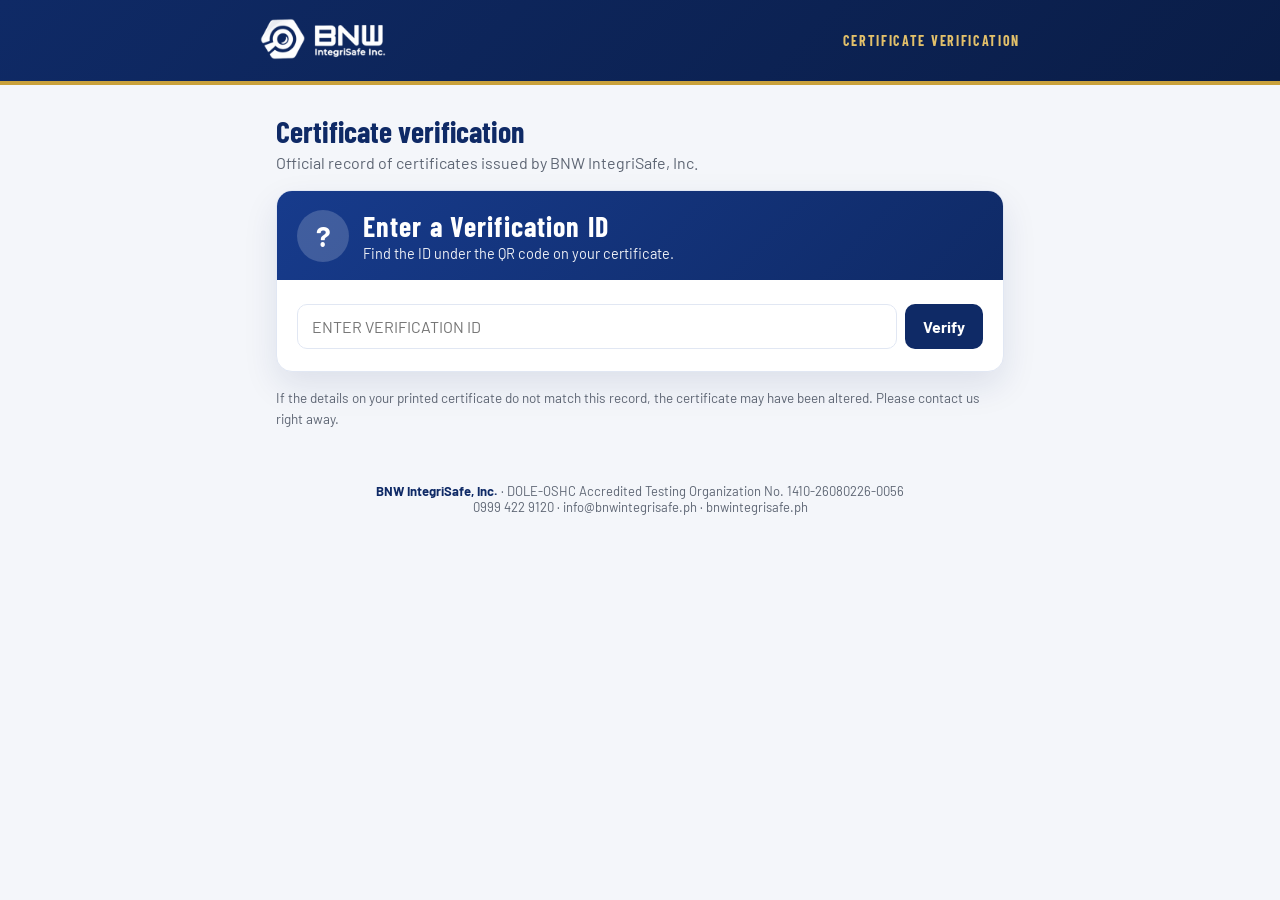
<file: verify/index.html>
<!DOCTYPE html>
<html lang="en">
<head>
<meta charset="utf-8">
<meta name="viewport" content="width=device-width, initial-scale=1">
<meta name="robots" content="noindex, nofollow">
<title>Certificate Verification | BNW IntegriSafe, Inc.</title>
<link rel="icon" href="../images/favicon.png">
<link rel="preconnect" href="https://fonts.googleapis.com"><link rel="preconnect" href="https://fonts.gstatic.com" crossorigin>
<link href="https://fonts.googleapis.com/css2?family=Barlow:wght@400;500;600;700&family=Barlow+Condensed:wght@600;700&display=swap" rel="stylesheet">
<style>
:root{--navy:#0f2a66;--deep:#0a1d47;--blue:#173b8c;--gold:#c9a13b;--gold-l:#e2c06a;--steel:#5d6573;--line:#e1e7f3;--paper:#f4f6fa}
*{box-sizing:border-box}
body{margin:0;font-family:Barlow,Arial,sans-serif;background:var(--paper);color:var(--navy)}
header{background:linear-gradient(135deg,var(--navy),var(--deep));padding:18px 20px;border-bottom:4px solid var(--gold)}
header .in{max-width:760px;margin:0 auto;display:flex;align-items:center;justify-content:space-between;gap:12px}
header img{height:42px;filter:brightness(0) invert(1)}
header span{font-family:"Barlow Condensed",Arial,sans-serif;font-weight:700;letter-spacing:.12em;text-transform:uppercase;font-size:14px;color:var(--gold-l)}
main{max-width:760px;margin:0 auto;padding:22px 16px 40px}
h1{font-family:"Barlow Condensed",Arial,sans-serif;font-size:30px;margin:6px 0 4px}
.sub{color:var(--steel);margin:0 0 18px}
.card{background:#fff;border:1px solid var(--line);border-radius:16px;box-shadow:0 14px 34px rgba(15,42,102,.10);overflow:hidden}
.status{display:flex;align-items:center;gap:14px;padding:18px 20px;color:#fff}
.status .ic{width:52px;height:52px;border-radius:50%;background:rgba(255,255,255,.18);display:grid;place-items:center;font-size:28px;font-weight:700;flex:0 0 52px}
.status b{display:block;font-family:"Barlow Condensed",Arial,sans-serif;font-size:28px;letter-spacing:.04em}
.status small{font-size:14.5px;opacity:.92}
.s-valid{background:linear-gradient(135deg,#1e8449,#145a32)}
.s-expired{background:linear-gradient(135deg,#d68910,#a0610a)}
.s-revoked,.s-notfound{background:linear-gradient(135deg,#c0392b,#922b21)}
.s-wait{background:linear-gradient(135deg,var(--blue),var(--navy))}
.body{padding:18px 20px 22px}
.photo{width:100%;max-height:340px;object-fit:cover;border-radius:12px;display:block;margin-bottom:16px;background:var(--paper)}
table{width:100%;border-collapse:collapse}
td{padding:10px 0;border-bottom:1px solid var(--line);vertical-align:top;font-size:15.5px}
td:first-child{color:var(--steel);width:42%;padding-right:10px}
td:last-child{font-weight:700}
.btns{display:flex;flex-wrap:wrap;gap:10px;margin-top:18px}
.btn{display:inline-flex;align-items:center;justify-content:center;gap:8px;padding:12px 18px;border-radius:10px;font-weight:700;text-decoration:none;font-size:15px}
.btn-gold{background:linear-gradient(135deg,var(--gold-l),var(--gold));color:var(--deep)}
.btn-line{border:2px solid var(--navy);color:var(--navy)}
.note{margin-top:16px;font-size:13.5px;color:var(--steel);line-height:1.55}
form{display:flex;gap:8px;margin-top:6px}
input{flex:1;padding:12px 14px;border:1px solid var(--line);border-radius:10px;font:inherit;font-size:16px;text-transform:uppercase}
button{padding:12px 18px;border:0;border-radius:10px;background:var(--navy);color:#fff;font:inherit;font-weight:700;cursor:pointer}
footer{text-align:center;font-size:13px;color:var(--steel);padding:0 16px 30px}
footer b{color:var(--navy)}
.spin{width:22px;height:22px;border:3px solid rgba(255,255,255,.35);border-top-color:#fff;border-radius:50%;animation:sp 1s linear infinite}
@keyframes sp{to{transform:rotate(360deg)}}
</style>
</head>
<body>
<header><div class="in"><a href="../"><img src="../images/logo-gold.png" alt="BNW IntegriSafe, Inc."></a><span>Certificate Verification</span></div></header>
<main>
  <h1>Certificate verification</h1>
  <p class="sub">Official record of certificates issued by BNW IntegriSafe, Inc.</p>
  <div class="card" id="card">
    <div class="status s-wait" id="st"><div class="ic"><div class="spin"></div></div><div><b>Checking&hellip;</b><small>Looking up this certificate.</small></div></div>
    <div class="body" id="bd"></div>
  </div>
  <p class="note">If the details on your printed certificate do not match this record, the certificate may have been altered. Please contact us right away.</p>
</main>
<footer><b>BNW IntegriSafe, Inc.</b> &middot; DOLE-OSHC Accredited Testing Organization No. 1410-26080226-0056<br>0999 422 9120 &middot; info@bnwintegrisafe.ph &middot; bnwintegrisafe.ph</footer>
<script>
/* Paste the Web App URL from Google Apps Script between the quotes below. */
var API_URL = "https://script.google.com/macros/s/AKfycbwnHHoLOaswRgr-zlAFlaHAXuEgWtL_3W9YG265fCoKKuxb1rM2KwZ36_M-pXvCGIEl/exec";

var st=document.getElementById('st'), bd=document.getElementById('bd');
function esc(s){return String(s==null?'':s).replace(/[&<>"']/g,function(c){return {'&':'&amp;','<':'&lt;','>':'&gt;','"':'&quot;',"'":'&#39;'}[c]})}
function status(cls,icon,title,text){st.className='status '+cls;st.innerHTML='<div class="ic">'+icon+'</div><div><b>'+title+'</b><small>'+text+'</small></div>'}
function form(msg){bd.innerHTML=(msg?'<p>'+msg+'</p>':'')+'<form id="f"><input id="q" placeholder="Enter Verification ID" maxlength="20" autocomplete="off"><button>Verify</button></form>';
  document.getElementById('f').onsubmit=function(e){e.preventDefault();var v=document.getElementById('q').value.trim();if(v)location.search='?id='+encodeURIComponent(v)}}
function contact(){return '<div class="btns"><a class="btn btn-line" href="viber://chat?number=%2B639994229120">Message us on Viber</a><a class="btn btn-line" href="tel:+639994229120">Call 0999 422 9120</a></div>'}
var id=(new URLSearchParams(location.search).get('id')||'').trim().toUpperCase();
if(!id){status('s-wait','?','Enter a Verification ID','Find the ID under the QR code on your certificate.');form('')}
else if(!API_URL){status('s-wait','!','Verification is being set up','Please try again later, or contact us to confirm this certificate.');bd.innerHTML=contact()}
else{
  fetch(API_URL+'?id='+encodeURIComponent(id)).then(function(r){return r.json()}).then(function(d){
    if(!d||!d.found){status('s-notfound','&#10007;','NOT FOUND','No certificate with ID '+esc(id)+' exists in our records.');bd.innerHTML='<p>This certificate could not be verified. Please contact BNW IntegriSafe to confirm.</p>'+contact();return}
    if(d.status==='VALID')status('s-valid','&#10003;','VALID CERTIFICATE','Issued by BNW IntegriSafe, Inc. and valid until '+esc(d.validUntil)+'.');
    else if(d.status==='EXPIRED')status('s-expired','!','EXPIRED','This certificate expired on '+esc(d.validUntil)+'. The equipment is due for re-inspection.');
    else status('s-revoked','&#10007;','REVOKED','This certificate has been cancelled by BNW IntegriSafe, Inc.');
    var rows=[['Certificate No.',d.certificateNo],['Verification ID',d.id],['Equipment',d.equipment],['Type',d.type],['Brand',d.brand],['Model No.',d.model],['Serial No.',d.serial],['Eqpt. No.',d.eqptNo],['Capacity',d.capacity],['Inspection Date',d.inspectionDate],['Valid Until',d.validUntil],['Inspected By',d.inspectedBy]];
    var h=d.photo?'<img class="photo" src="'+esc(d.photo)+'" alt="Inspected equipment" onerror="this.remove()">':'';
    h+='<table>'+rows.filter(function(r){return r[1]}).map(function(r){return '<tr><td>'+r[0]+'</td><td>'+esc(r[1])+'</td></tr>'}).join('')+'</table>';
    h+='<div class="btns">'+(d.pdf&&d.status!=='REVOKED'?'<a class="btn btn-gold" href="'+esc(d.pdf)+'" target="_blank" rel="noopener">View certificate (PDF)</a>':'')+'<a class="btn btn-line" href="viber://chat?number=%2B639994229120">Message us on Viber</a></div>';
    h+='<p class="note">Checked on '+new Date().toLocaleString('en-PH',{dateStyle:'medium',timeStyle:'short'})+'.</p>';
    bd.innerHTML=h;
  }).catch(function(){status('s-wait','!','Could not check right now','Please check your connection and try again, or contact us.');bd.innerHTML=contact()});
}
</script>
</body>
</html>
</file>
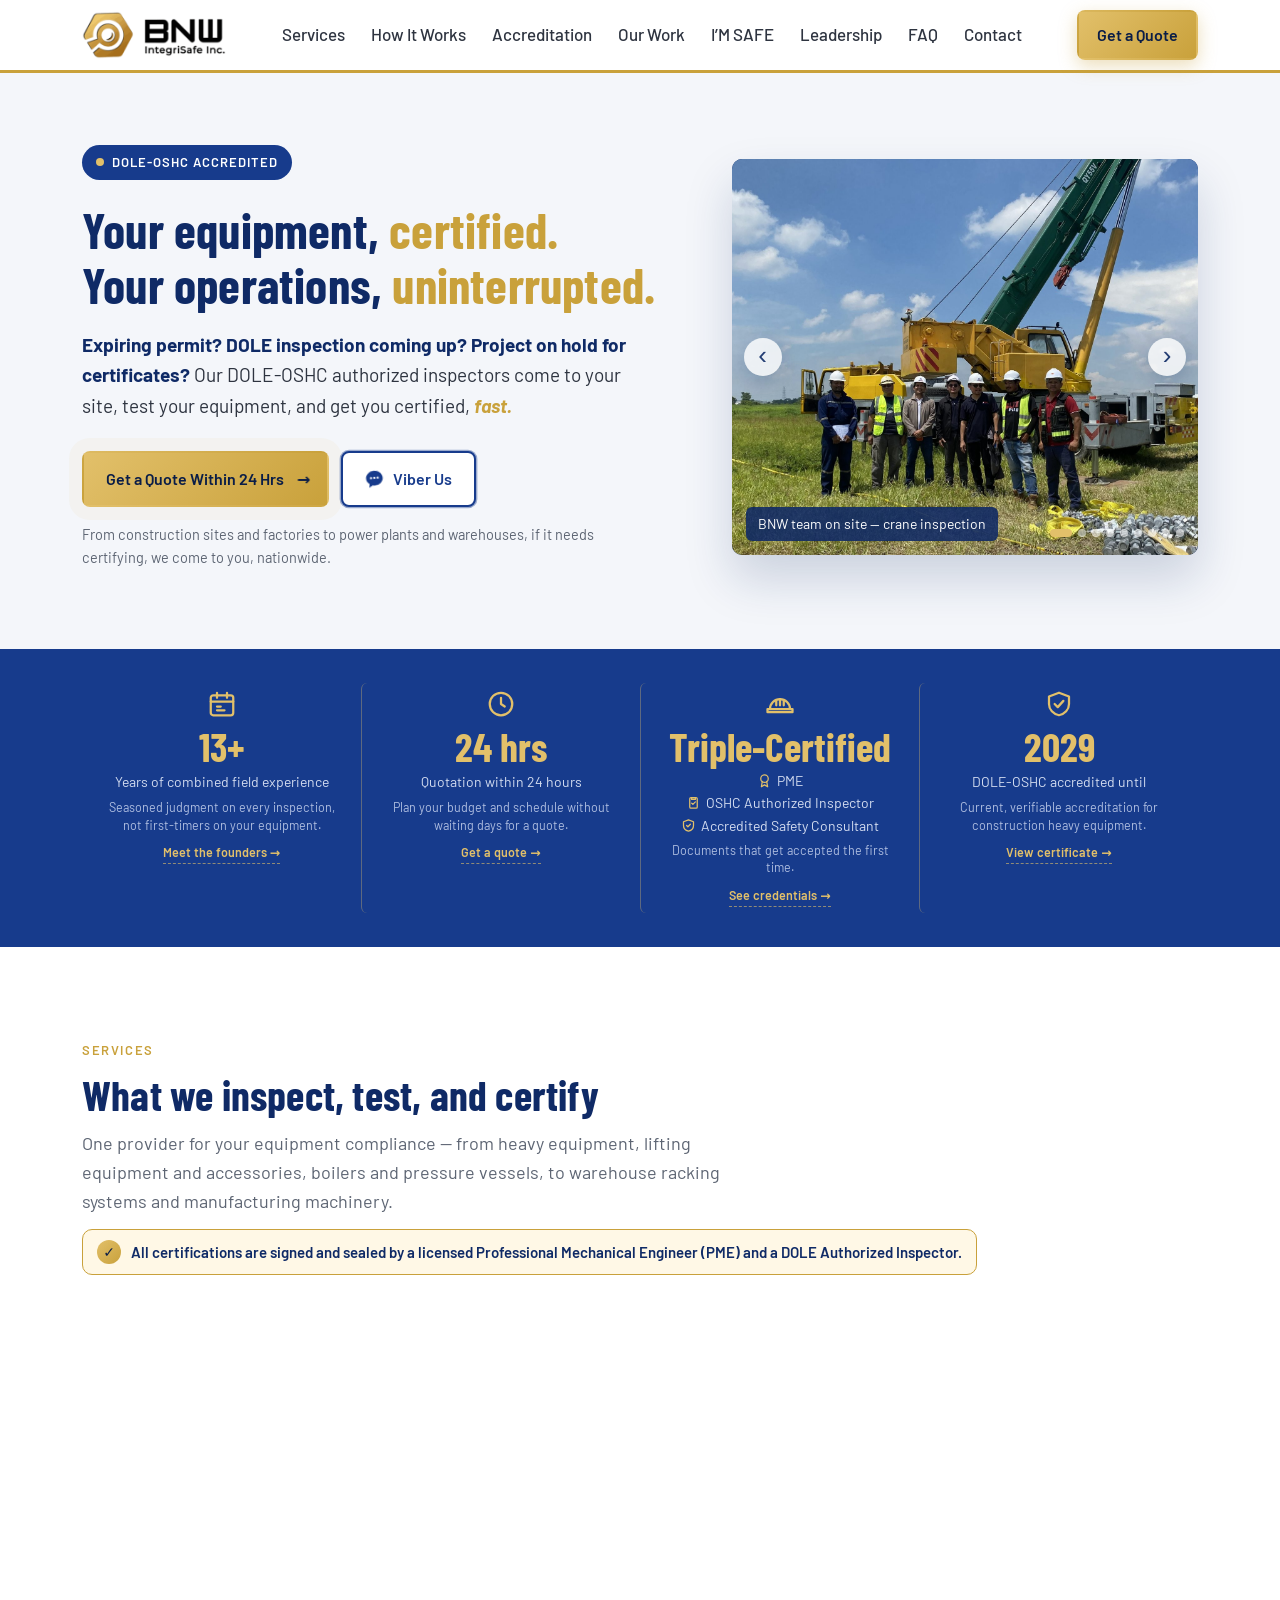
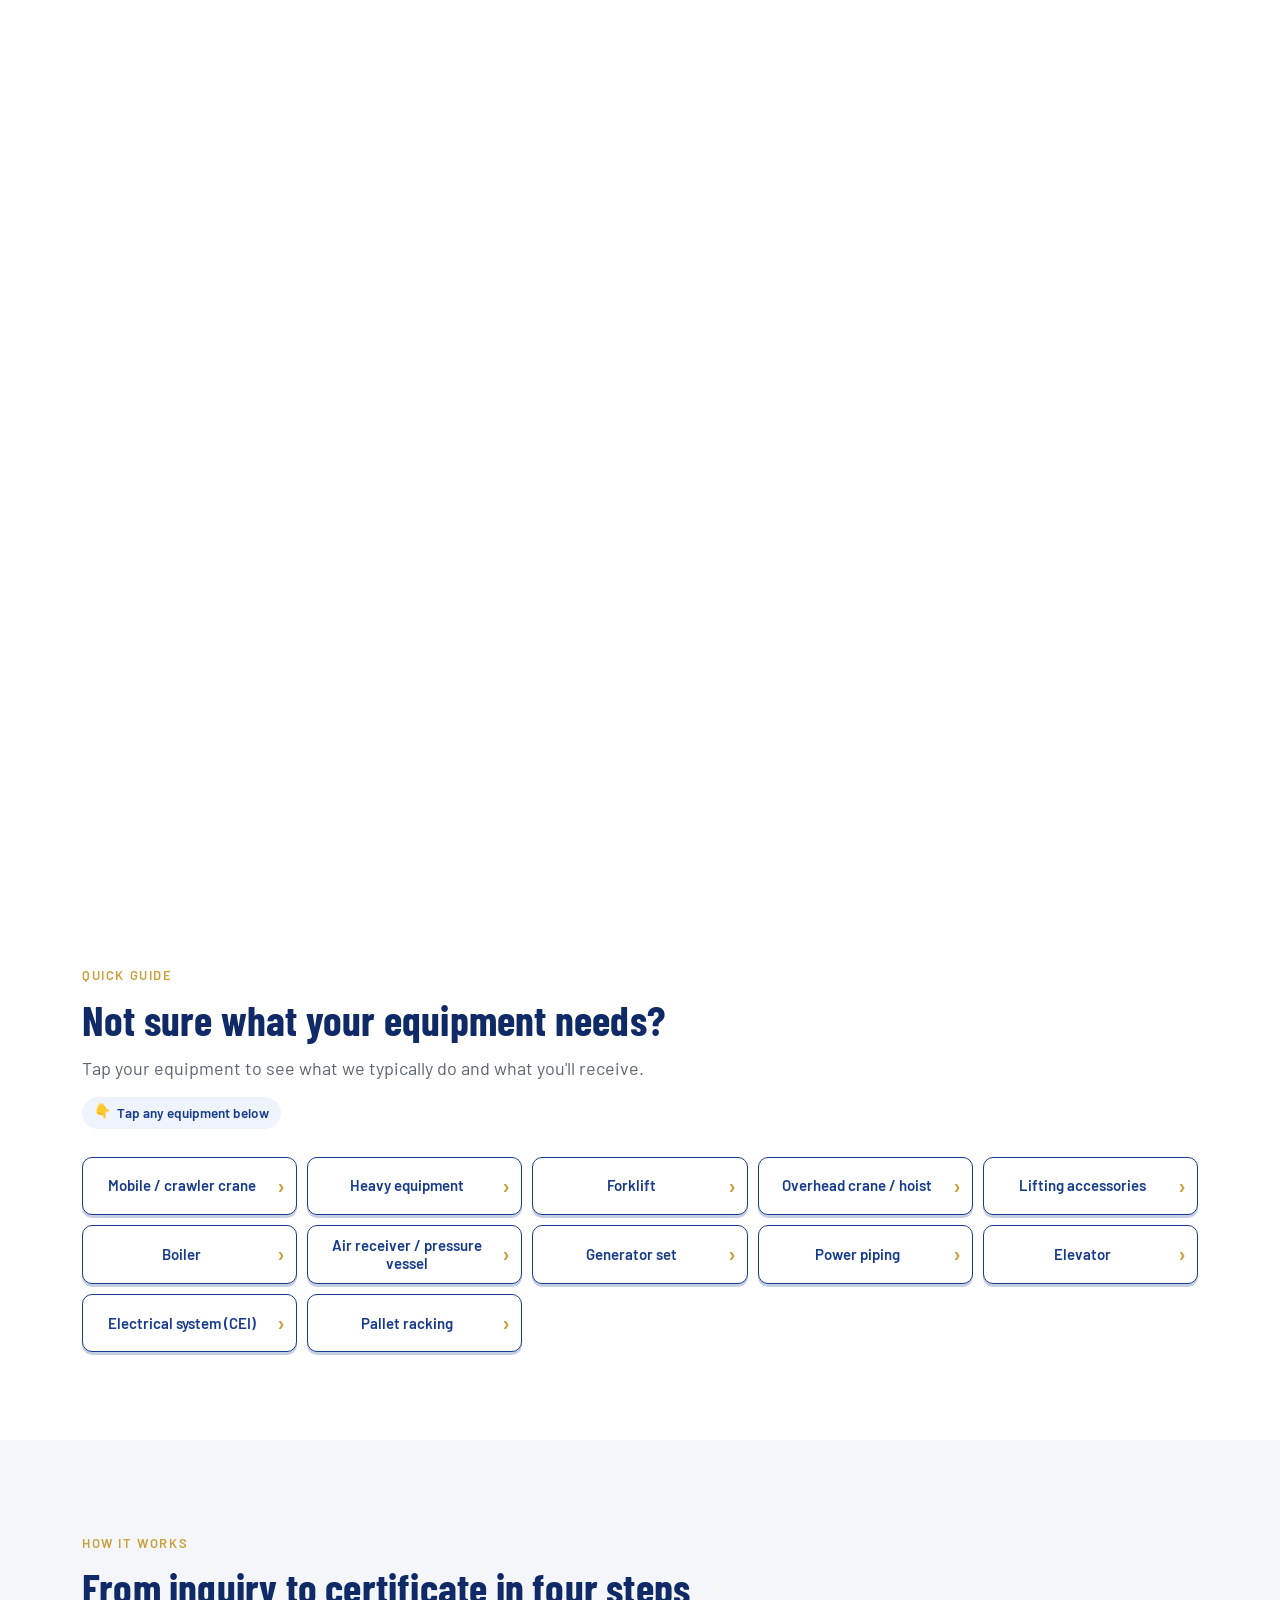
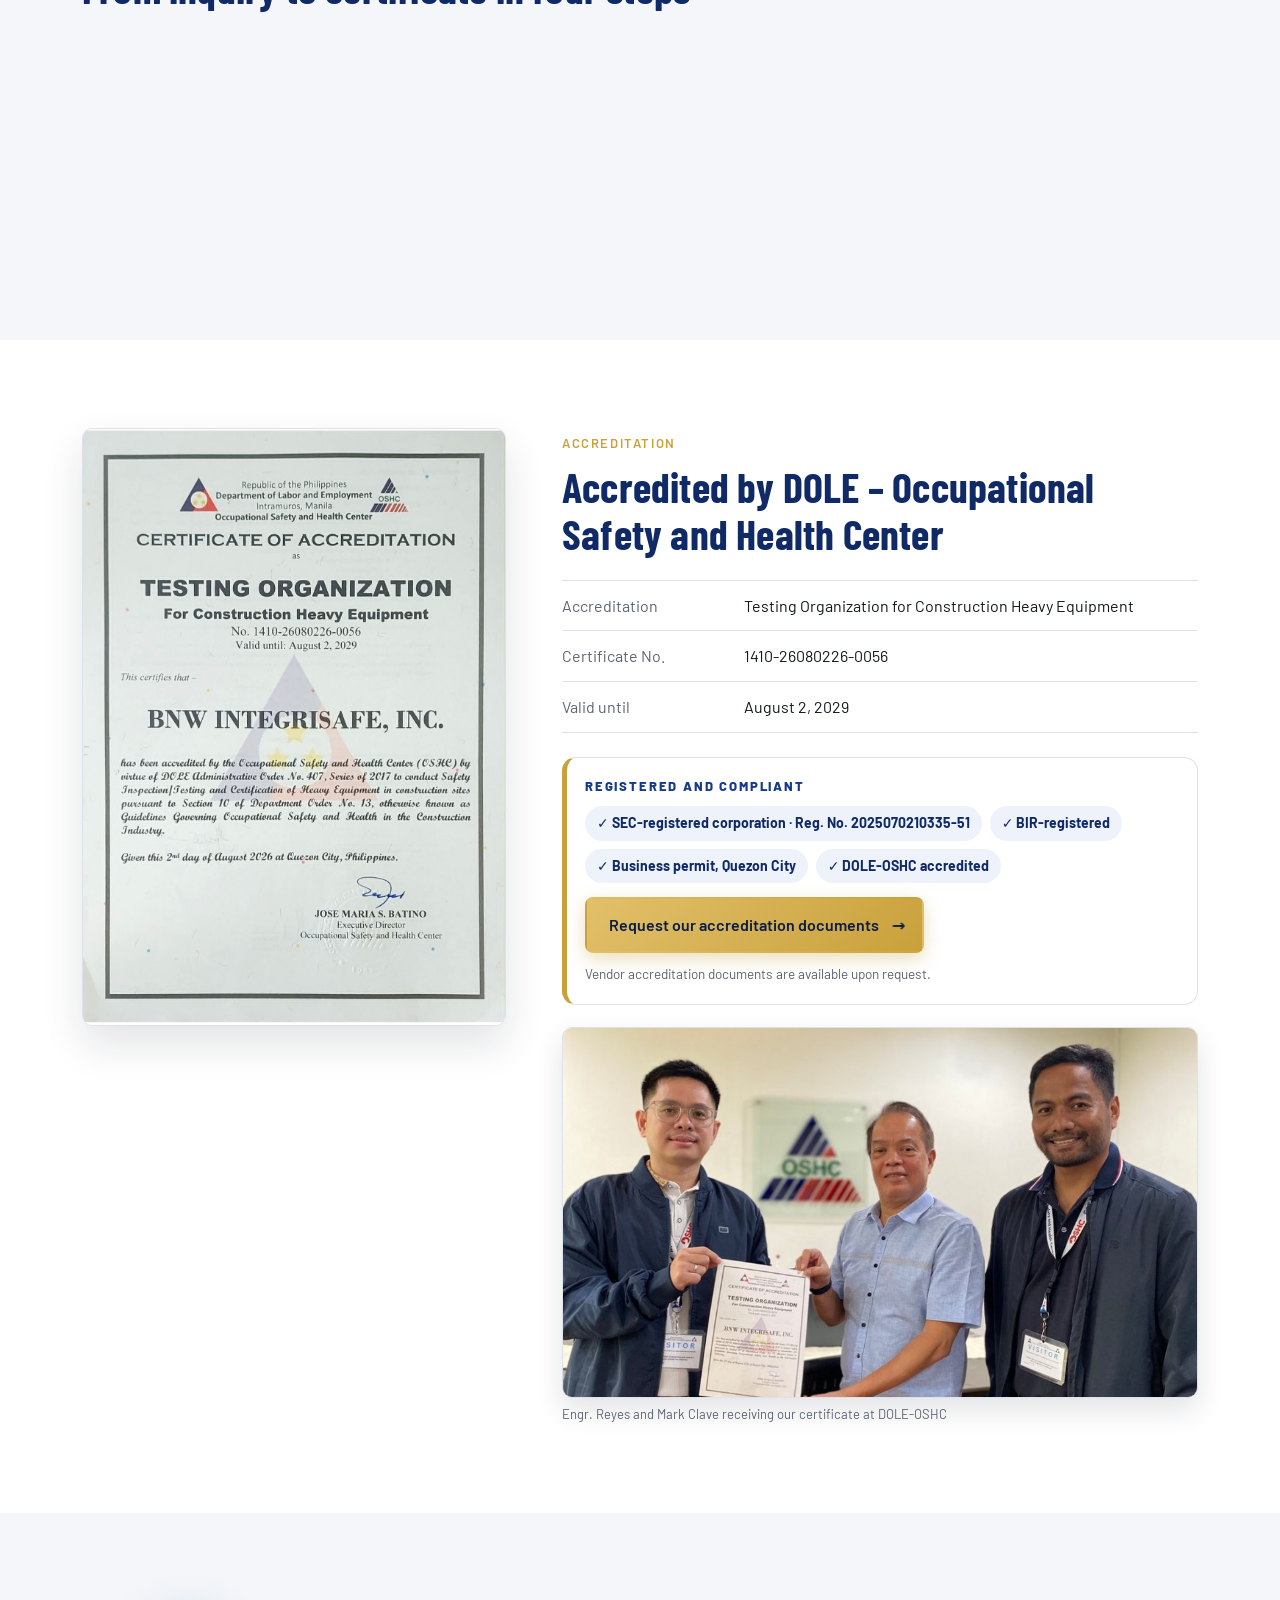
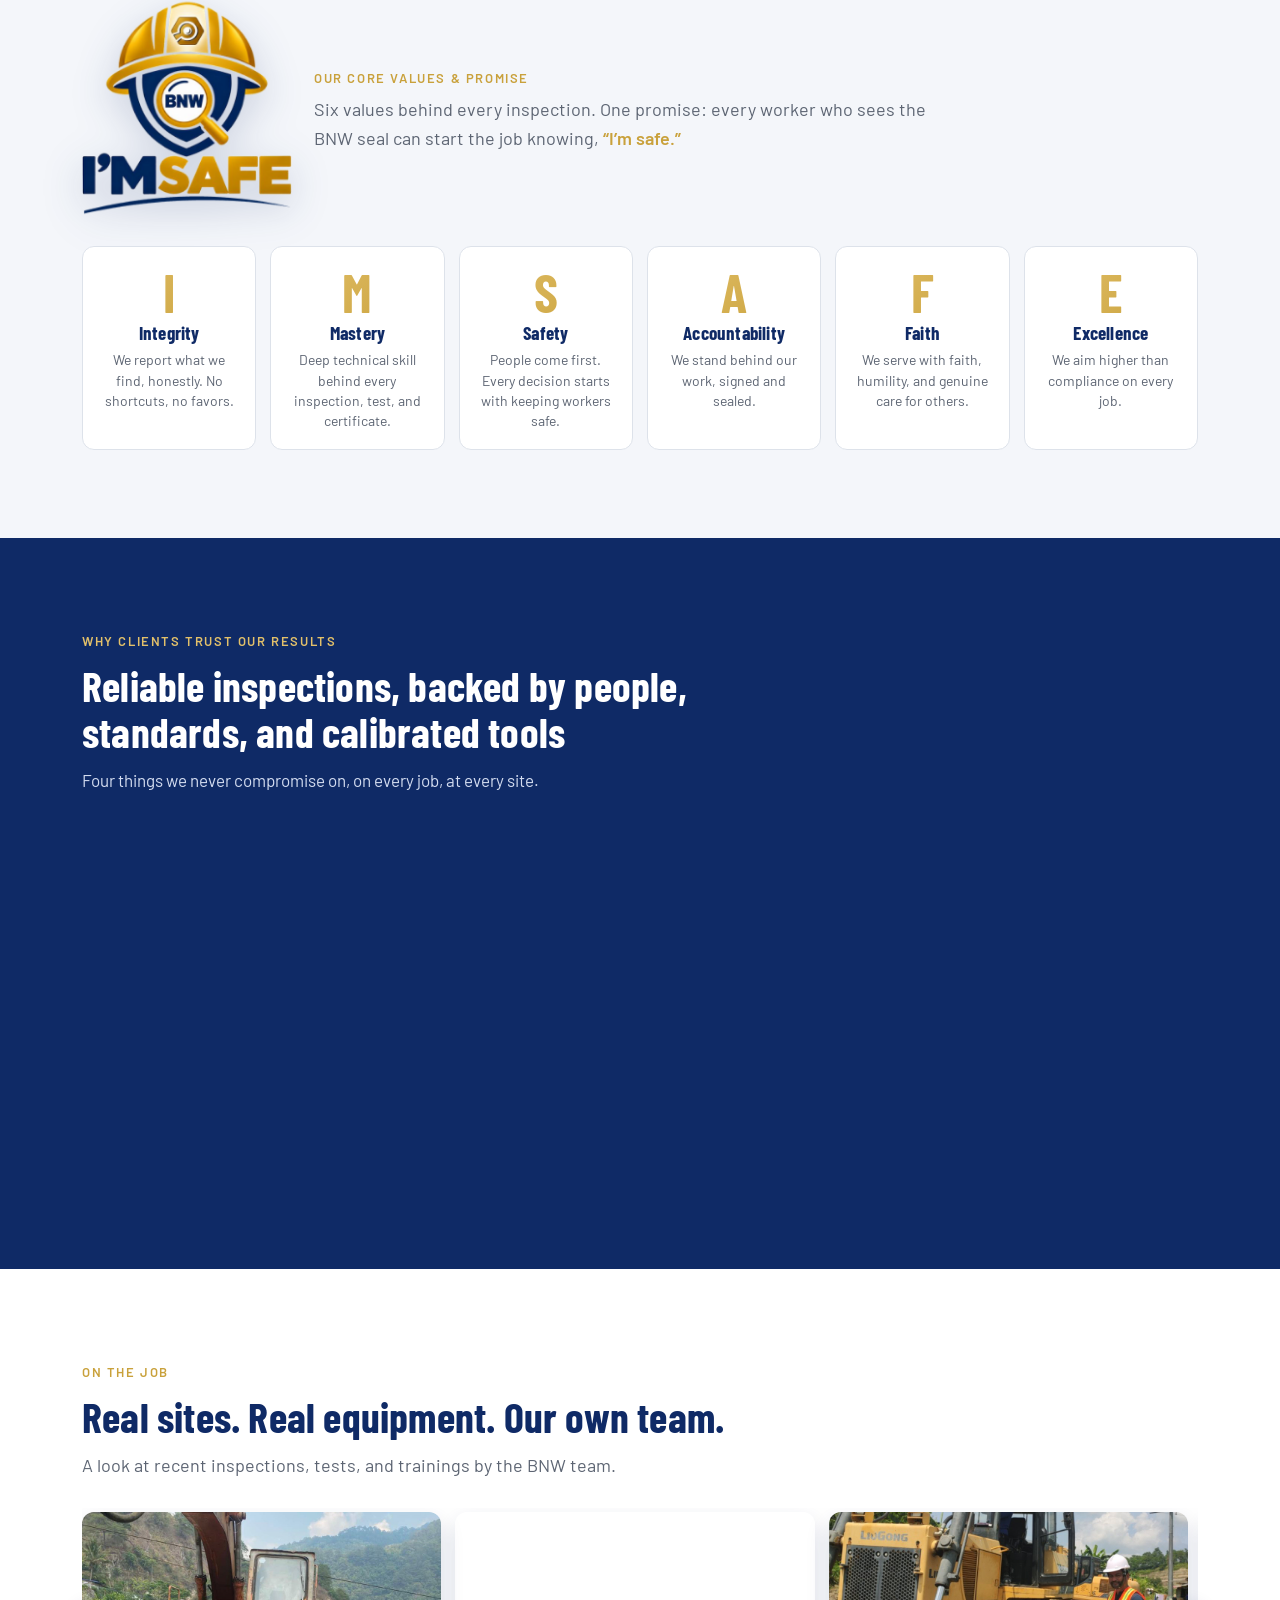
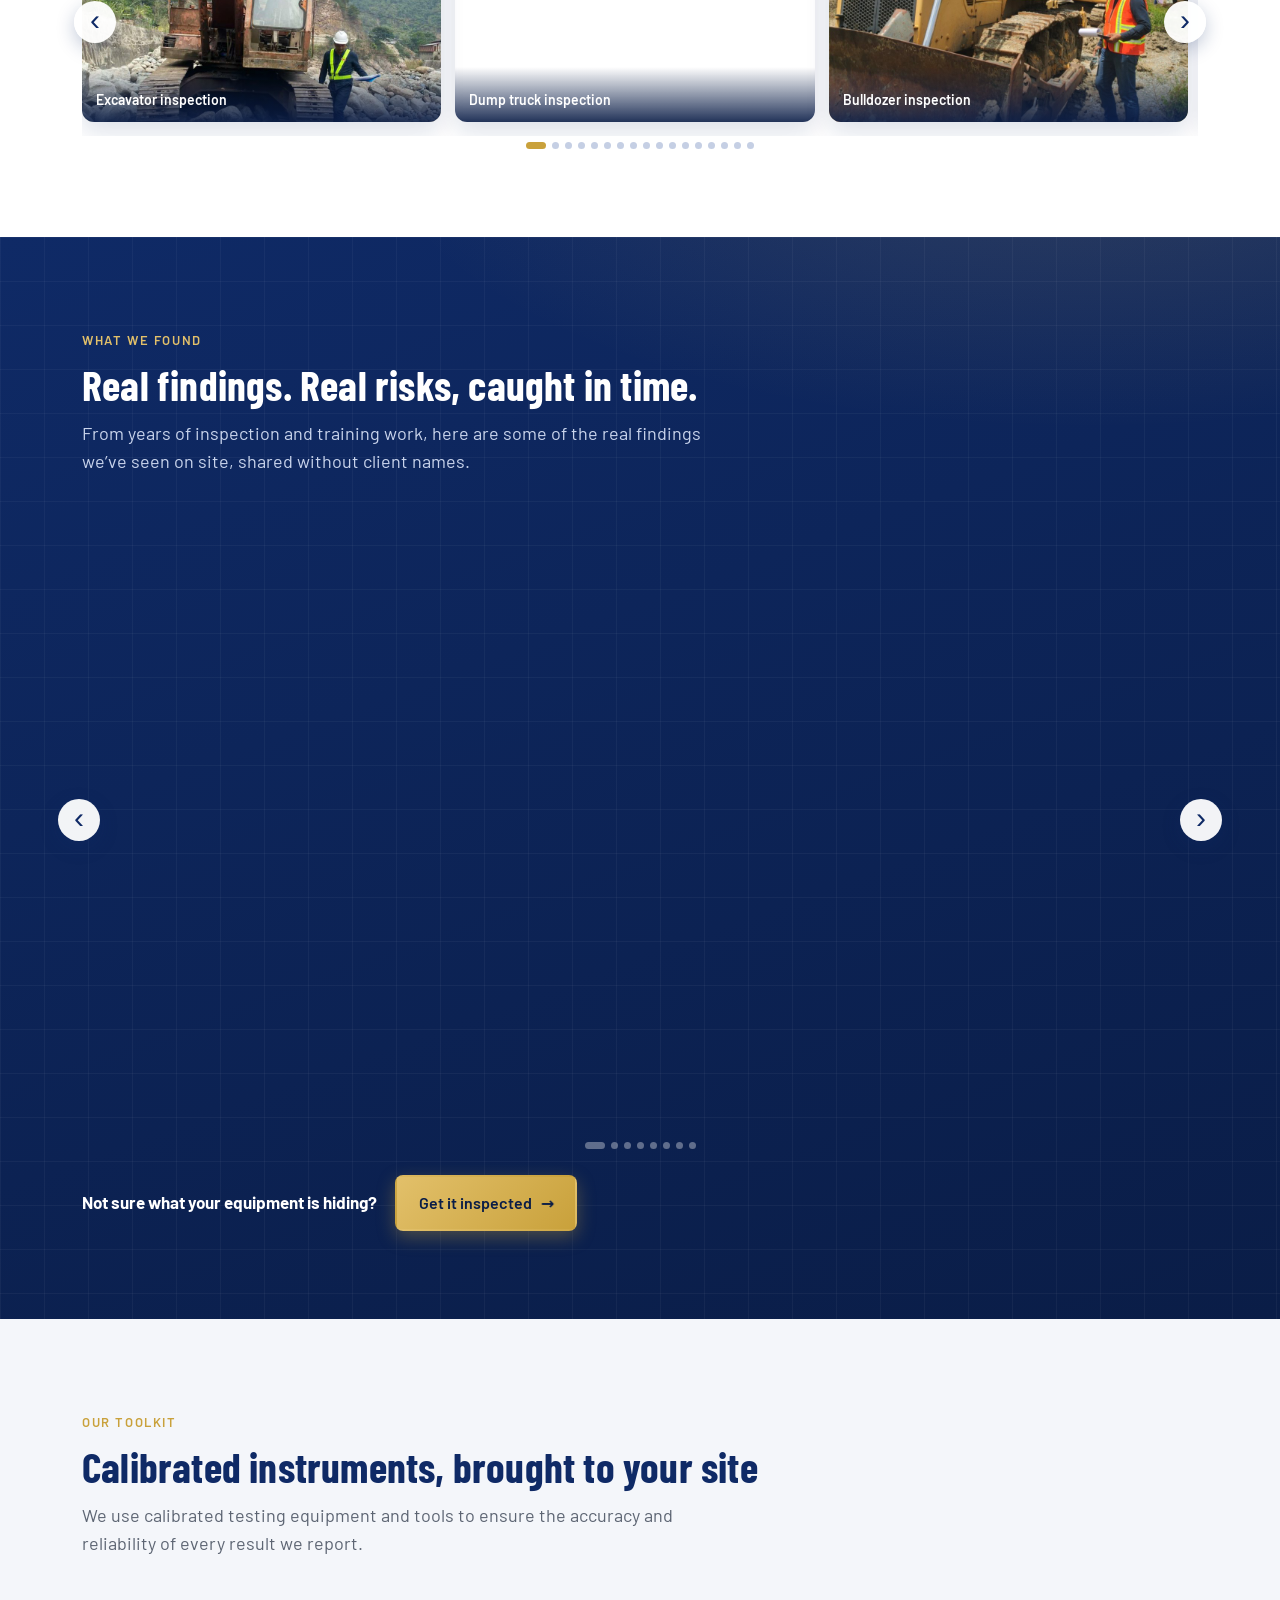
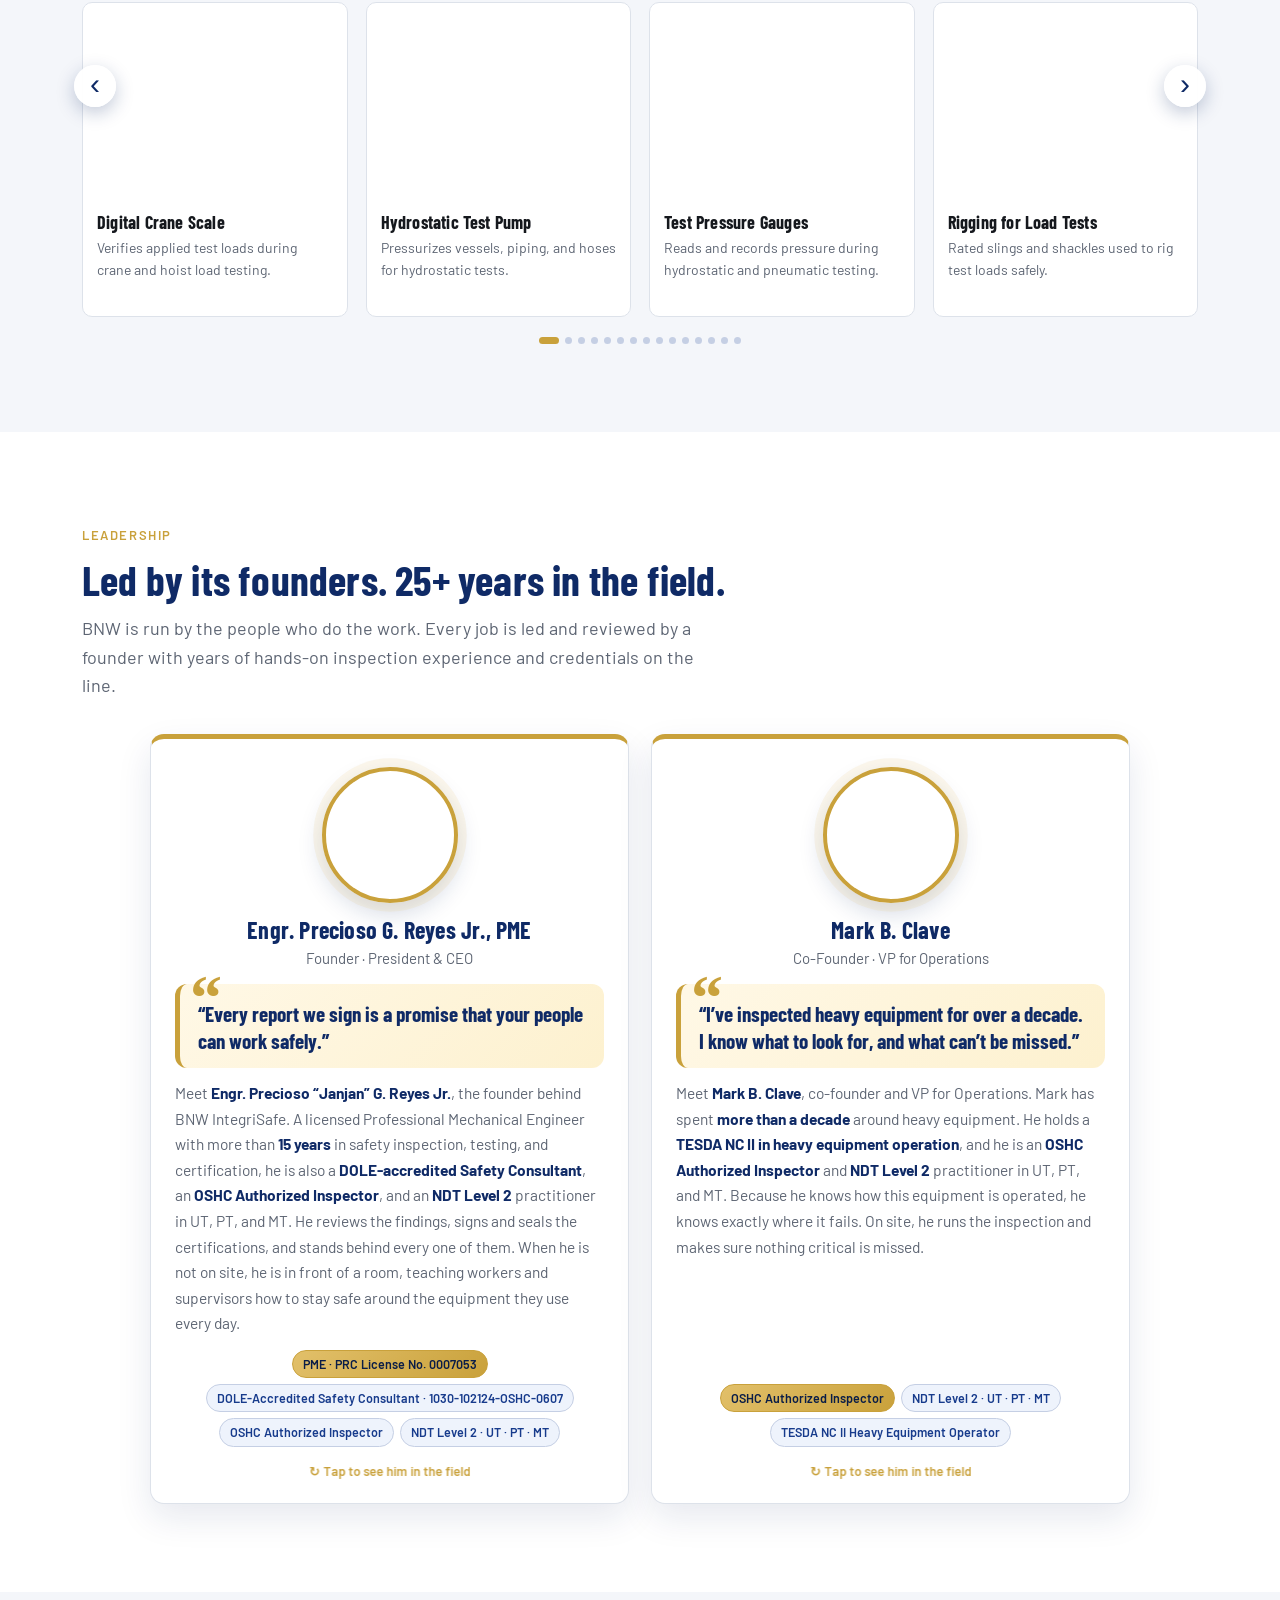
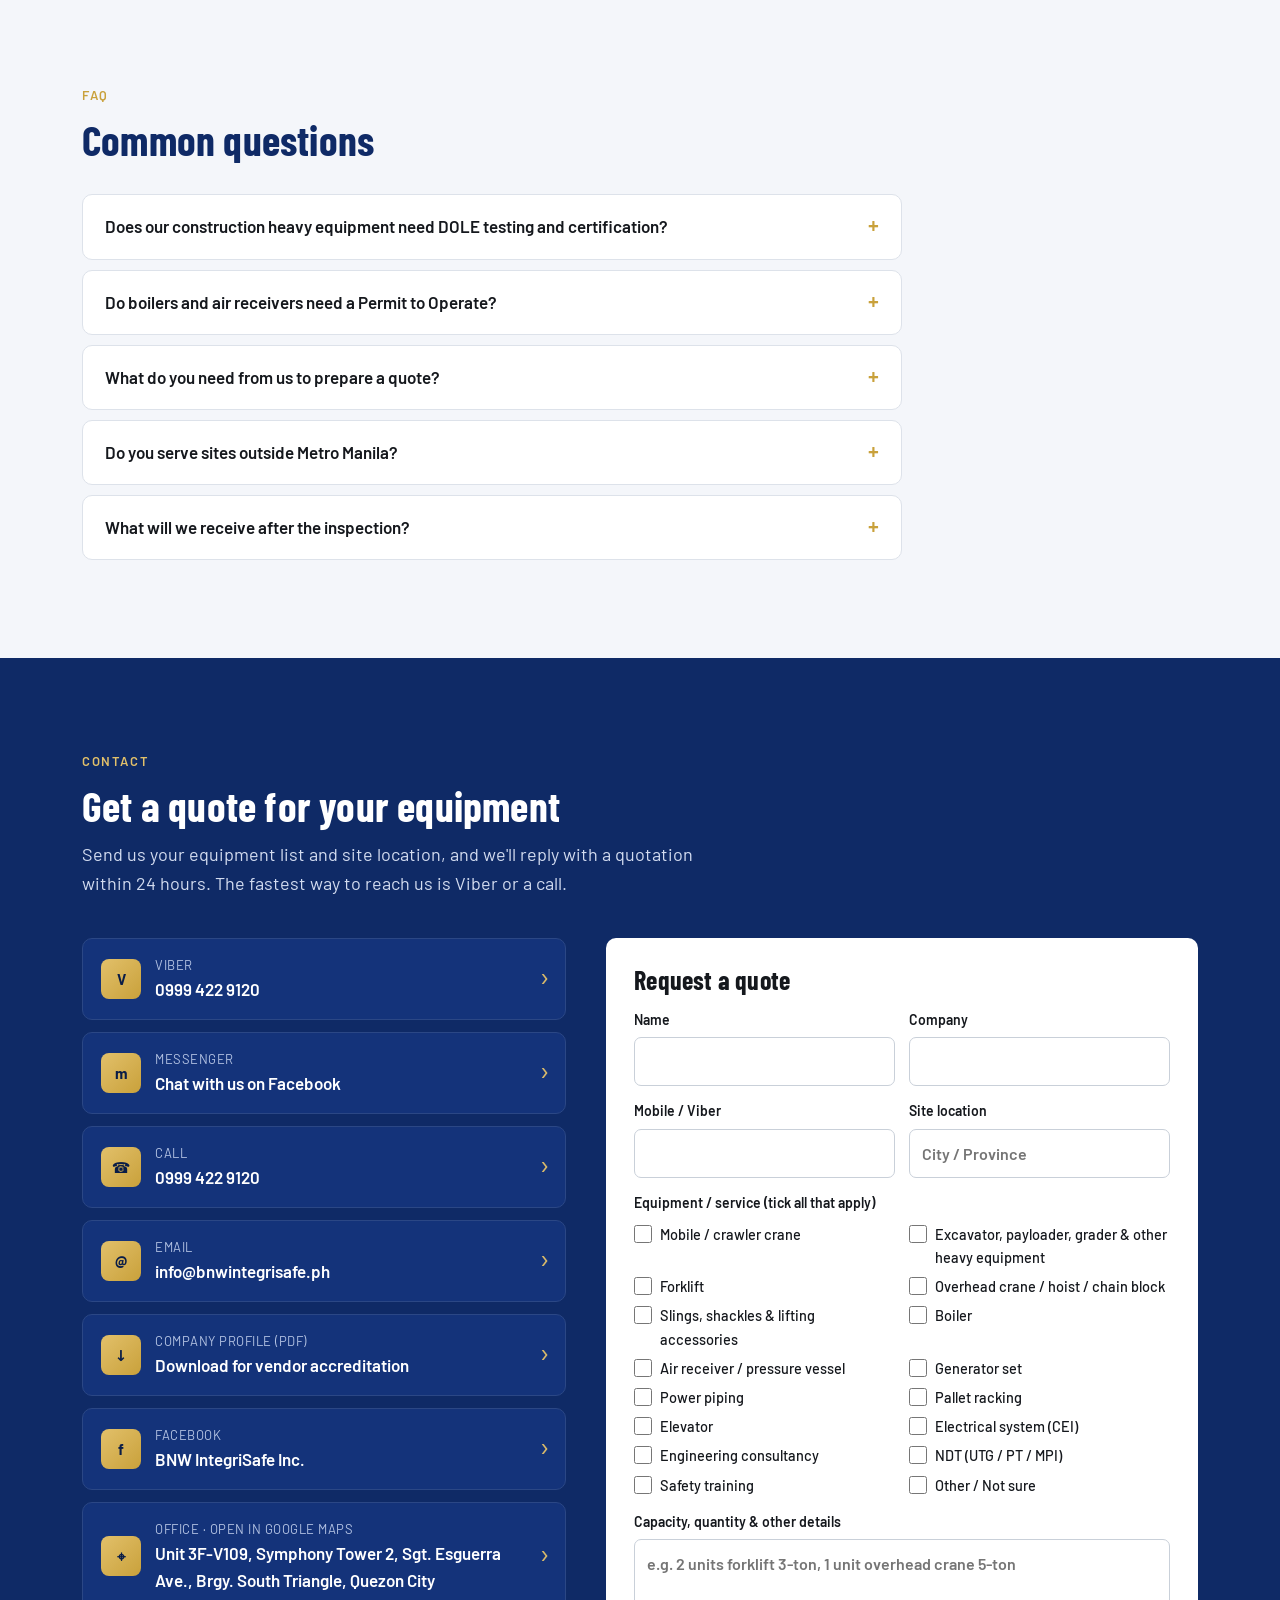
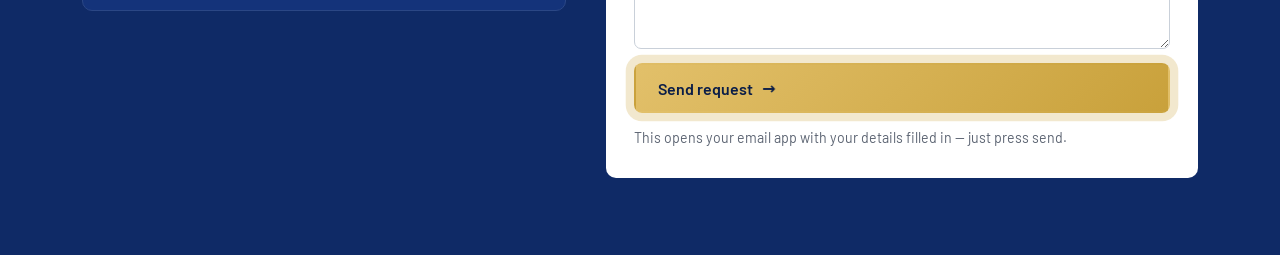
<file: about.html>
<!DOCTYPE html>
<html lang="en"><head><meta charset="UTF-8"><title>BNW IntegriSafe Inc.</title>
<meta http-equiv="refresh" content="0; url=index.html#home">
<link rel="canonical" href="https://bnwintegrisafe.ph/"></head>
<body><p><a href="index.html">Go to BNW IntegriSafe Inc.</a></p></body></html>
</file>
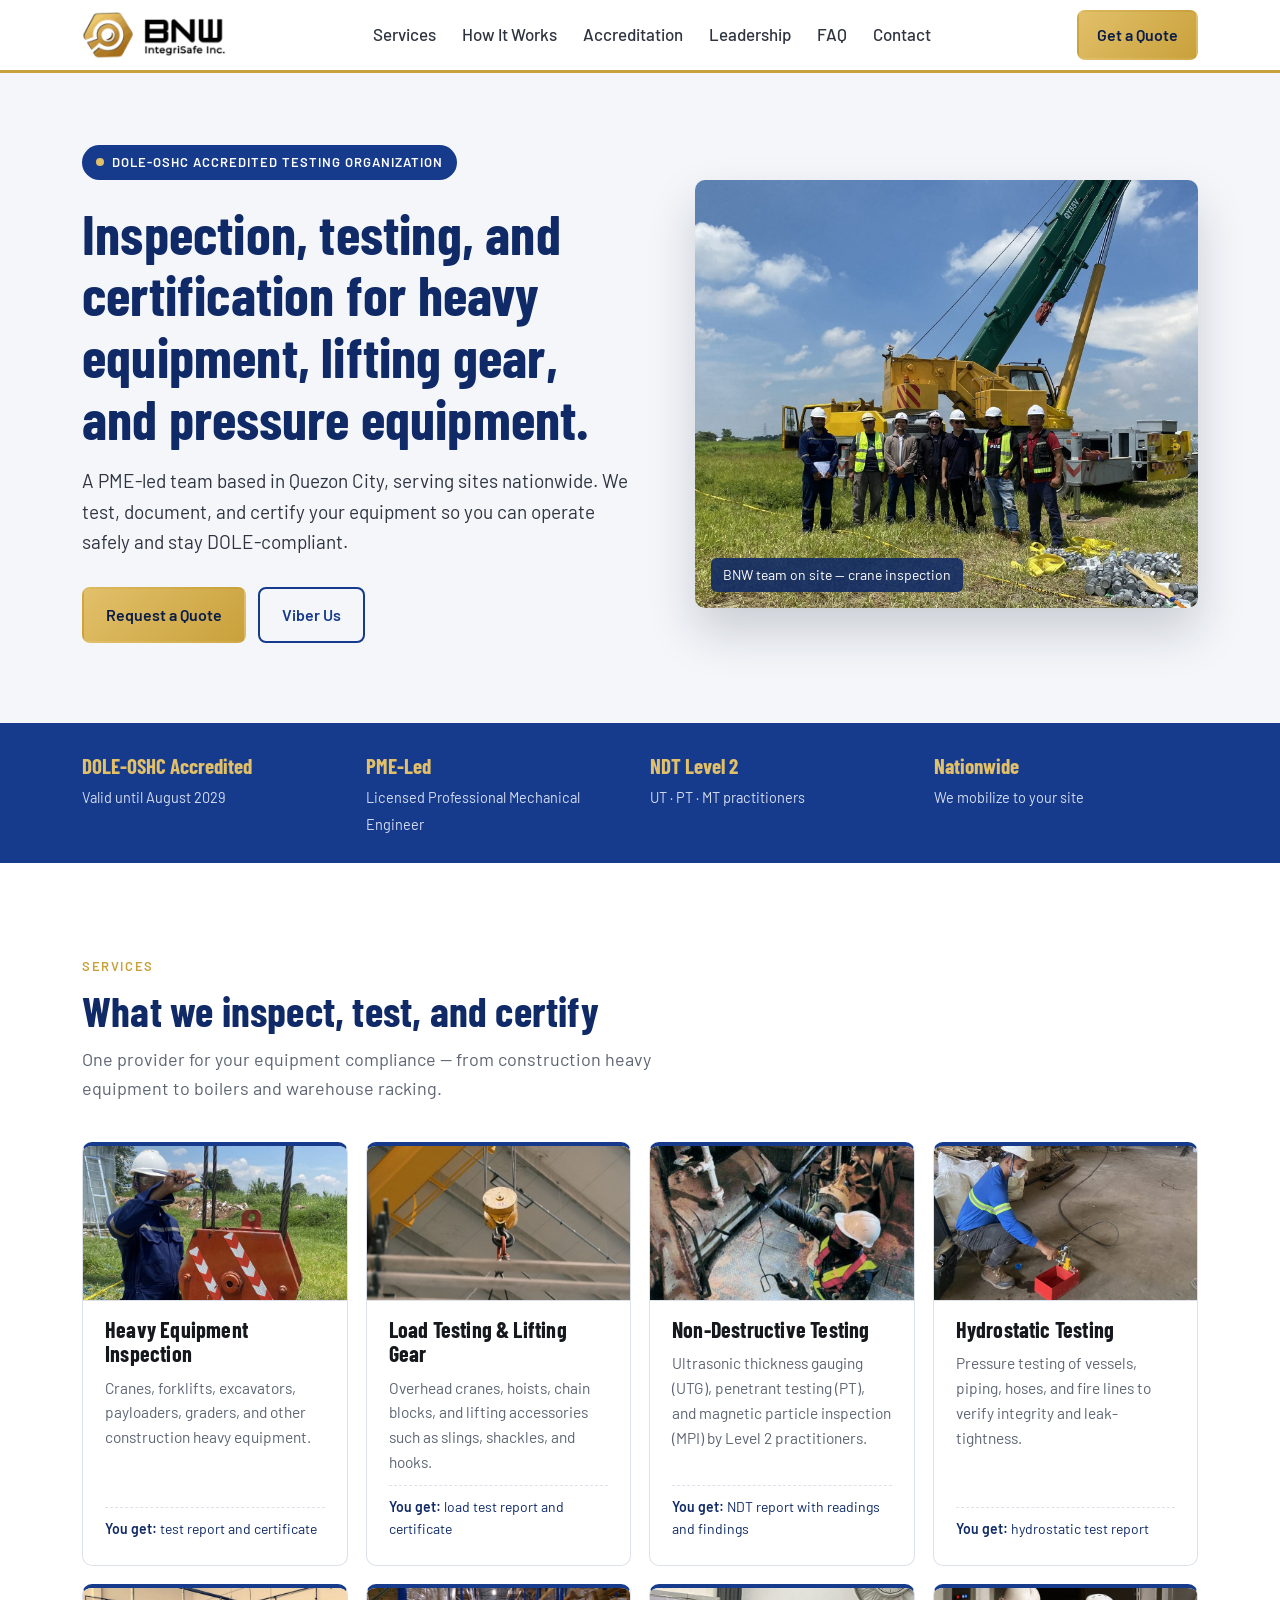
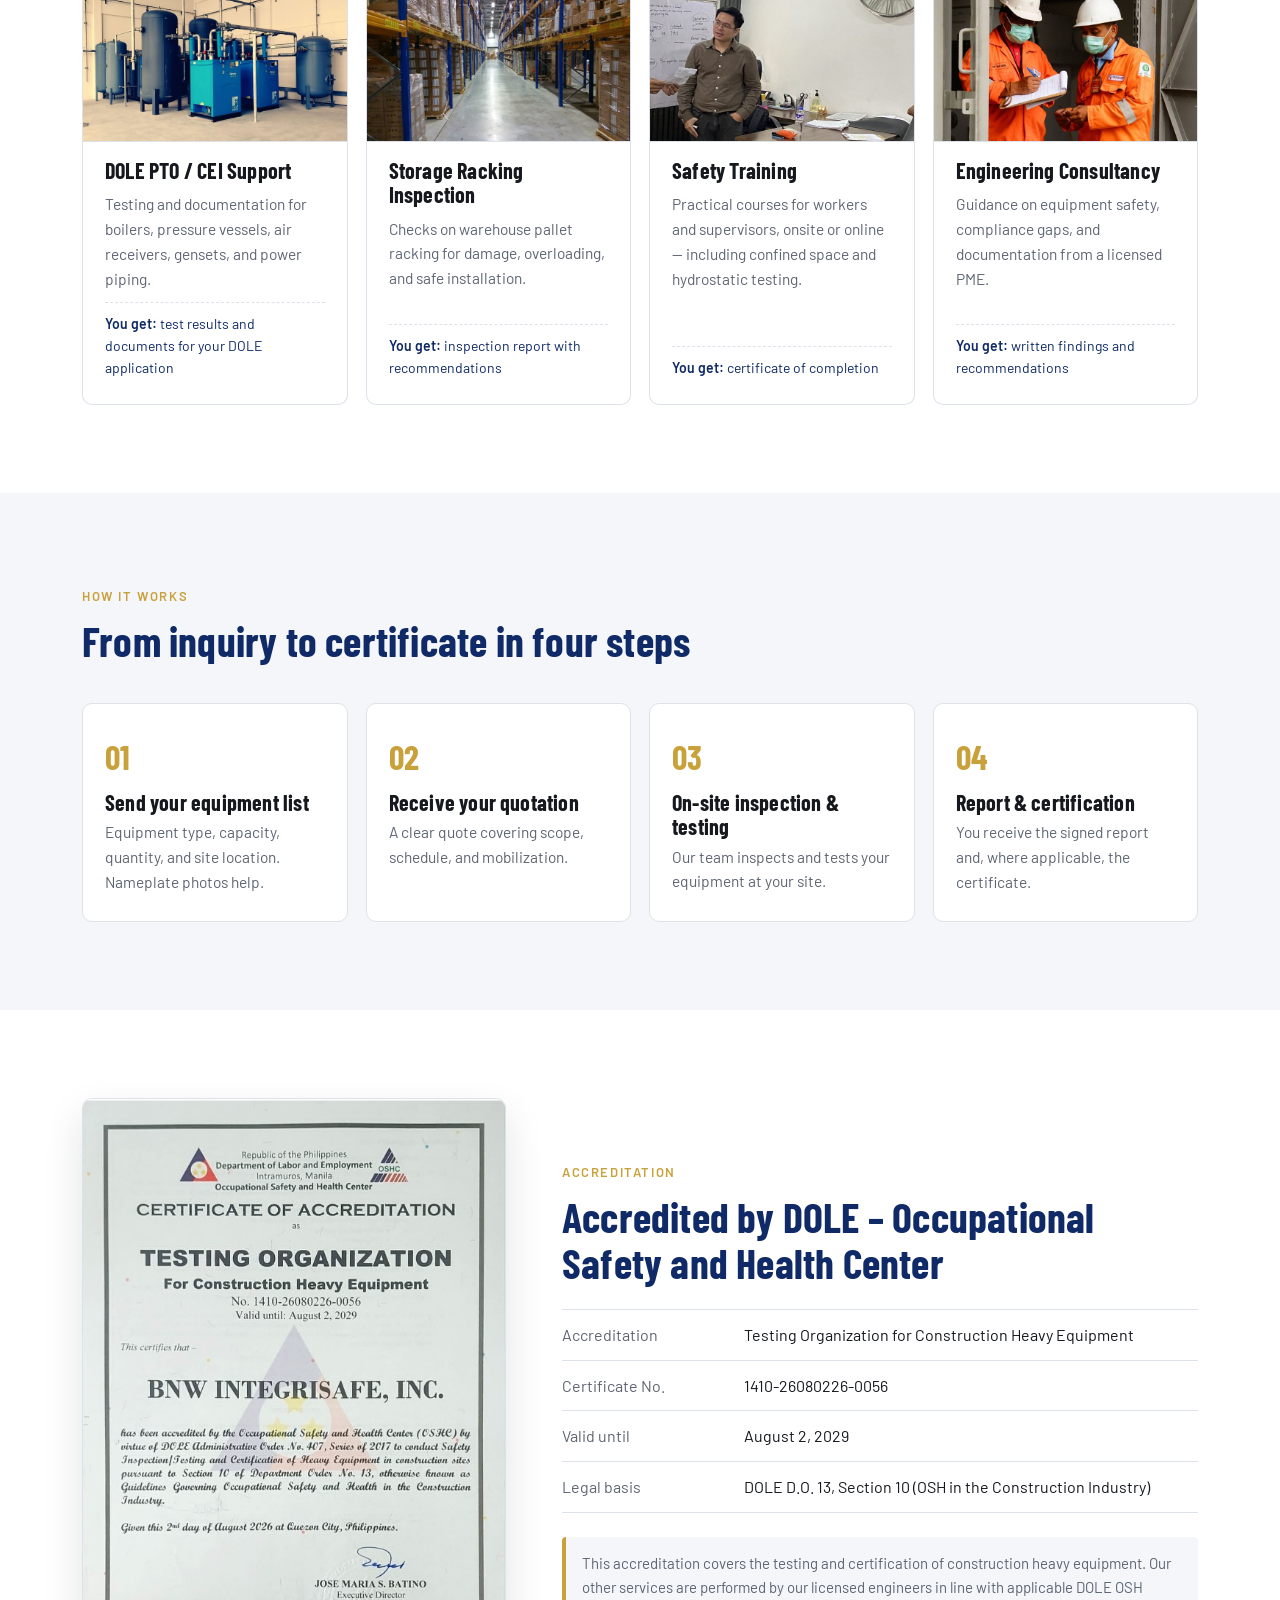
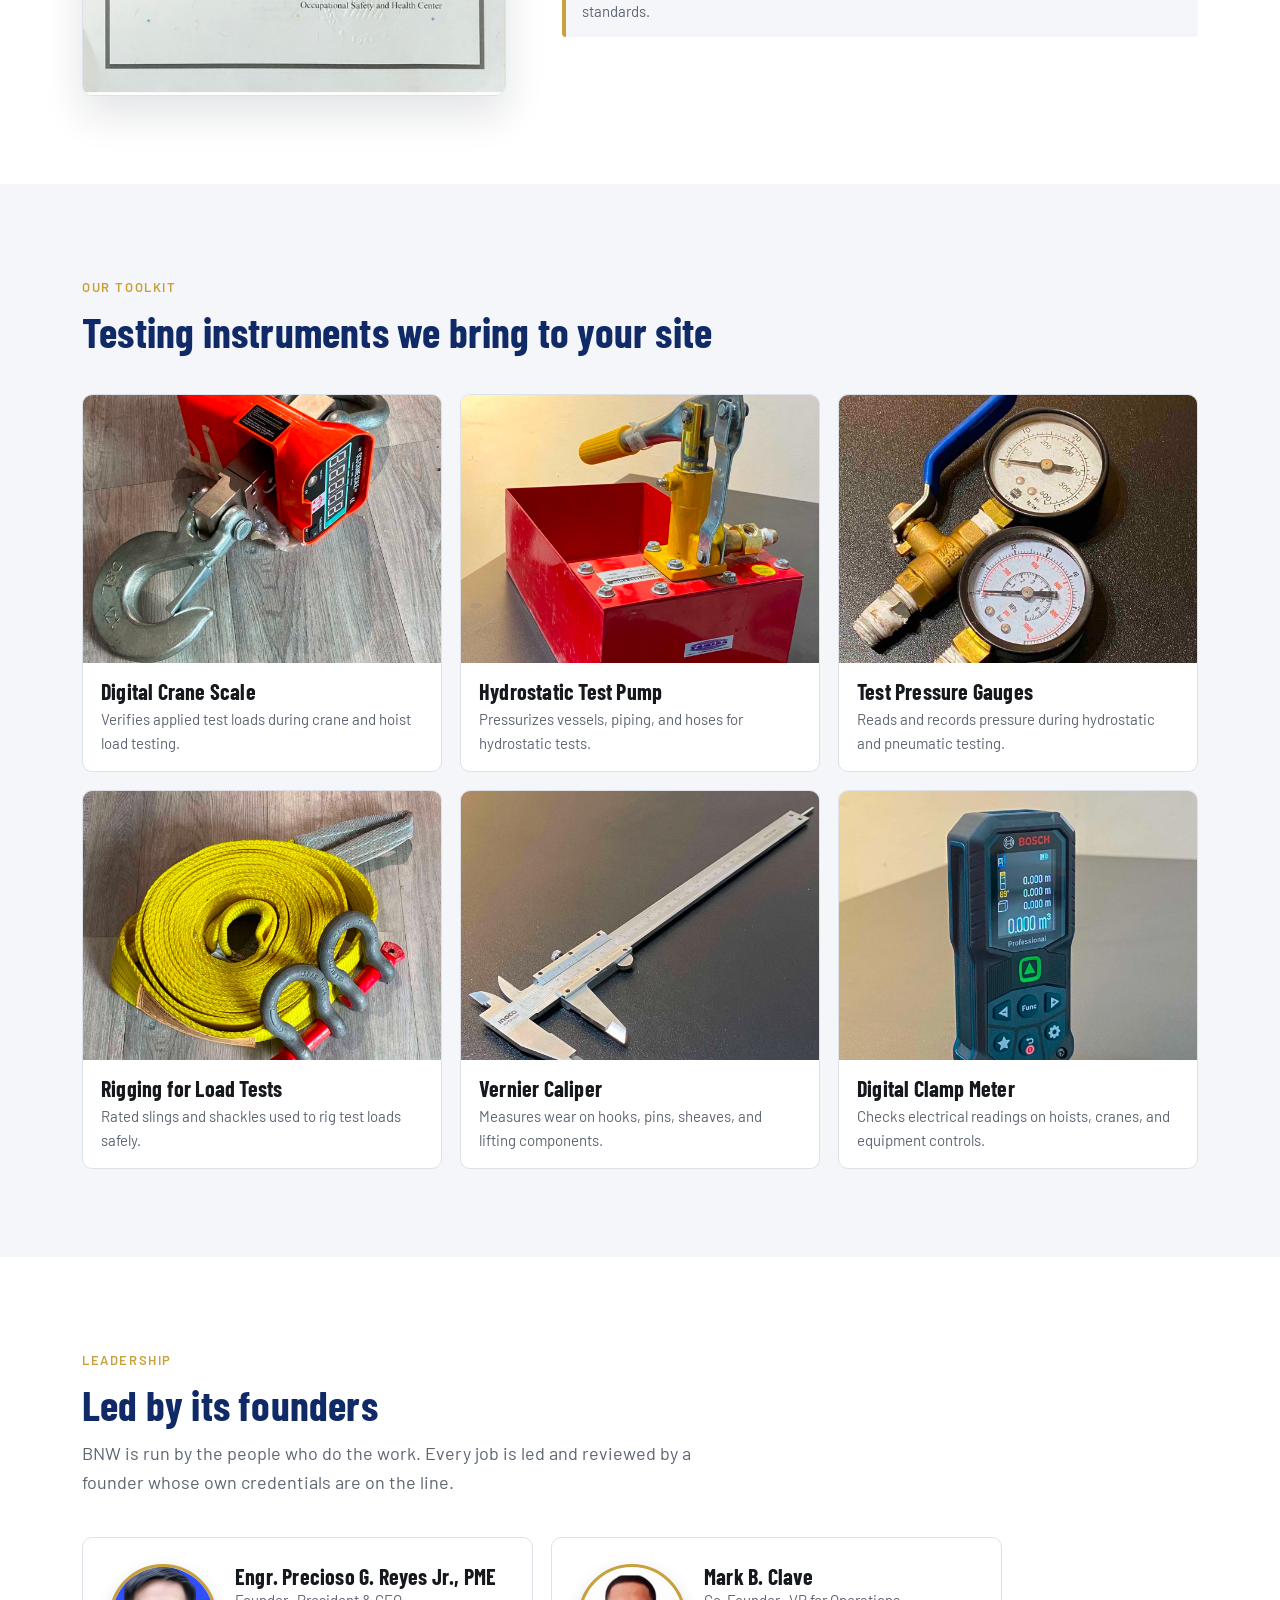
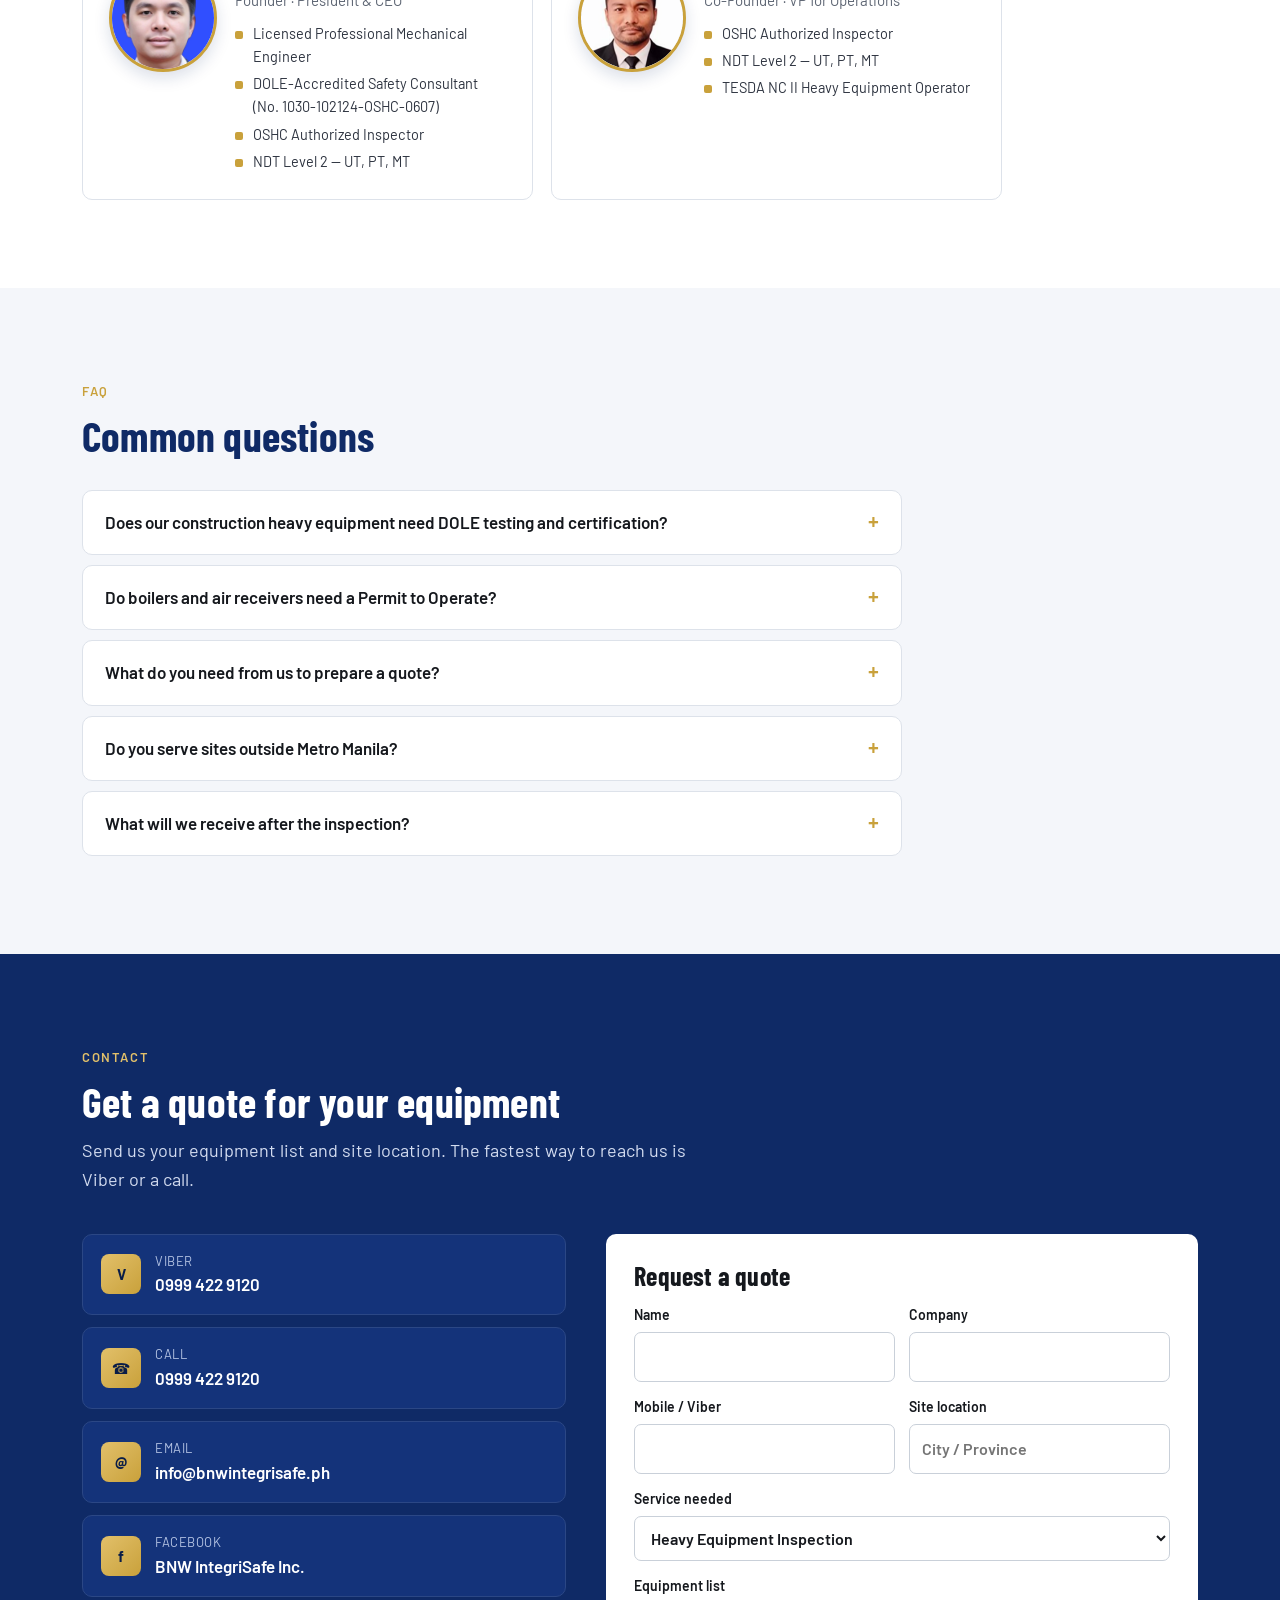
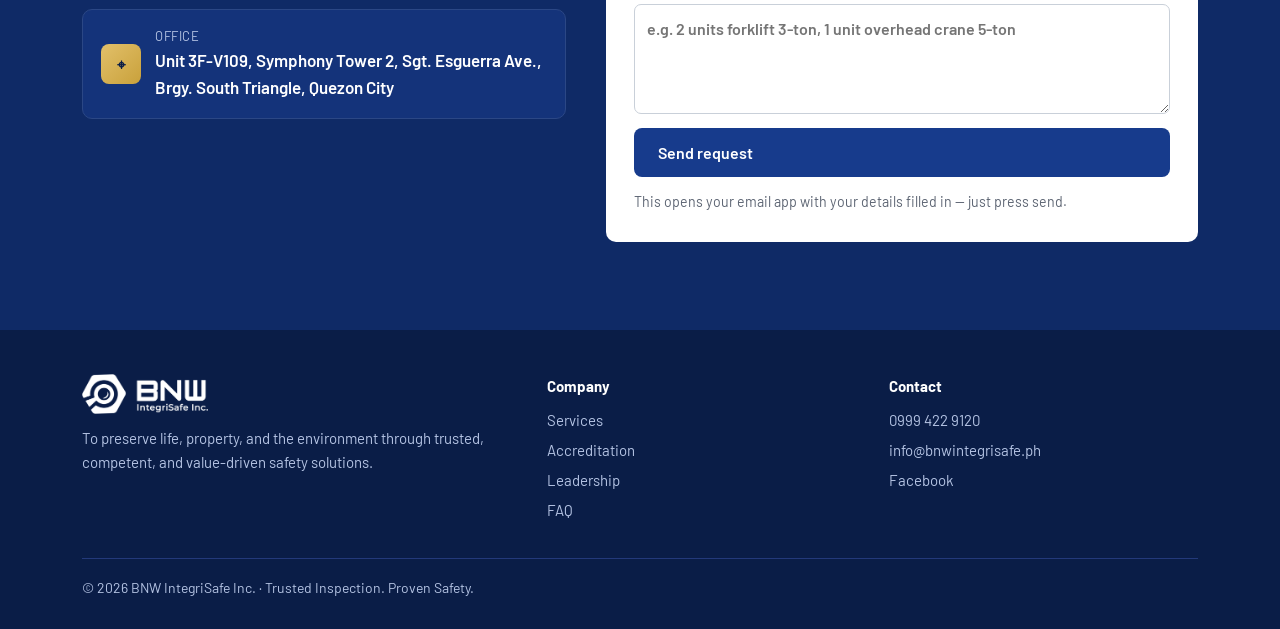
<file: index_1.html>
<!DOCTYPE html>
<html lang="en">
<head>
<meta charset="UTF-8">
<meta name="viewport" content="width=device-width, initial-scale=1">
<title>BNW IntegriSafe Inc. | DOLE-Accredited Inspection, Testing &amp; Certification</title>
<meta name="description" content="DOLE-OSHC accredited testing organization based in Quezon City. Heavy equipment and lifting inspection, load testing, NDT (UTG, PT, MPI), hydrostatic testing, PTO/CEI support, racking inspection, and safety training nationwide.">
<link rel="canonical" href="https://bnwintegrisafe.ph/">
<link rel="icon" href="images/favicon.png">
<link rel="apple-touch-icon" href="images/favicon.png">
<meta property="og:type" content="website">
<meta property="og:title" content="BNW IntegriSafe Inc. | Inspection, Testing &amp; Certification">
<meta property="og:description" content="DOLE-OSHC accredited, PME-led inspection and testing for heavy equipment, lifting gear, and pressure equipment. Nationwide.">
<meta property="og:image" content="https://bnwintegrisafe.ph/images/forklift-inspection.jpg">
<meta property="og:url" content="https://bnwintegrisafe.ph/">
<link rel="preconnect" href="https://fonts.googleapis.com">
<link rel="preconnect" href="https://fonts.gstatic.com" crossorigin>
<link href="https://fonts.googleapis.com/css2?family=Barlow:wght@400;500;600&family=Barlow+Condensed:wght@600;700&display=swap" rel="stylesheet">
<style>
:root{
  --ink:#15181d; --ink-2:#2e3440; --steel:#5d6573; --line:#dde2ea;
  --paper:#f4f6fa; --white:#ffffff;
  --blue:#173b8c; --blue-dark:#0f2a66; --blue-deep:#0a1d47;
  --gold:#c9a13b; --gold-light:#e2c06a;
  --radius:10px; --max:1160px;
}
*{box-sizing:border-box;margin:0;padding:0}
html{scroll-behavior:smooth;scroll-padding-top:80px}
body{font-family:"Barlow",system-ui,-apple-system,"Segoe UI",Arial,sans-serif;color:var(--ink);background:var(--white);line-height:1.6;font-size:17px}
img{max-width:100%;display:block}
a{color:inherit}
h1,h2,h3{font-family:"Barlow Condensed","Arial Narrow",Arial,sans-serif;line-height:1.1;letter-spacing:.2px}
h2{font-size:clamp(30px,4vw,42px);margin-bottom:12px;color:var(--blue-dark)}
.contact h2{color:#fff}
h3{font-size:22px}
.wrap{max-width:var(--max);margin:0 auto;padding:0 22px}
section{padding:88px 0}
.eyebrow{display:inline-block;font-weight:600;font-size:13px;letter-spacing:1.6px;text-transform:uppercase;color:var(--gold);margin-bottom:10px}
.lead{color:var(--steel);max-width:640px;font-size:18px}
.btn{white-space:nowrap;display:inline-flex;align-items:center;gap:8px;padding:13px 22px;border-radius:8px;font-weight:600;text-decoration:none;border:2px solid transparent;cursor:pointer;font-size:16px;font-family:inherit;transition:transform .15s,background .15s}
.btn:hover{transform:translateY(-1px)}
.btn-gold{background:linear-gradient(135deg,var(--gold-light),var(--gold));color:var(--blue-deep)}
.btn-gold:hover{filter:brightness(1.05)}
.btn-ghost{border-color:var(--blue);color:var(--blue);background:transparent}
.btn-dark{background:var(--blue);color:var(--white)}

/* header */
header{position:sticky;top:0;z-index:50;background:rgba(255,255,255,.96);backdrop-filter:blur(6px);border-bottom:3px solid var(--gold)}
.nav{display:flex;align-items:center;justify-content:space-between;height:70px}
.nav img{height:48px;width:auto}
.nav ul{display:flex;gap:26px;list-style:none}
.nav ul a{text-decoration:none;font-weight:500;color:var(--ink-2)}
.nav ul a:hover{color:var(--blue)}
.nav .btn{padding:10px 18px}
.menu-btn{display:none;background:none;border:0;font-size:28px;cursor:pointer;color:var(--blue)}

/* hero */
.hero{background:var(--paper);padding:72px 0 80px}
.hero-grid{display:grid;grid-template-columns:1.05fr .95fr;gap:56px;align-items:center}
.badge{display:inline-flex;align-items:center;gap:8px;background:var(--blue);color:var(--white);font-size:13px;font-weight:600;letter-spacing:1px;text-transform:uppercase;padding:7px 14px;border-radius:99px;margin-bottom:22px}
.badge i{width:8px;height:8px;border-radius:50%;background:var(--gold-light);display:inline-block}
.hero h1{font-size:clamp(36px,4.6vw,56px);margin-bottom:18px;color:var(--blue-dark)}
.hero p{font-size:19px;color:var(--ink-2);max-width:560px;margin-bottom:30px}
.hero-ctas{display:flex;flex-wrap:wrap;gap:12px}
.hero-photo{position:relative}
.hero-photo img{border-radius:var(--radius);aspect-ratio:4/3.4;object-fit:cover;width:100%;box-shadow:0 24px 48px rgba(15,27,45,.18)}
.hero-photo figcaption{position:absolute;left:16px;bottom:16px;background:rgba(15,42,102,.88);color:#fff;font-size:14px;padding:6px 12px;border-radius:6px}

/* proof strip */
.proof{background:var(--blue);color:var(--white);padding:26px 0}
.proof-grid{display:grid;grid-template-columns:repeat(4,1fr);gap:20px}
.proof strong{display:block;font-family:"Barlow Condensed",Arial,sans-serif;font-size:21px;color:var(--gold-light)}
.proof span{font-size:14.5px;color:#d3dcf0}

/* services */
.cards{display:grid;grid-template-columns:repeat(4,1fr);gap:18px;margin-top:40px}
.card{border:1px solid var(--line);border-radius:var(--radius);padding:24px 22px;display:flex;flex-direction:column;gap:10px;background:var(--white);border-top:4px solid var(--blue)}
.card .art{margin:-24px -22px 6px;background:var(--paper);border-bottom:1px solid var(--line);aspect-ratio:240/140;display:block}
.card .art svg,.card .art img{width:100%;height:100%;display:block;object-fit:cover}
.card{overflow:hidden}
.card p{color:var(--steel);font-size:15.5px;flex:1}
.card .get{font-size:14px;color:var(--blue-dark);border-top:1px dashed var(--line);padding-top:10px}
.card .get b{font-weight:600}

/* process */
.process{background:var(--paper)}
.steps{display:grid;grid-template-columns:repeat(4,1fr);gap:18px;margin-top:40px;counter-reset:s}
.step{background:var(--white);border-radius:var(--radius);padding:26px 22px;border:1px solid var(--line)}
.step:before{counter-increment:s;content:"0" counter(s);font-family:"Barlow Condensed",Arial,sans-serif;font-weight:700;font-size:34px;color:var(--gold);display:block;margin-bottom:6px}
.step p{color:var(--steel);font-size:15.5px;margin-top:6px}

/* accreditation */
.acc-grid{display:grid;grid-template-columns:.8fr 1.2fr;gap:56px;align-items:center}
.acc-grid img{border-radius:var(--radius);border:1px solid var(--line);box-shadow:0 18px 40px rgba(15,27,45,.12)}
.facts{margin:24px 0;border-top:1px solid var(--line)}
.facts div{display:grid;grid-template-columns:170px 1fr;gap:12px;padding:12px 0;border-bottom:1px solid var(--line);font-size:16px}
.facts dt{color:var(--steel)}
.note{font-size:15px;color:var(--steel);background:var(--paper);padding:14px 16px;border-left:4px solid var(--gold);border-radius:4px}

/* toolkit */
.toolkit{background:var(--paper)}
.tools{display:grid;grid-template-columns:repeat(3,1fr);gap:18px;margin-top:40px}
.tool{background:var(--white);border-radius:var(--radius);overflow:hidden;border:1px solid var(--line)}
.tool img{width:100%;aspect-ratio:4/3;object-fit:cover}
.tool div{padding:16px 18px}
.tool p{color:var(--steel);font-size:15px;margin-top:4px}

/* team */
.team{display:grid;grid-template-columns:repeat(2,1fr);gap:18px;margin-top:40px;max-width:920px}
.creds{list-style:none;margin-top:10px;display:grid;gap:4px}
.creds li{font-size:14.5px;color:var(--ink-2);padding-left:18px;position:relative}
.creds li:before{content:"";position:absolute;left:0;top:9px;width:8px;height:8px;border-radius:2px;background:var(--gold)}
.person{border:1px solid var(--line);border-radius:var(--radius);padding:26px;display:flex;gap:18px;align-items:flex-start}
.avatar{flex:0 0 108px;width:108px;height:108px;border-radius:50%;object-fit:cover;background:#fff;border:3px solid var(--gold);box-shadow:0 6px 16px rgba(15,42,102,.15)}
.person p{color:var(--steel);font-size:15px}

/* faq */
.faq{background:var(--paper)}
.faq-list{margin-top:32px;max-width:820px}
details{background:var(--white);border:1px solid var(--line);border-radius:var(--radius);margin-bottom:10px}
summary{cursor:pointer;padding:18px 22px;font-weight:600;font-size:17px;list-style:none;display:flex;justify-content:space-between;gap:16px}
summary::-webkit-details-marker{display:none}
summary:after{content:"+";font-size:22px;line-height:1;color:var(--gold)}
details[open] summary:after{content:"–"}
details p{padding:0 22px 20px;color:var(--ink-2)}

/* contact */
.contact{background:var(--blue-dark);color:var(--white)}
.contact .lead{color:#d3dcf0}
.contact-grid{display:grid;grid-template-columns:.9fr 1.1fr;gap:40px;margin-top:40px}
.channels{display:grid;gap:12px;align-content:start}
.channel{display:flex;gap:14px;align-items:center;padding:16px 18px;border:1px solid #2b4785;border-radius:var(--radius);text-decoration:none;background:#14337a}
.channel:hover{border-color:var(--gold)}
.channel small{display:block;color:#b4c3e3;font-size:13px;letter-spacing:.5px;text-transform:uppercase}
.channel b{font-weight:600}
.ico{flex:0 0 40px;height:40px;border-radius:8px;background:linear-gradient(135deg,var(--gold-light),var(--gold));color:var(--blue-deep);display:grid;place-items:center;font-weight:700;font-size:15px}
form{background:var(--white);color:var(--ink);border-radius:var(--radius);padding:28px;display:grid;gap:14px}
form h3{font-size:26px}
.row{display:grid;grid-template-columns:1fr 1fr;gap:14px}
label{font-size:14px;font-weight:600;display:grid;gap:6px}
input,textarea,select{font:inherit;font-size:16px;padding:11px 12px;border:1px solid #c9d0d9;border-radius:7px;width:100%;color:var(--ink);background:#fff}
textarea{min-height:110px;resize:vertical}
form small{color:var(--steel)}

footer{background:var(--blue-deep);color:#b4c3e3;padding:44px 0 30px;font-size:15px}
.foot{display:grid;grid-template-columns:1.4fr 1fr 1fr;gap:32px}
.foot img{height:40px;width:auto;filter:invert(1);margin-bottom:12px}
.foot h4{color:#fff;font-size:15px;margin-bottom:10px}
.foot a{text-decoration:none;display:block;margin-bottom:6px}
.foot a:hover{color:#fff}
.copy{border-top:1px solid #23397a;margin-top:30px;padding-top:18px;font-size:14px}

@media(max-width:980px){
  .cards,.steps{grid-template-columns:repeat(2,1fr)}
  .proof-grid{grid-template-columns:repeat(2,1fr)}
  .team{grid-template-columns:1fr}
  .hero-grid,.acc-grid,.contact-grid{grid-template-columns:1fr;gap:36px}
  .acc-grid img{max-width:380px}
}
@media(max-width:860px){
  .menu-btn{display:block}
  .nav ul{display:none;position:absolute;top:70px;left:0;right:0;background:#fff;flex-direction:column;gap:0;border-bottom:1px solid var(--line)}
  .nav ul.open{display:flex}
  .nav ul a{display:block;padding:14px 22px;border-top:1px solid var(--line)}
  .nav .btn{display:none}
}
@media(max-width:600px){
  .person{flex-direction:column;align-items:flex-start}
  body{font-size:16px}
  section{padding:64px 0}
  .hero{padding:44px 0 56px}
  .cards,.steps,.tools,.row{grid-template-columns:1fr}
  .tools{grid-template-columns:1fr 1fr}
  .facts div{grid-template-columns:1fr;gap:2px}
  .foot{grid-template-columns:1fr}
  .hero-ctas .btn{flex:1;justify-content:center}
}
</style>
</head>
<body>

<header>
  <div class="wrap nav">
    <a href="#top" aria-label="BNW IntegriSafe home"><img src="images/logo-gold.png" alt="BNW IntegriSafe Inc."></a>
    <button class="menu-btn" aria-label="Menu" onclick="document.getElementById('menu').classList.toggle('open')">☰</button>
    <ul id="menu" onclick="this.classList.remove('open')">
      <li><a href="#services">Services</a></li>
      <li><a href="#process">How It Works</a></li>
      <li><a href="#accreditation">Accreditation</a></li>
      <li><a href="#team">Leadership</a></li>
      <li><a href="#faq">FAQ</a></li>
      <li><a href="#contact">Contact</a></li>
    </ul>
    <a class="btn btn-gold" href="#contact">Get a Quote</a>
  </div>
</header>

<main id="top">

<section class="hero">
  <div class="wrap hero-grid">
    <div>
      <span class="badge"><i></i>DOLE-OSHC Accredited Testing Organization</span>
      <h1>Inspection, testing, and certification for heavy equipment, lifting gear, and pressure equipment.</h1>
      <p>A PME-led team based in Quezon City, serving sites nationwide. We test, document, and certify your equipment so you can operate safely and stay DOLE-compliant.</p>
      <div class="hero-ctas">
        <a class="btn btn-gold" href="#contact">Request a Quote</a>
        <a class="btn btn-ghost" href="viber://chat?number=%2B639994229120">Viber Us</a>
      </div>
    </div>
    <figure class="hero-photo">
      <img src="images/forklift-inspection.jpg" alt="BNW IntegriSafe team on site with a crane during inspection">
      <figcaption>BNW team on site — crane inspection</figcaption>
    </figure>
  </div>
</section>

<div class="proof">
  <div class="wrap proof-grid">
    <div><strong>DOLE-OSHC Accredited</strong><span>Valid until August 2029</span></div>
    <div><strong>PME-Led</strong><span>Licensed Professional Mechanical Engineer</span></div>
    <div><strong>NDT Level 2</strong><span>UT · PT · MT practitioners</span></div>
    <div><strong>Nationwide</strong><span>We mobilize to your site</span></div>
  </div>
</div>

<section id="services">
  <div class="wrap">
    <span class="eyebrow">Services</span>
    <h2>What we inspect, test, and certify</h2>
    <p class="lead">One provider for your equipment compliance — from construction heavy equipment to boilers and warehouse racking.</p>
    <div class="cards">
      <article class="card"><div class="art"><img src="images/crane-inspection.jpg" alt="BNW inspector measuring a crane hook block on site" loading="lazy" width="720" height="420"></div><h3>Heavy Equipment Inspection</h3><p>Cranes, forklifts, excavators, payloaders, graders, and other construction heavy equipment.</p><div class="get"><b>You get:</b> test report and certificate</div></article>
      <article class="card"><div class="art"><img src="images/lift.jpg" alt="Overhead crane hook block" loading="lazy" width="720" height="420"></div><h3>Load Testing &amp; Lifting Gear</h3><p>Overhead cranes, hoists, chain blocks, and lifting accessories such as slings, shackles, and hooks.</p><div class="get"><b>You get:</b> load test report and certificate</div></article>
      <article class="card"><div class="art"><img src="images/utg-inspection.jpg" alt="BNW inspector performing ultrasonic thickness gauging on a pressure vessel" loading="lazy" width="720" height="420"></div><h3>Non-Destructive Testing</h3><p>Ultrasonic thickness gauging (UTG), penetrant testing (PT), and magnetic particle inspection (MPI) by Level 2 practitioners.</p><div class="get"><b>You get:</b> NDT report with readings and findings</div></article>
      <article class="card"><div class="art"><img src="images/hydrotest.jpg" alt="BNW hydrostatic test with a hand test pump at a boiler plant" loading="lazy" width="720" height="420"></div><h3>Hydrostatic Testing</h3><p>Pressure testing of vessels, piping, hoses, and fire lines to verify integrity and leak-tightness.</p><div class="get"><b>You get:</b> hydrostatic test report</div></article>
      <article class="card"><div class="art"><img src="images/pto.jpg" alt="Air receivers and compressed air system" loading="lazy" width="720" height="420"></div><h3>DOLE PTO / CEI Support</h3><p>Testing and documentation for boilers, pressure vessels, air receivers, gensets, and power piping.</p><div class="get"><b>You get:</b> test results and documents for your DOLE application</div></article>
      <article class="card"><div class="art"><img src="images/rack.jpg" alt="Warehouse pallet racking" loading="lazy" width="720" height="420"></div><h3>Storage Racking Inspection</h3><p>Checks on warehouse pallet racking for damage, overloading, and safe installation.</p><div class="get"><b>You get:</b> inspection report with recommendations</div></article>
      <article class="card"><div class="art"><img src="images/training-bnw.jpg?v=2" alt="BNW safety training session with workers" loading="lazy" width="720" height="420"></div><h3>Safety Training</h3><p>Practical courses for workers and supervisors, onsite or online — including confined space and hydrostatic testing.</p><div class="get"><b>You get:</b> certificate of completion</div></article>
      <article class="card"><div class="art"><img src="images/consult.jpg" alt="Inspectors reviewing a checklist on site" loading="lazy" width="720" height="420"></div><h3>Engineering Consultancy</h3><p>Guidance on equipment safety, compliance gaps, and documentation from a licensed PME.</p><div class="get"><b>You get:</b> written findings and recommendations</div></article>
    </div>
  </div>
</section>

<section id="process" class="process">
  <div class="wrap">
    <span class="eyebrow">How it works</span>
    <h2>From inquiry to certificate in four steps</h2>
    <div class="steps">
      <div class="step"><h3>Send your equipment list</h3><p>Equipment type, capacity, quantity, and site location. Nameplate photos help.</p></div>
      <div class="step"><h3>Receive your quotation</h3><p>A clear quote covering scope, schedule, and mobilization.</p></div>
      <div class="step"><h3>On-site inspection &amp; testing</h3><p>Our team inspects and tests your equipment at your site.</p></div>
      <div class="step"><h3>Report &amp; certification</h3><p>You receive the signed report and, where applicable, the certificate.</p></div>
    </div>
  </div>
</section>

<section id="accreditation">
  <div class="wrap acc-grid">
    <img src="images/dole-accreditation-2029.jpg" alt="DOLE-OSHC Certificate of Accreditation of BNW IntegriSafe Inc. as Testing Organization for Construction Heavy Equipment" loading="lazy">
    <div>
      <span class="eyebrow">Accreditation</span>
      <h2>Accredited by DOLE&nbsp;– Occupational Safety and Health Center</h2>
      <dl class="facts">
        <div><dt>Accreditation</dt><dd>Testing Organization for Construction Heavy Equipment</dd></div>
        <div><dt>Certificate No.</dt><dd>1410-26080226-0056</dd></div>
        <div><dt>Valid until</dt><dd>August 2, 2029</dd></div>
        <div><dt>Legal basis</dt><dd>DOLE D.O. 13, Section 10 (OSH in the Construction Industry)</dd></div>
      </dl>
      <p class="note">This accreditation covers the testing and certification of construction heavy equipment. Our other services are performed by our licensed engineers in line with applicable DOLE OSH standards.</p>
    </div>
  </div>
</section>

<section class="toolkit">
  <div class="wrap">
    <span class="eyebrow">Our toolkit</span>
    <h2>Testing instruments we bring to your site</h2>
    <div class="tools">
      <div class="tool"><img src="images/equipment/digital-crane-scale.jpg" alt="Digital crane scale" loading="lazy"><div><h3>Digital Crane Scale</h3><p>Verifies applied test loads during crane and hoist load testing.</p></div></div>
      <div class="tool"><img src="images/equipment/hydraulic-toe-jack.jpg" alt="Hydrostatic test pump" loading="lazy"><div><h3>Hydrostatic Test Pump</h3><p>Pressurizes vessels, piping, and hoses for hydrostatic tests.</p></div></div>
      <div class="tool"><img src="images/equipment/pressure-gauge.jpg" alt="Test pressure gauges" loading="lazy"><div><h3>Test Pressure Gauges</h3><p>Reads and records pressure during hydrostatic and pneumatic testing.</p></div></div>
      <div class="tool"><img src="images/equipment/chain-sling.jpg" alt="Webbing sling and shackles" loading="lazy"><div><h3>Rigging for Load Tests</h3><p>Rated slings and shackles used to rig test loads safely.</p></div></div>
      <div class="tool"><img src="images/equipment/vernier-caliper.jpg" alt="Vernier caliper" loading="lazy"><div><h3>Vernier Caliper</h3><p>Measures wear on hooks, pins, sheaves, and lifting components.</p></div></div>
      <div class="tool"><img src="images/equipment/digital-clamp-meter.jpg" alt="Digital clamp meter" loading="lazy"><div><h3>Digital Clamp Meter</h3><p>Checks electrical readings on hoists, cranes, and equipment controls.</p></div></div>
    </div>
  </div>
</section>

<section id="team">
  <div class="wrap">
    <span class="eyebrow">Leadership</span>
    <h2>Led by its founders</h2>
    <p class="lead">BNW is run by the people who do the work. Every job is led and reviewed by a founder whose own credentials are on the line.</p>
    <div class="team">
      <div class="person"><img class="avatar" src="images/janjan.png" alt="Engr. Precioso G. Reyes Jr., PME" loading="lazy"><div><h3>Engr. Precioso G. Reyes Jr., PME</h3><p>Founder · President &amp; CEO</p><ul class="creds"><li>Licensed Professional Mechanical Engineer</li><li>DOLE-Accredited Safety Consultant (No. 1030-102124-OSHC-0607)</li><li>OSHC Authorized Inspector</li><li>NDT Level 2 — UT, PT, MT</li></ul></div></div>
      <div class="person"><img class="avatar" src="images/mark.png" alt="Mark B. Clave" loading="lazy"><div><h3>Mark B. Clave</h3><p>Co-Founder · VP for Operations</p><ul class="creds"><li>OSHC Authorized Inspector</li><li>NDT Level 2 — UT, PT, MT</li><li>TESDA NC II Heavy Equipment Operator</li></ul></div></div>
    </div>
  </div>
</section>

<section id="faq" class="faq">
  <div class="wrap">
    <span class="eyebrow">FAQ</span>
    <h2>Common questions</h2>
    <div class="faq-list">
      <details><summary>Does our construction heavy equipment need DOLE testing and certification?</summary><p>Yes. Under DOLE Department Order No. 13, Section 10, heavy equipment used in construction must be tested and certified by a DOLE-accredited testing organization. BNW IntegriSafe is accredited by DOLE-OSHC for this.</p></details>
      <details><summary>Do boilers and air receivers need a Permit to Operate?</summary><p>Generally, yes. Under the Occupational Safety and Health Standards (Rule 1160 for boilers and Rule 1170 for unfired pressure vessels such as air receivers), these require inspection and a Permit to Operate from DOLE. We perform the testing and prepare the supporting documents for your application.</p></details>
      <details><summary>What do you need from us to prepare a quote?</summary><p>The equipment type, capacity, quantity, site location, and your target schedule. Photos of the nameplates help us quote faster and more accurately.</p></details>
      <details><summary>Do you serve sites outside Metro Manila?</summary><p>Yes. We mobilize nationwide. Travel and mobilization are included in your quotation based on the site location.</p></details>
      <details><summary>What will we receive after the inspection?</summary><p>A signed inspection or test report for each item, and a certificate where applicable. For PTO and CEI work, we also provide the documents needed for your DOLE application.</p></details>
    </div>
  </div>
</section>

<section id="contact" class="contact">
  <div class="wrap">
    <span class="eyebrow" style="color:var(--gold-light)">Contact</span>
    <h2>Get a quote for your equipment</h2>
    <p class="lead">Send us your equipment list and site location. The fastest way to reach us is Viber or a call.</p>
    <div class="contact-grid">
      <div class="channels">
        <a class="channel" href="viber://chat?number=%2B639994229120"><span class="ico">V</span><span><small>Viber</small><b>0999 422 9120</b></span></a>
        <a class="channel" href="tel:+639994229120"><span class="ico">☎</span><span><small>Call</small><b>0999 422 9120</b></span></a>
        <a class="channel" href="mailto:info@bnwintegrisafe.ph"><span class="ico">@</span><span><small>Email</small><b>info@bnwintegrisafe.ph</b></span></a>
        <a class="channel" href="https://www.facebook.com/profile.php?id=61588464467287" target="_blank" rel="noopener"><span class="ico">f</span><span><small>Facebook</small><b>BNW IntegriSafe Inc.</b></span></a>
        <a class="channel" href="https://www.google.com/maps/search/?api=1&query=Symphony+Tower+2+Sgt.+Esguerra+Avenue+South+Triangle+Quezon+City" target="_blank" rel="noopener"><span class="ico">⌖</span><span><small>Office</small><b>Unit 3F-V109, Symphony Tower 2, Sgt. Esguerra Ave., Brgy. South Triangle, Quezon City</b></span></a>
      </div>
      <form id="quote">
        <h3>Request a quote</h3>
        <div class="row">
          <label>Name<input name="name" required></label>
          <label>Company<input name="company" required></label>
        </div>
        <div class="row">
          <label>Mobile / Viber<input name="phone" required></label>
          <label>Site location<input name="site" placeholder="City / Province" required></label>
        </div>
        <label>Service needed
          <select name="service">
            <option>Heavy Equipment Inspection</option><option>Load Testing &amp; Lifting Gear</option>
            <option>Non-Destructive Testing (UTG / PT / MPI)</option><option>Hydrostatic Testing</option>
            <option>DOLE PTO / CEI Support</option><option>Storage Racking Inspection</option>
            <option>Safety Training</option><option>Engineering Consultancy</option><option>Other / Not sure</option>
          </select>
        </label>
        <label>Equipment list<textarea name="details" placeholder="e.g. 2 units forklift 3-ton, 1 unit overhead crane 5-ton" required></textarea></label>
        <button class="btn btn-dark" type="submit">Send request</button>
        <small>This opens your email app with your details filled in — just press send.</small>
      </form>
    </div>
  </div>
</section>

</main>

<footer>
  <div class="wrap">
    <div class="foot">
      <div>
        <img src="images/logo-wide.png" alt="BNW IntegriSafe Inc.">
        <p>To preserve life, property, and the environment through trusted, competent, and value-driven safety solutions.</p>
      </div>
      <div>
        <h4>Company</h4>
        <a href="#services">Services</a><a href="#accreditation">Accreditation</a><a href="#team">Leadership</a><a href="#faq">FAQ</a>
      </div>
      <div>
        <h4>Contact</h4>
        <a href="tel:+639994229120">0999 422 9120</a><a href="mailto:info@bnwintegrisafe.ph">info@bnwintegrisafe.ph</a><a href="https://www.facebook.com/profile.php?id=61588464467287" target="_blank" rel="noopener">Facebook</a>
      </div>
    </div>
    <div class="copy">© <span id="y">2026</span> BNW IntegriSafe Inc. · Trusted Inspection. Proven Safety.</div>
  </div>
</footer>

<script>
document.getElementById('y').textContent=new Date().getFullYear();
document.getElementById('quote').addEventListener('submit',function(e){
  e.preventDefault();
  var f=new FormData(this);
  var body='Name: '+f.get('name')+'\nCompany: '+f.get('company')+'\nMobile/Viber: '+f.get('phone')+'\nSite location: '+f.get('site')+'\nService: '+f.get('service')+'\n\nEquipment list:\n'+f.get('details');
  location.href='mailto:quotes@bnwintegrisafe.ph?subject='+encodeURIComponent('Quote request – '+f.get('company'))+'&body='+encodeURIComponent(body);
});
</script>
</body>
</html>
</file>
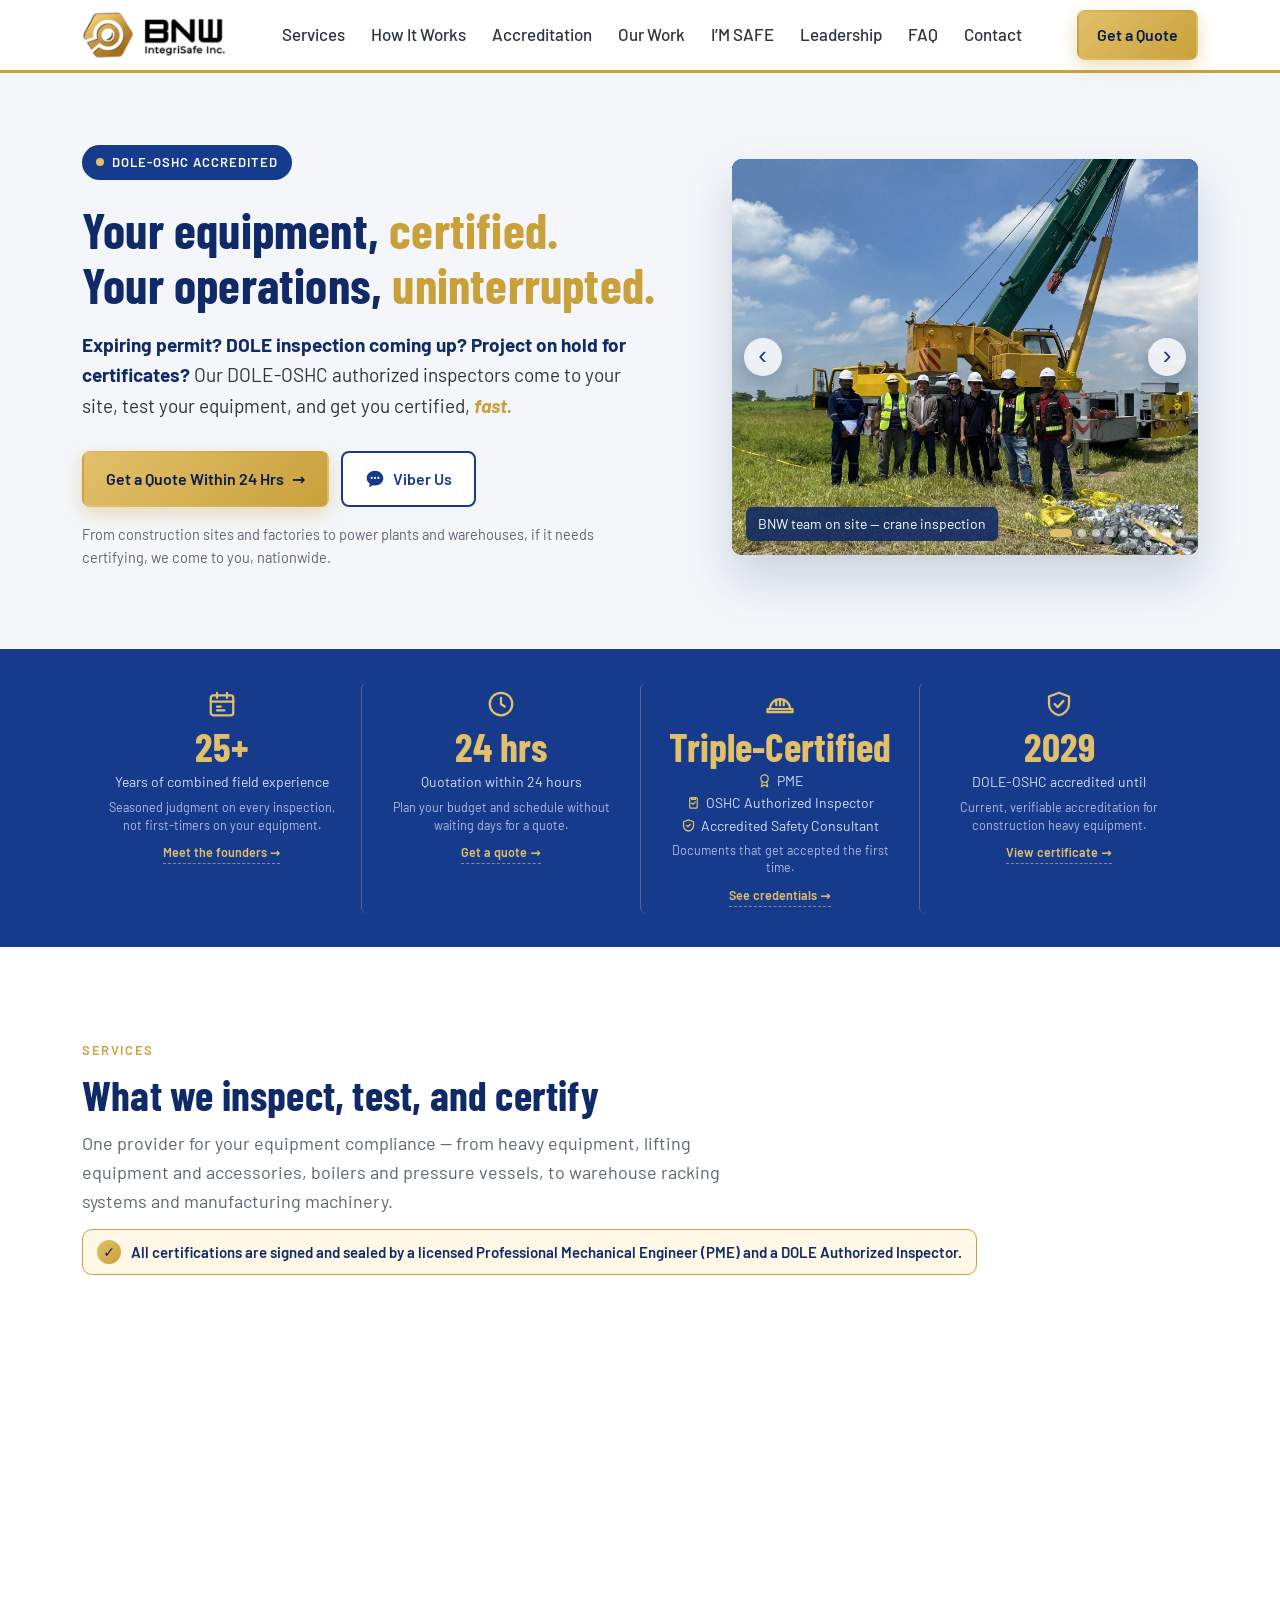
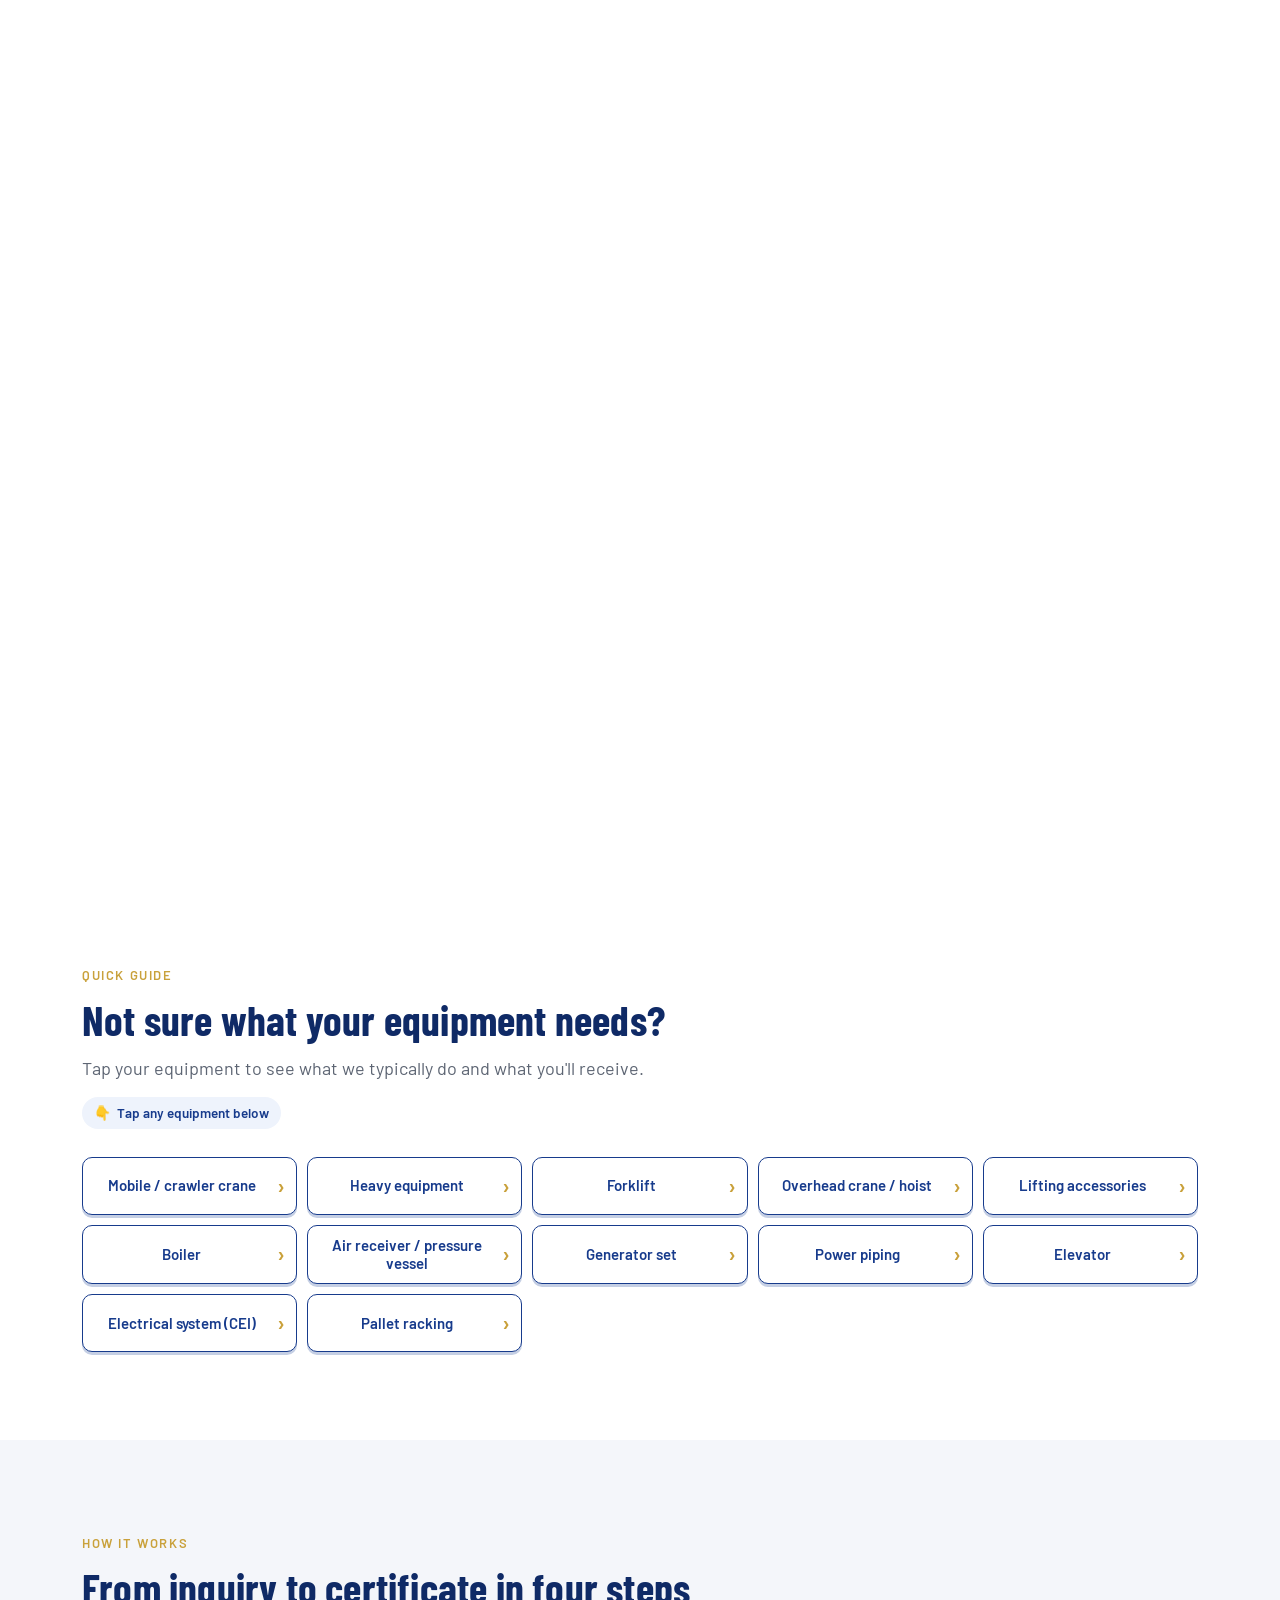
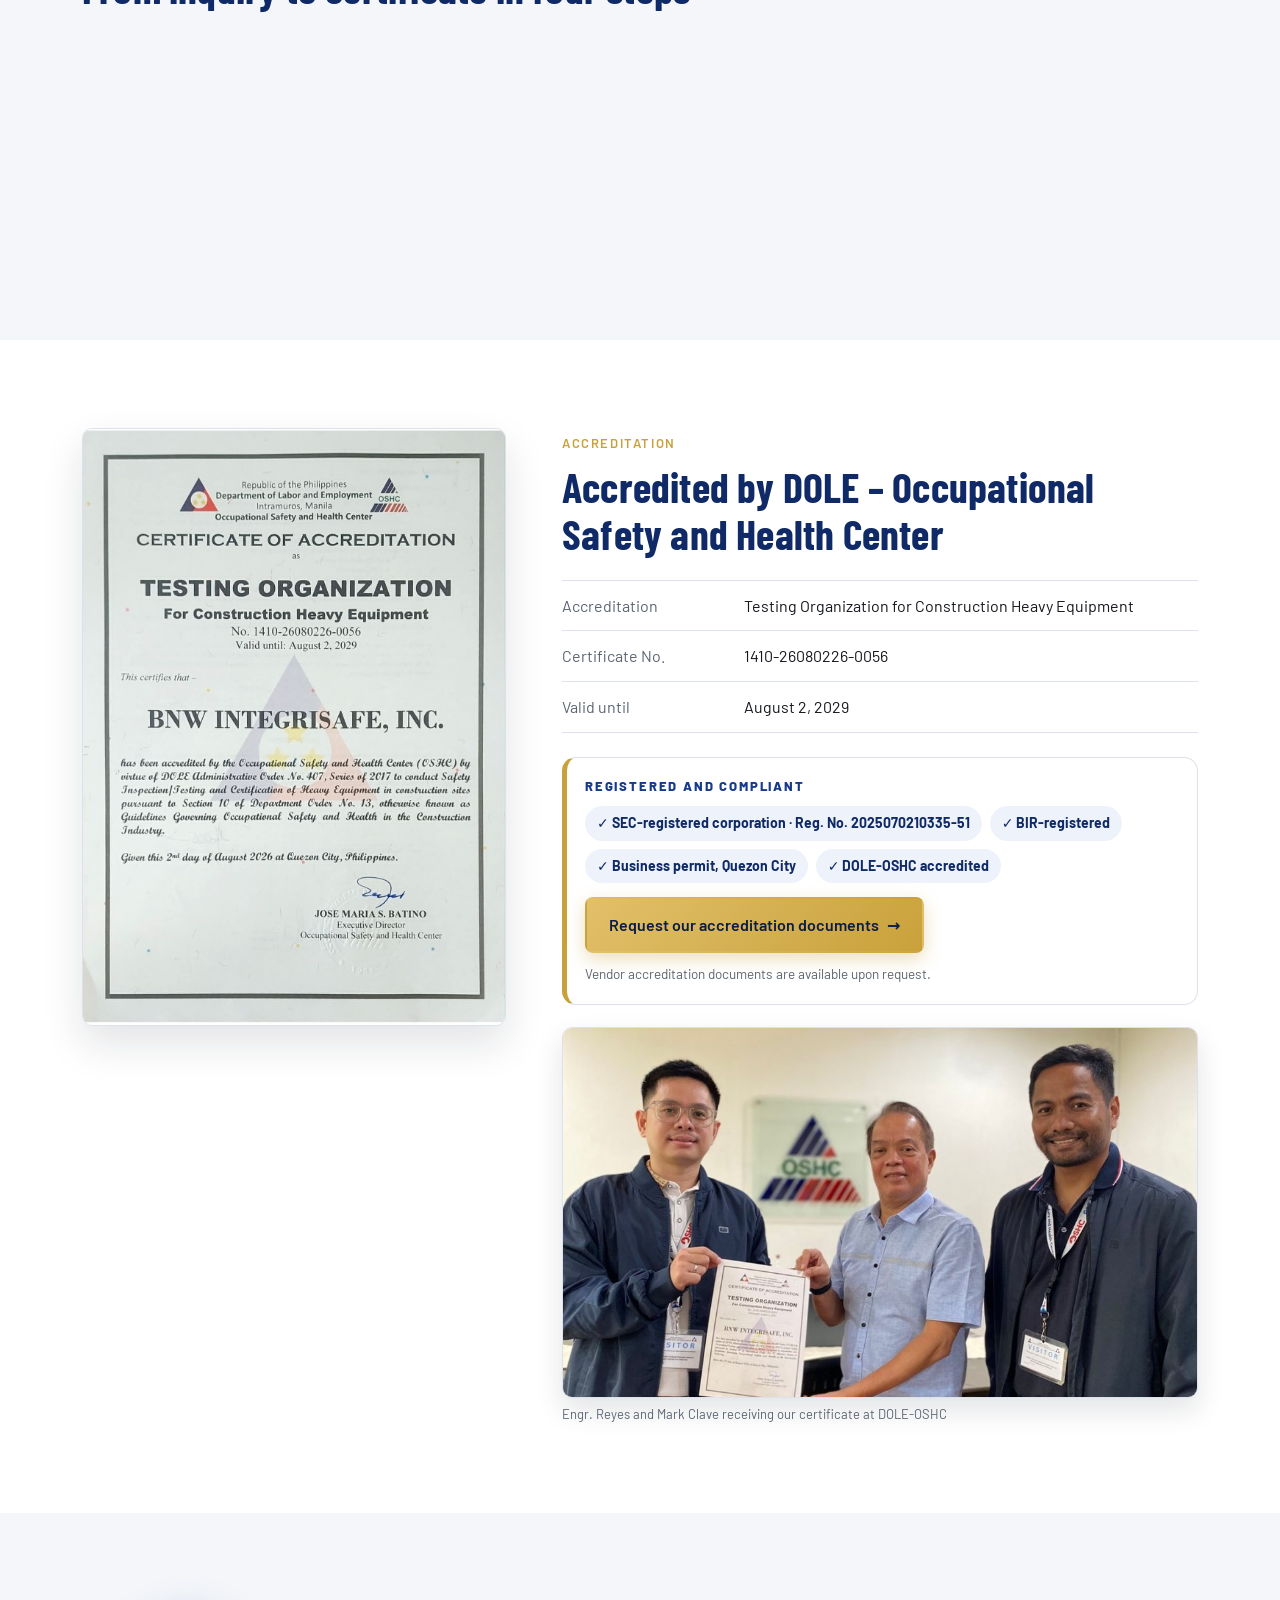
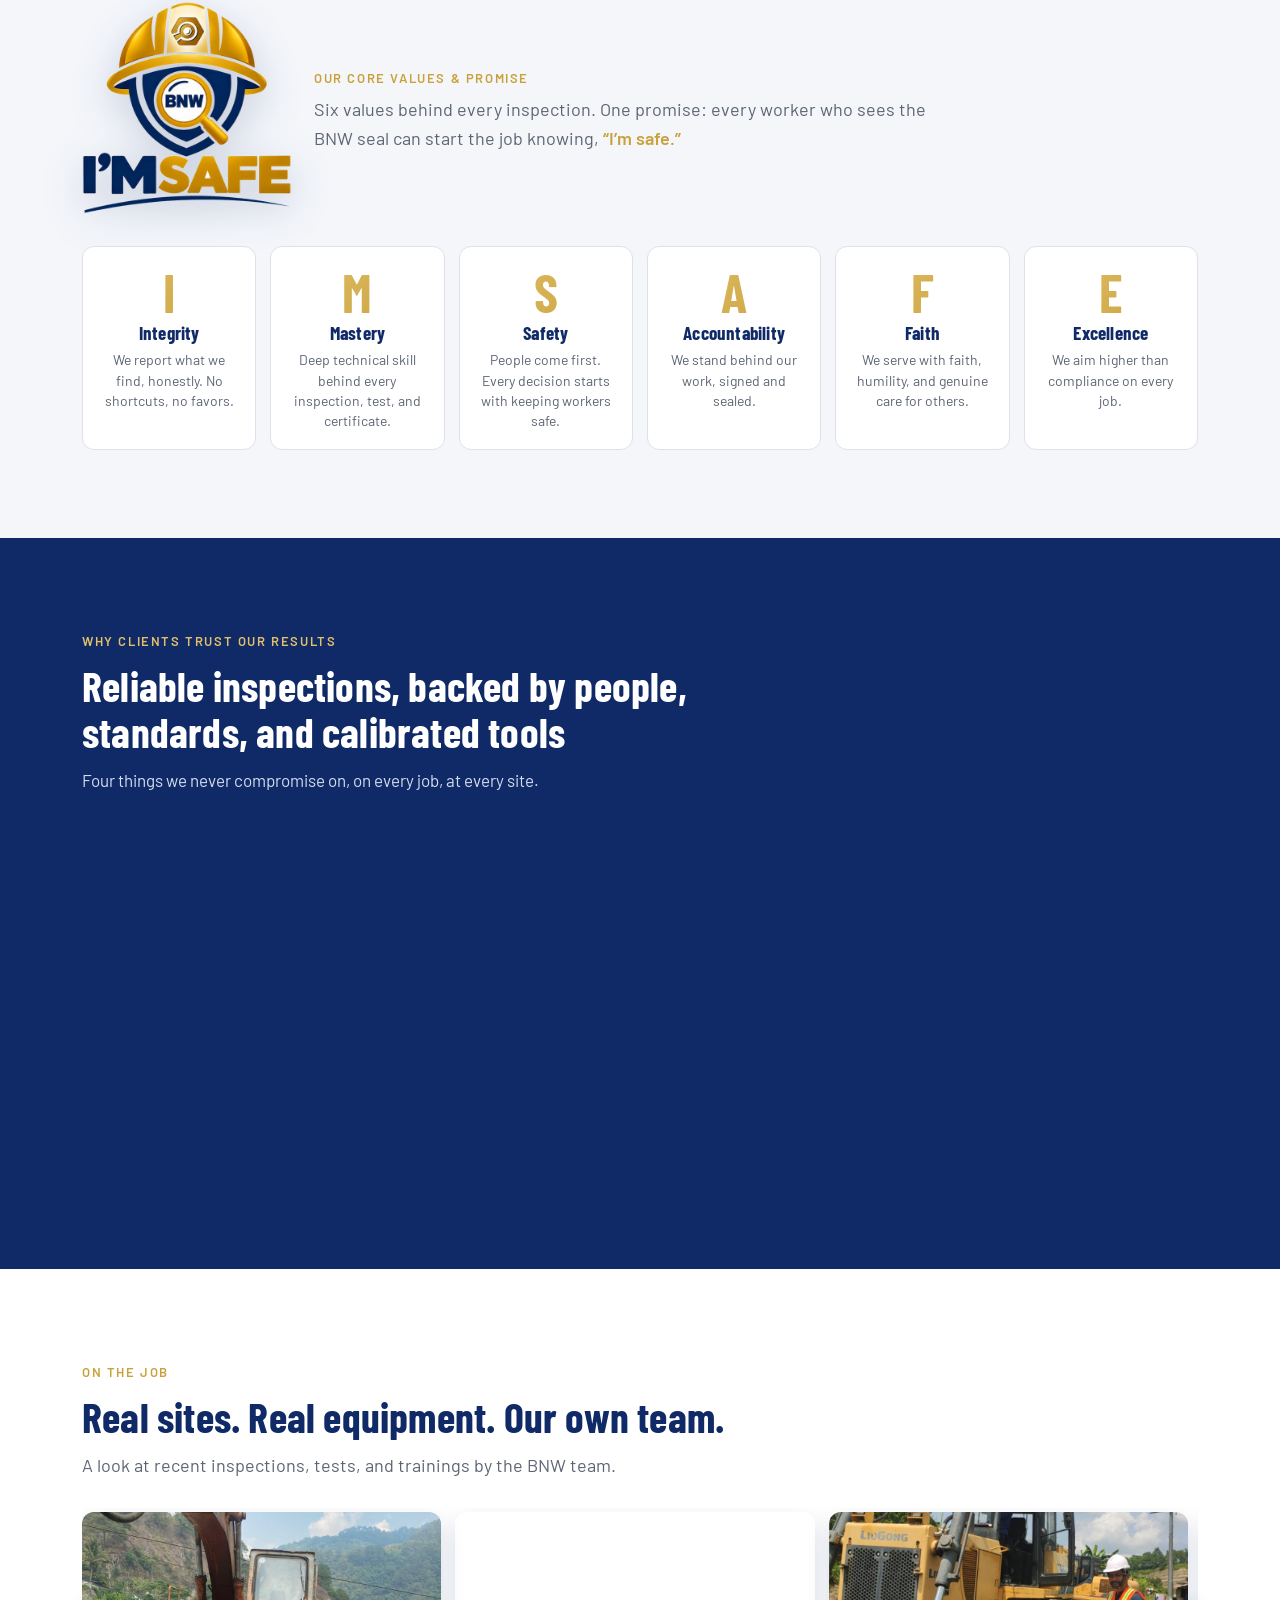
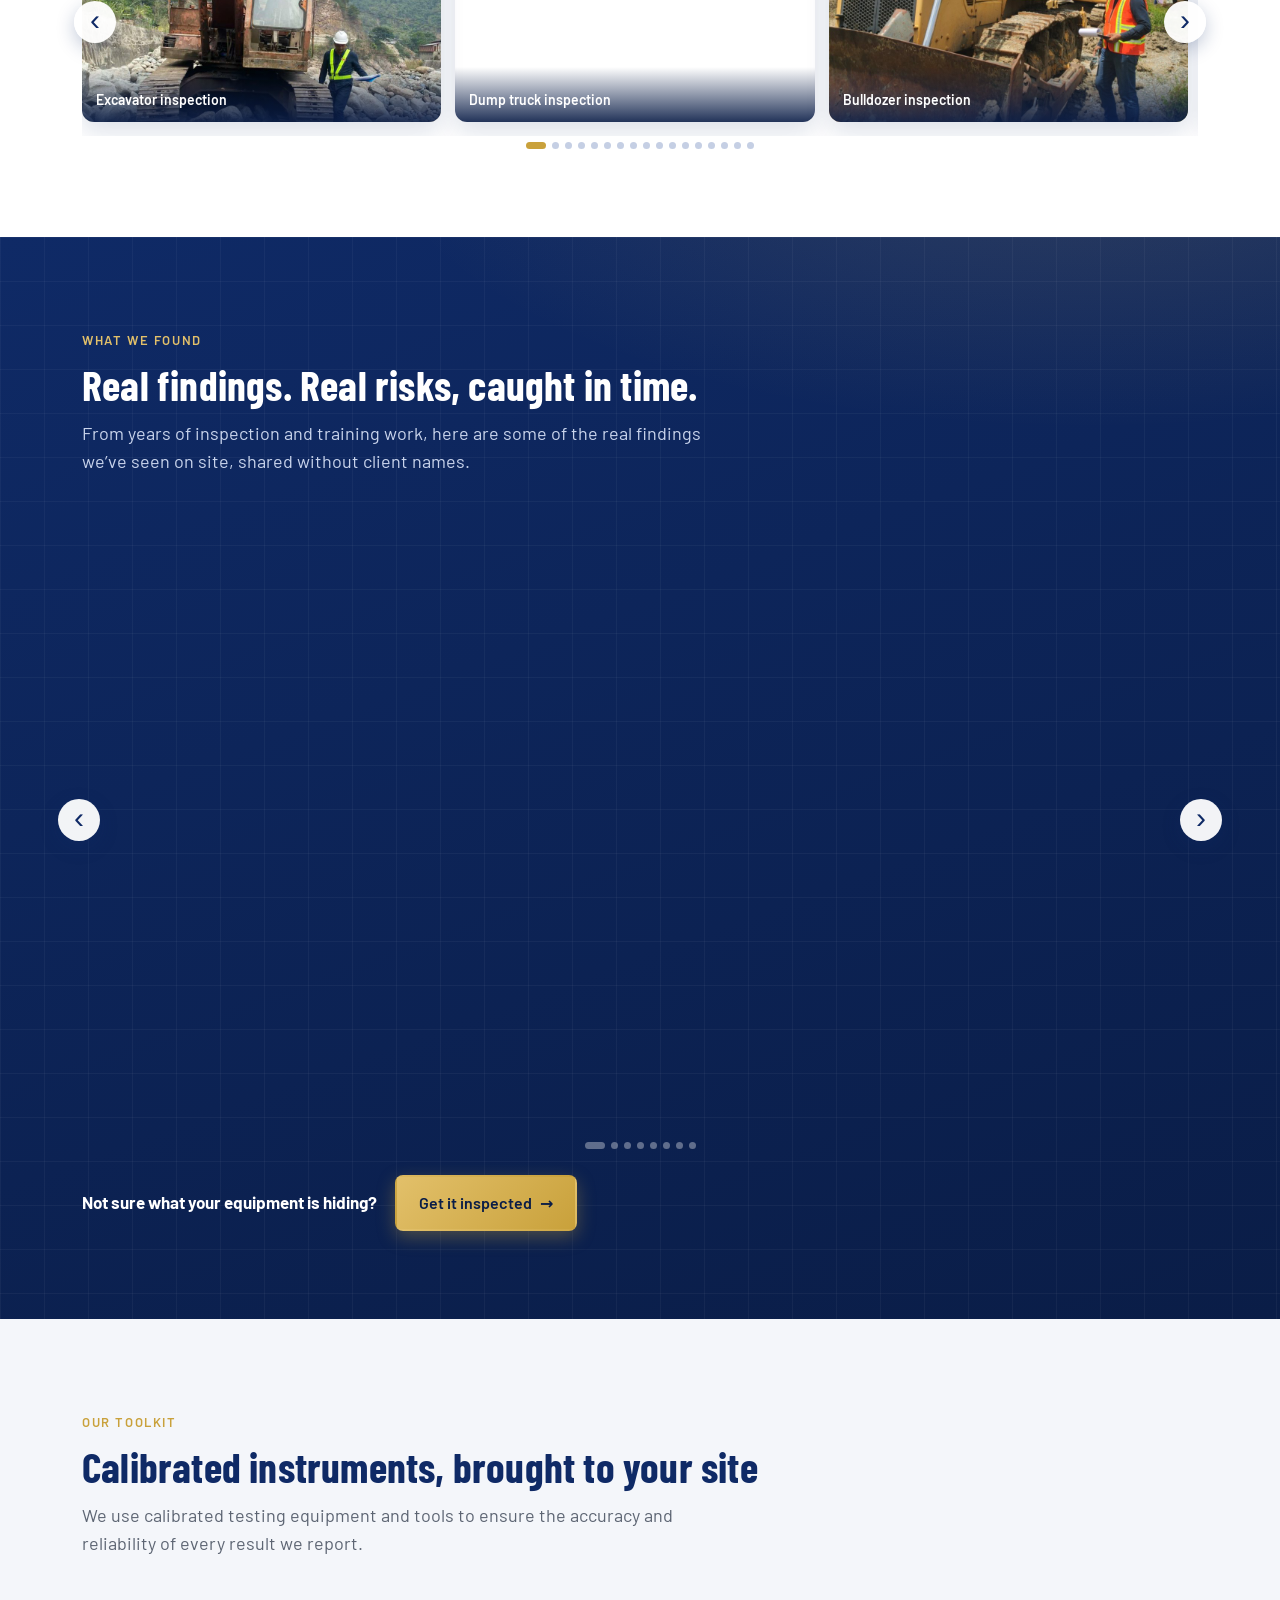
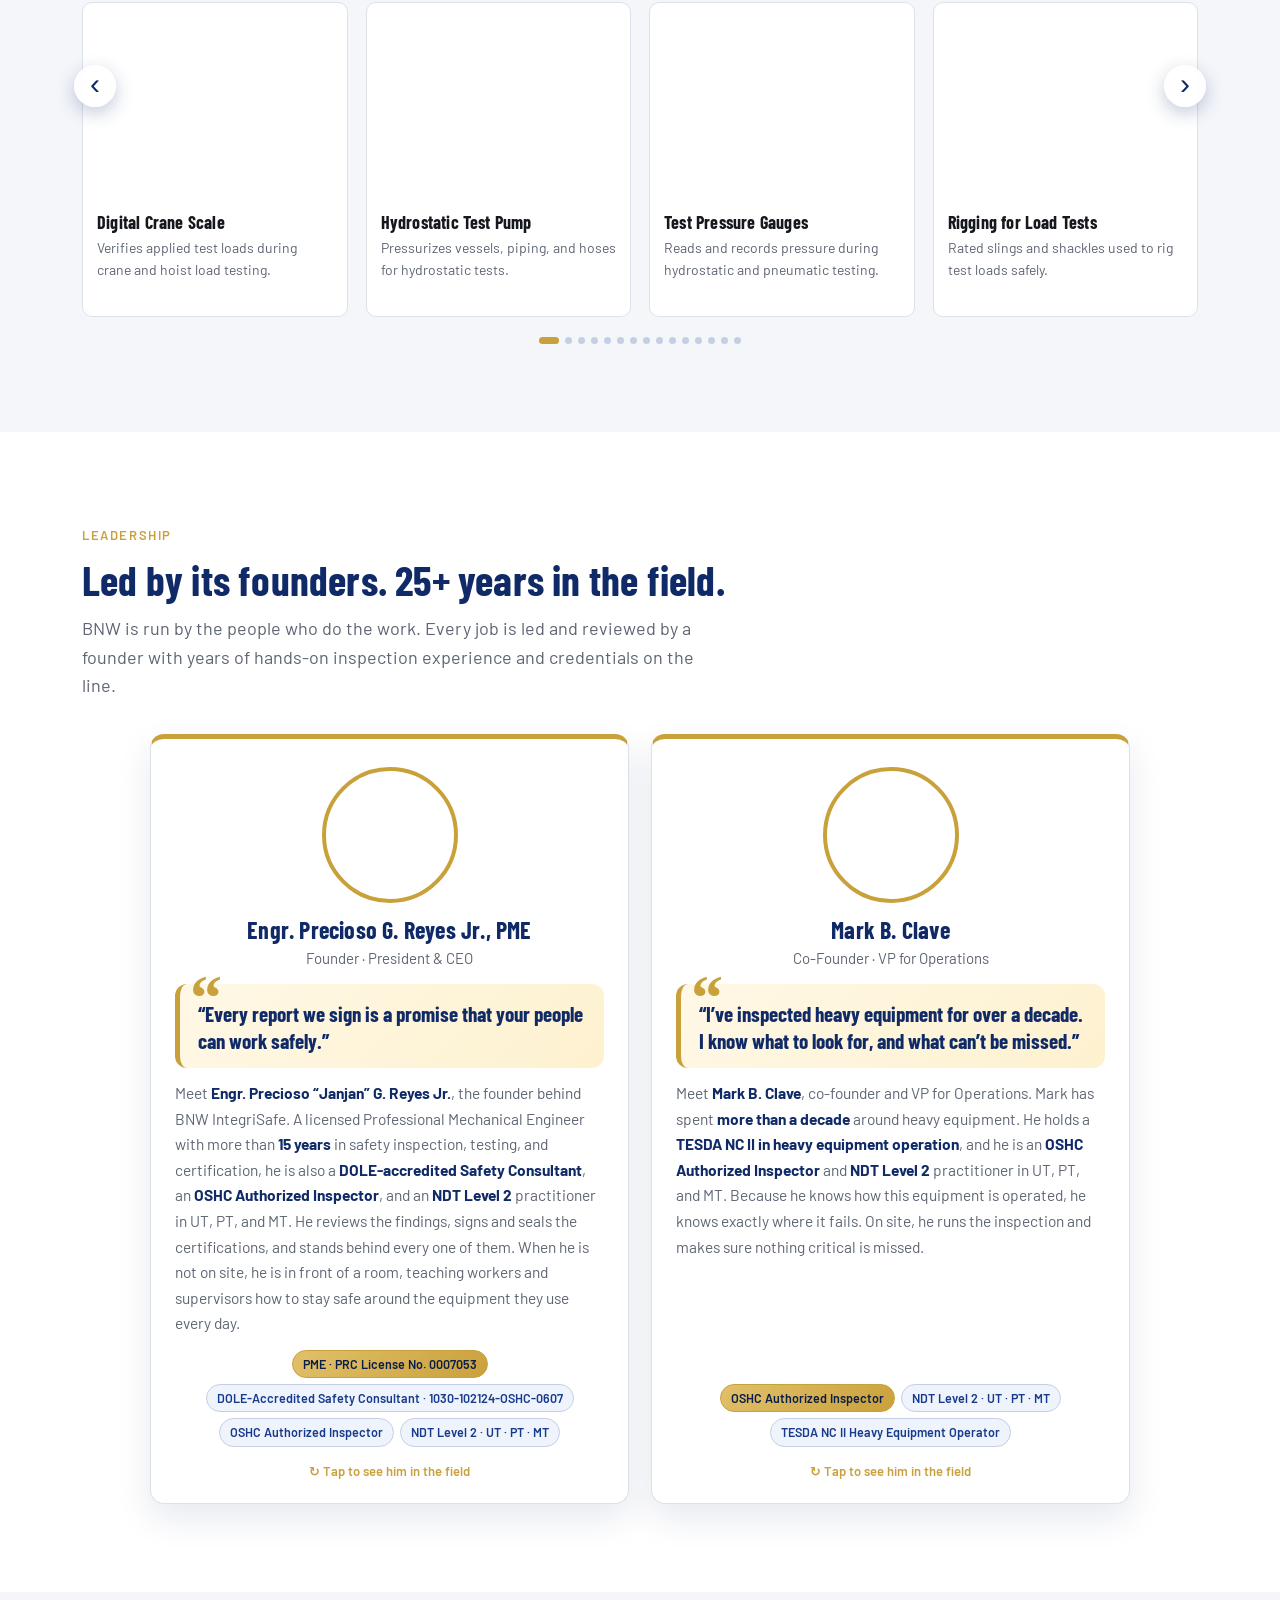
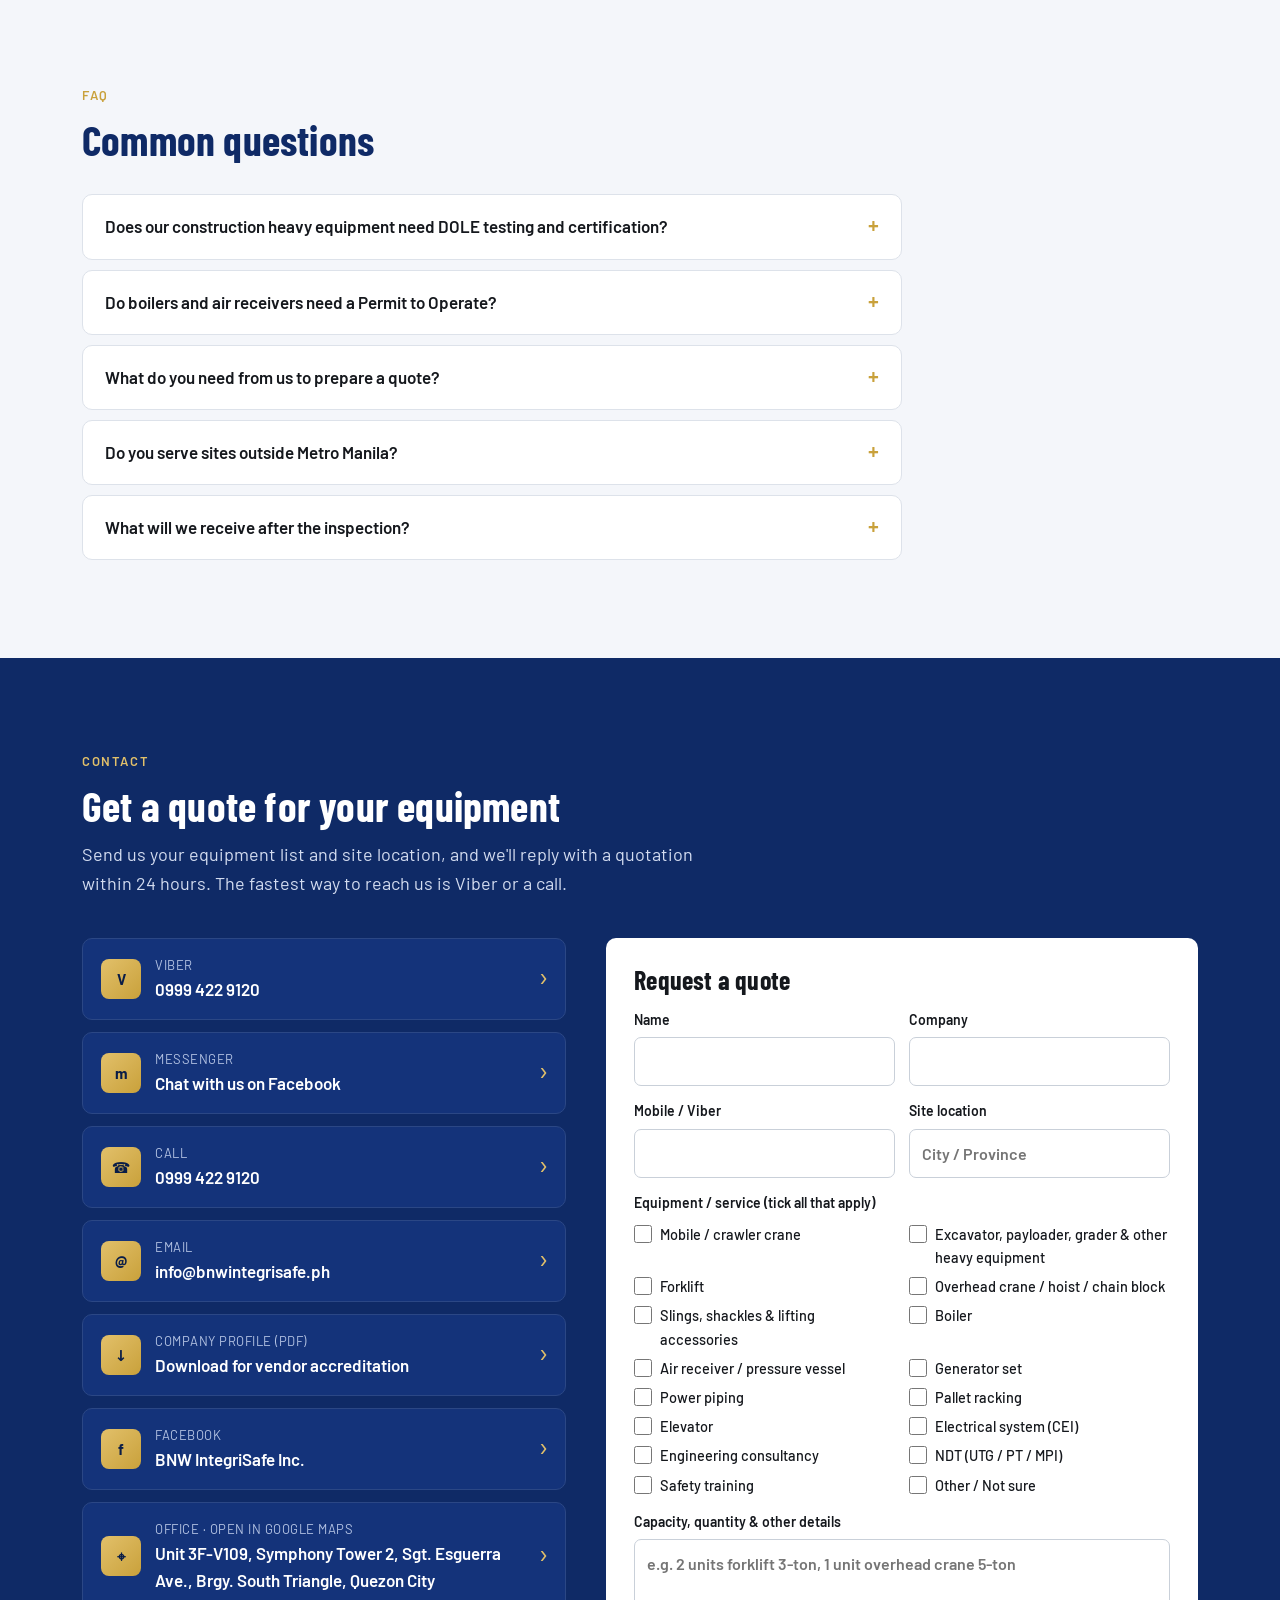
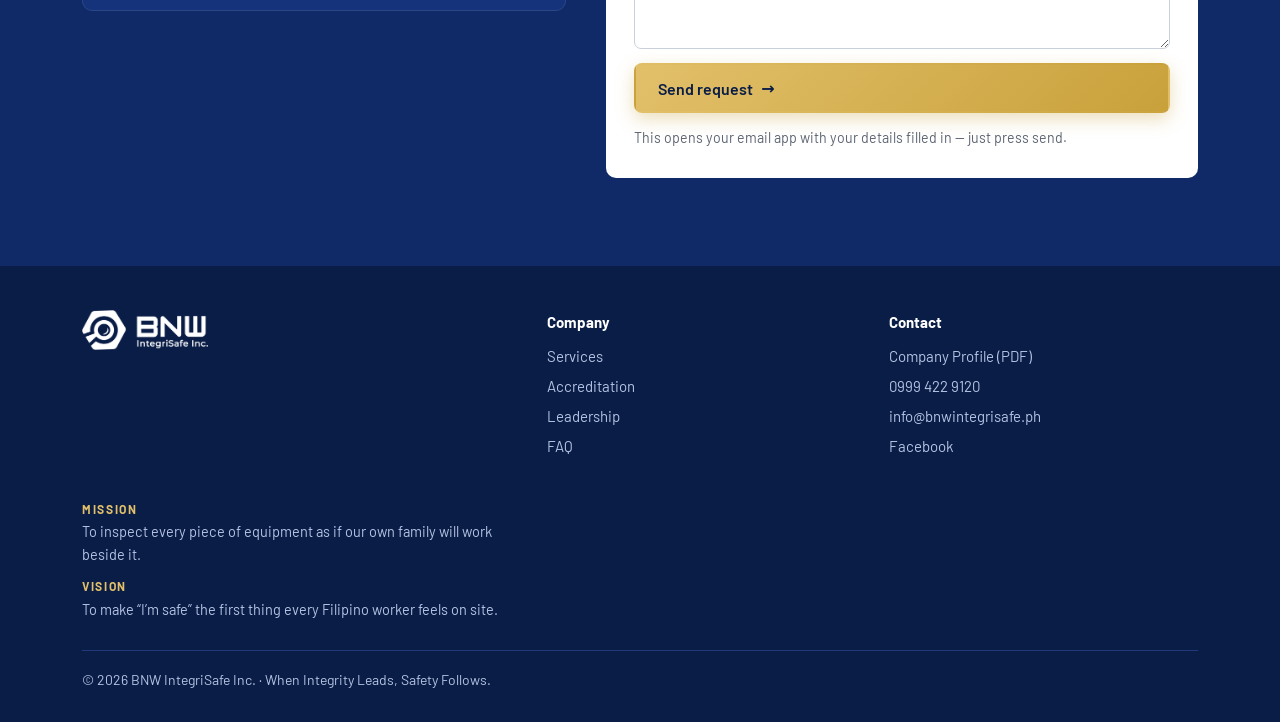
<file: services.html>
<!DOCTYPE html>
<html lang="en"><head><meta charset="UTF-8"><title>BNW IntegriSafe Inc.</title>
<meta http-equiv="refresh" content="0; url=index.html#services">
<link rel="canonical" href="https://bnwintegrisafe.ph/"></head>
<body><p><a href="index.html">Go to BNW IntegriSafe Inc.</a></p></body></html>
</file>
